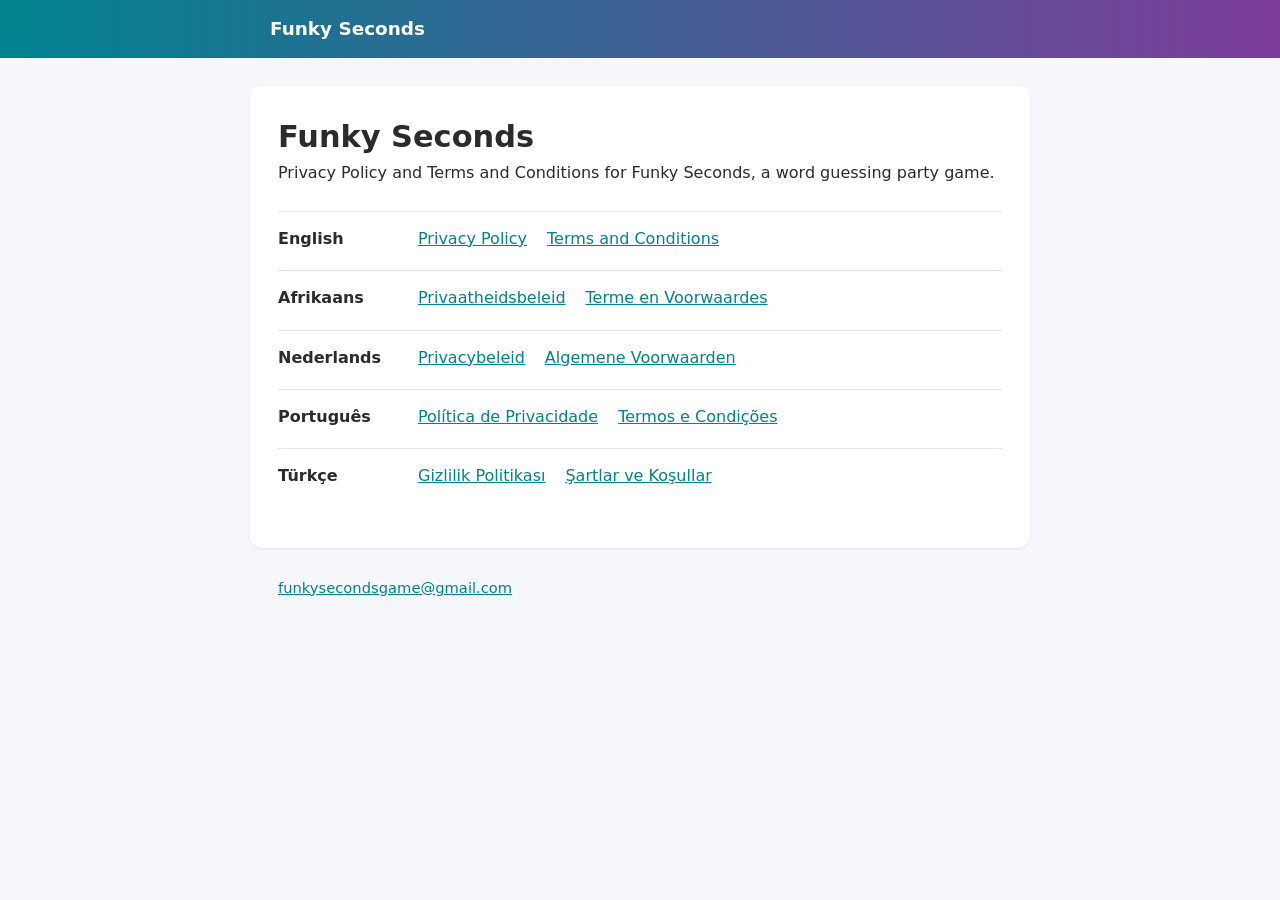
<file: index.html>
<!DOCTYPE html>
<html lang="en">
<head>
  <meta charset="utf-8">
  <meta name="viewport" content="width=device-width, initial-scale=1">
  <title>Funky Seconds – Privacy Policy and Terms and Conditions</title>
  <link rel="stylesheet" href="style.css">
</head>
<body>
  <header>
    <div class="bar">
      <a class="brand" href="./">Funky Seconds</a>
    </div>
  </header>
  <main>
    <h1>Funky Seconds</h1>
    <p>Privacy Policy and Terms and Conditions for Funky Seconds, a word guessing party game.</p>
    <ul class="language-list">
      <li lang="en">
        <span class="lang-name">English</span>
        <span class="doc-links">
          <a href="privacy/">Privacy Policy</a>
          <a href="terms/">Terms and Conditions</a>
        </span>
      </li>
      <li lang="af">
        <span class="lang-name">Afrikaans</span>
        <span class="doc-links">
          <a href="privacy/af/">Privaatheidsbeleid</a>
          <a href="terms/af/">Terme en Voorwaardes</a>
        </span>
      </li>
      <li lang="nl">
        <span class="lang-name">Nederlands</span>
        <span class="doc-links">
          <a href="privacy/nl/">Privacybeleid</a>
          <a href="terms/nl/">Algemene Voorwaarden</a>
        </span>
      </li>
      <li lang="pt">
        <span class="lang-name">Português</span>
        <span class="doc-links">
          <a href="privacy/pt/">Política de Privacidade</a>
          <a href="terms/pt/">Termos e Condições</a>
        </span>
      </li>
      <li lang="tr">
        <span class="lang-name">Türkçe</span>
        <span class="doc-links">
          <a href="privacy/tr/">Gizlilik Politikası</a>
          <a href="terms/tr/">Şartlar ve Koşullar</a>
        </span>
      </li>
    </ul>
  </main>
  <footer>
    <a href="mailto:funkysecondsgame@gmail.com">funkysecondsgame@gmail.com</a>
  </footer>
</body>
</html>
</file>
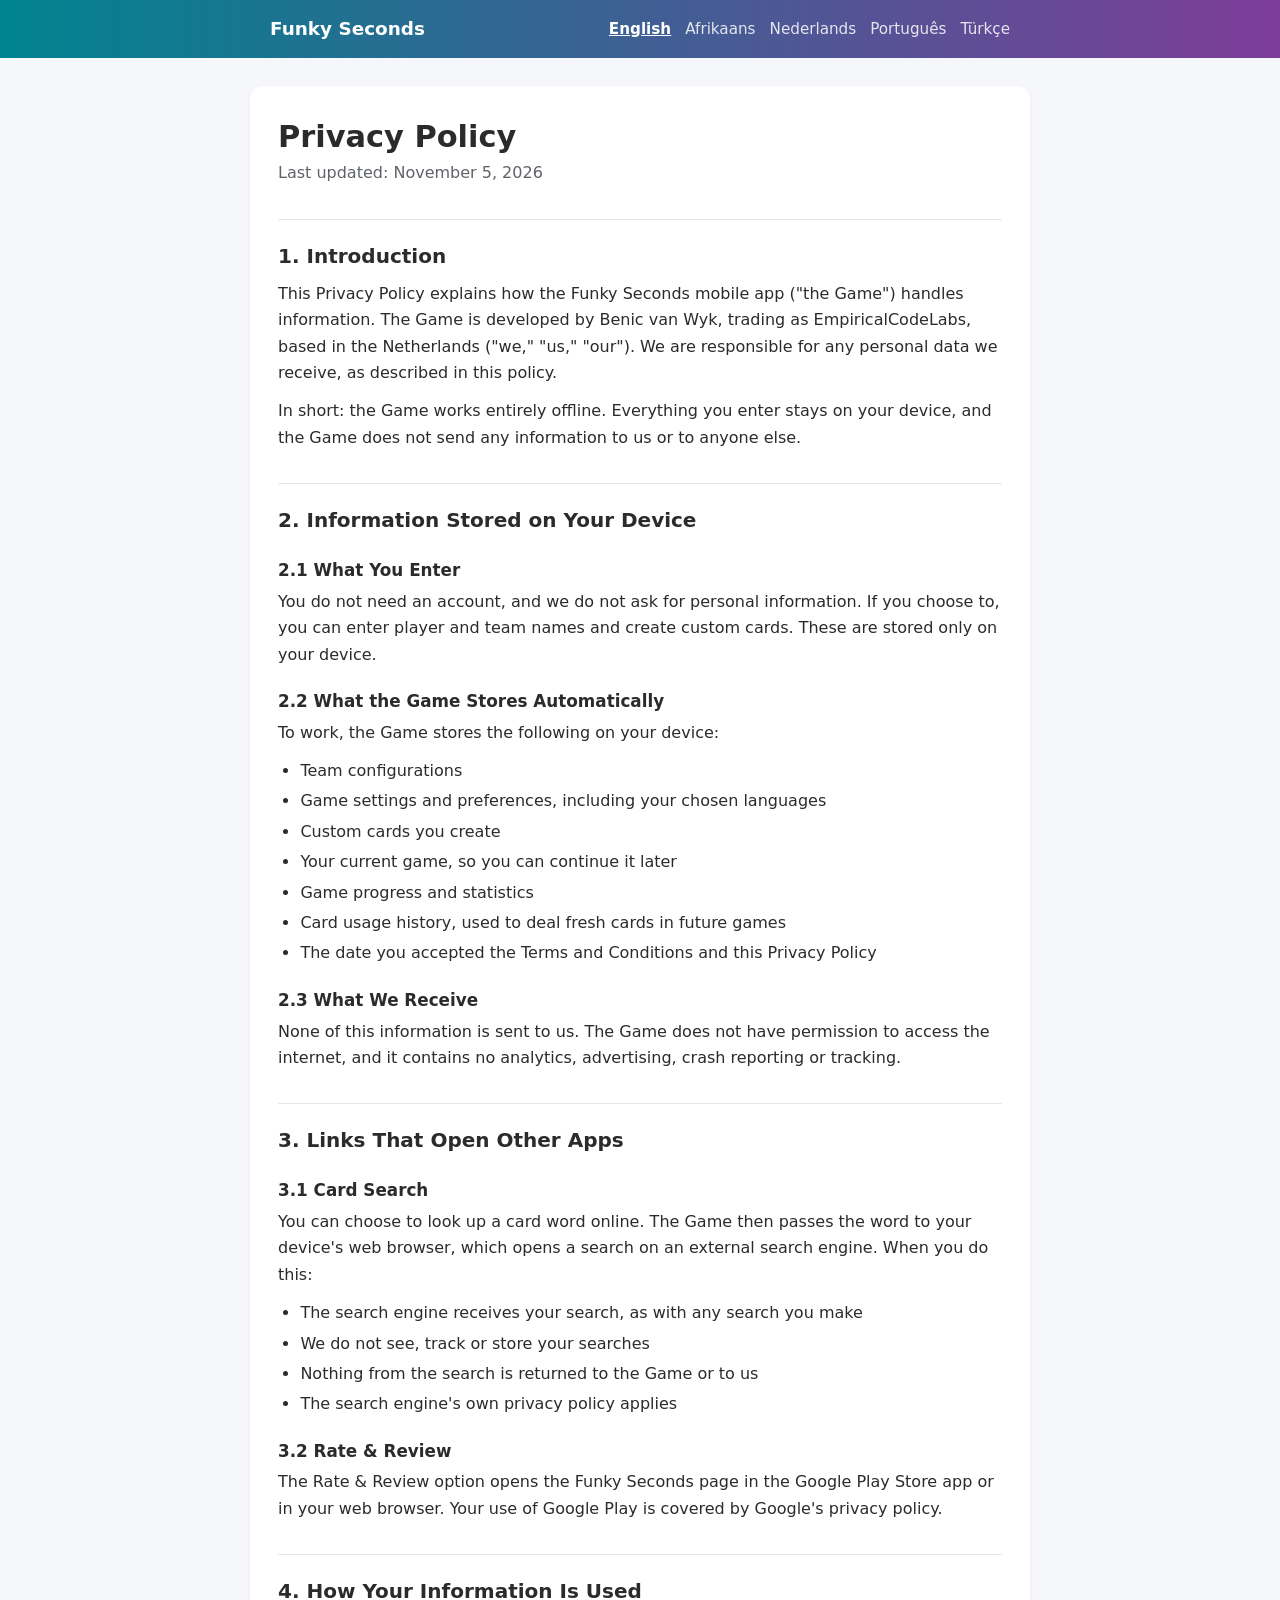
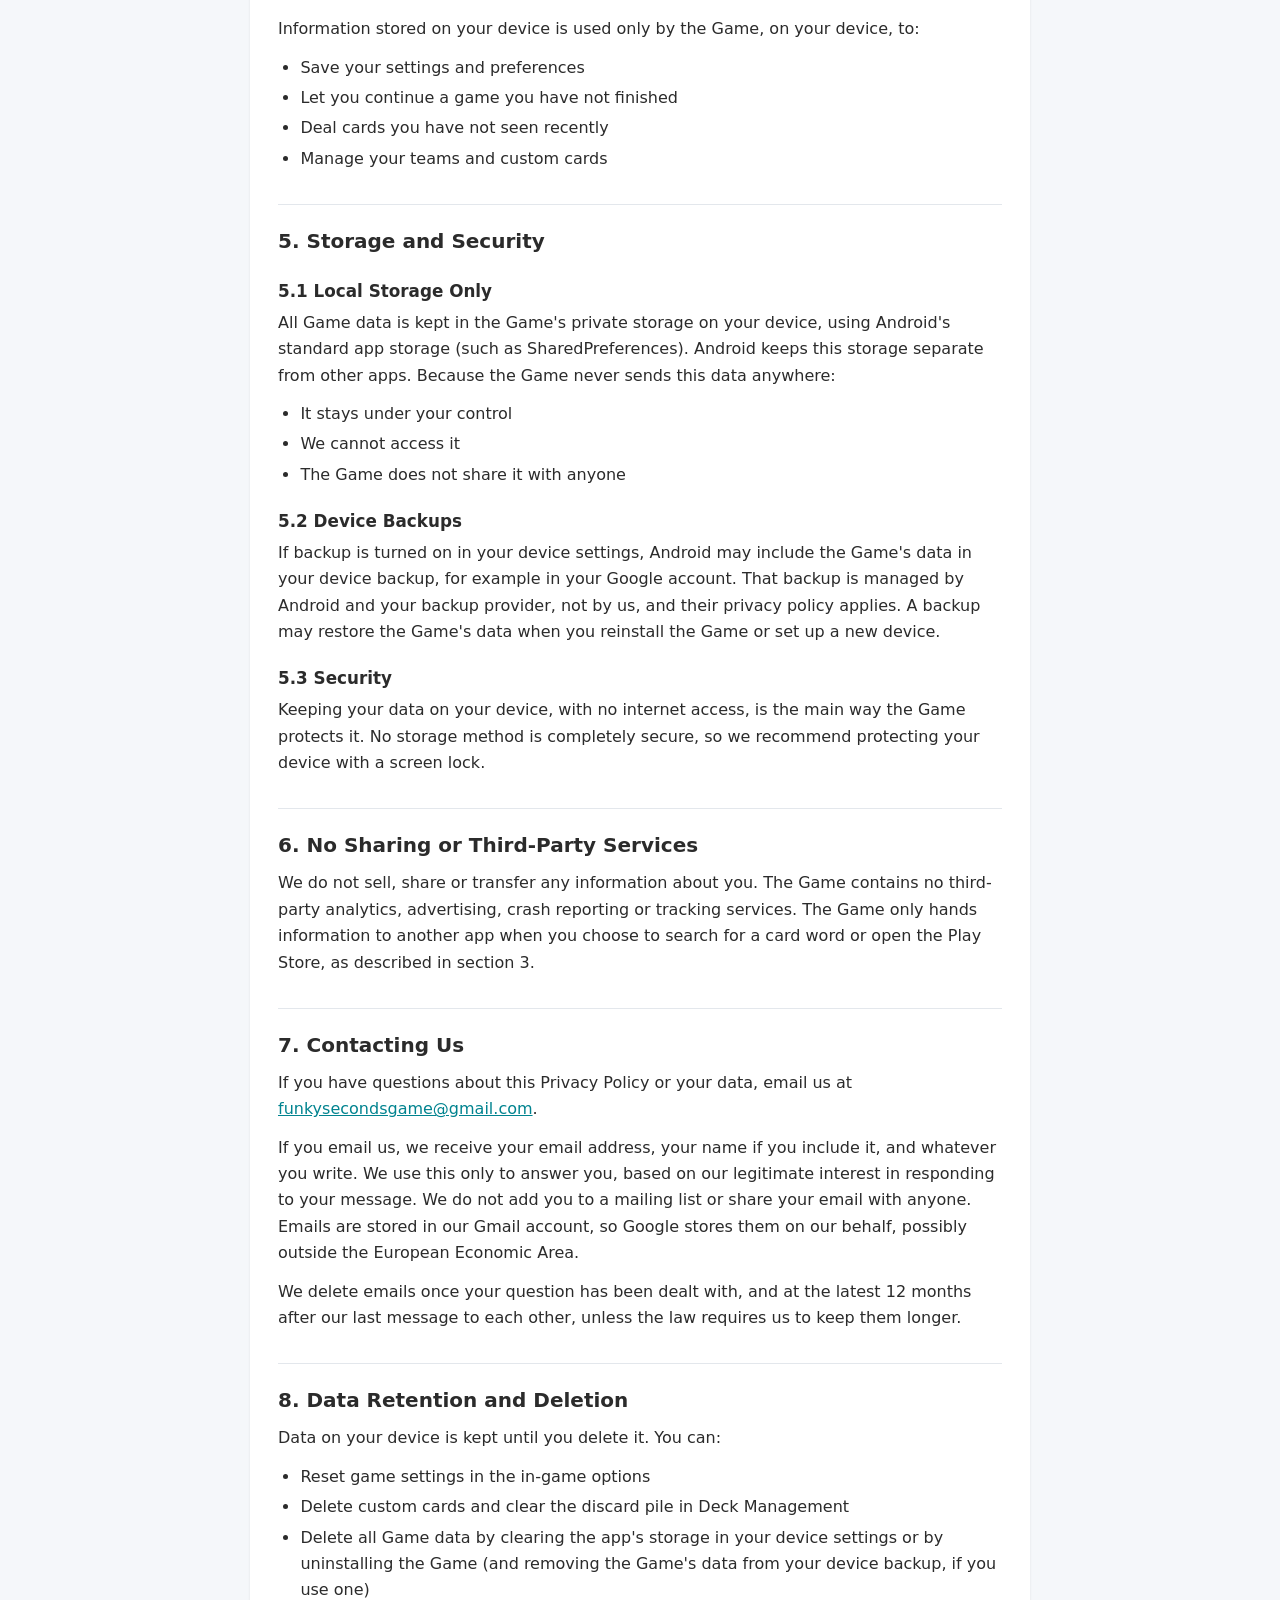
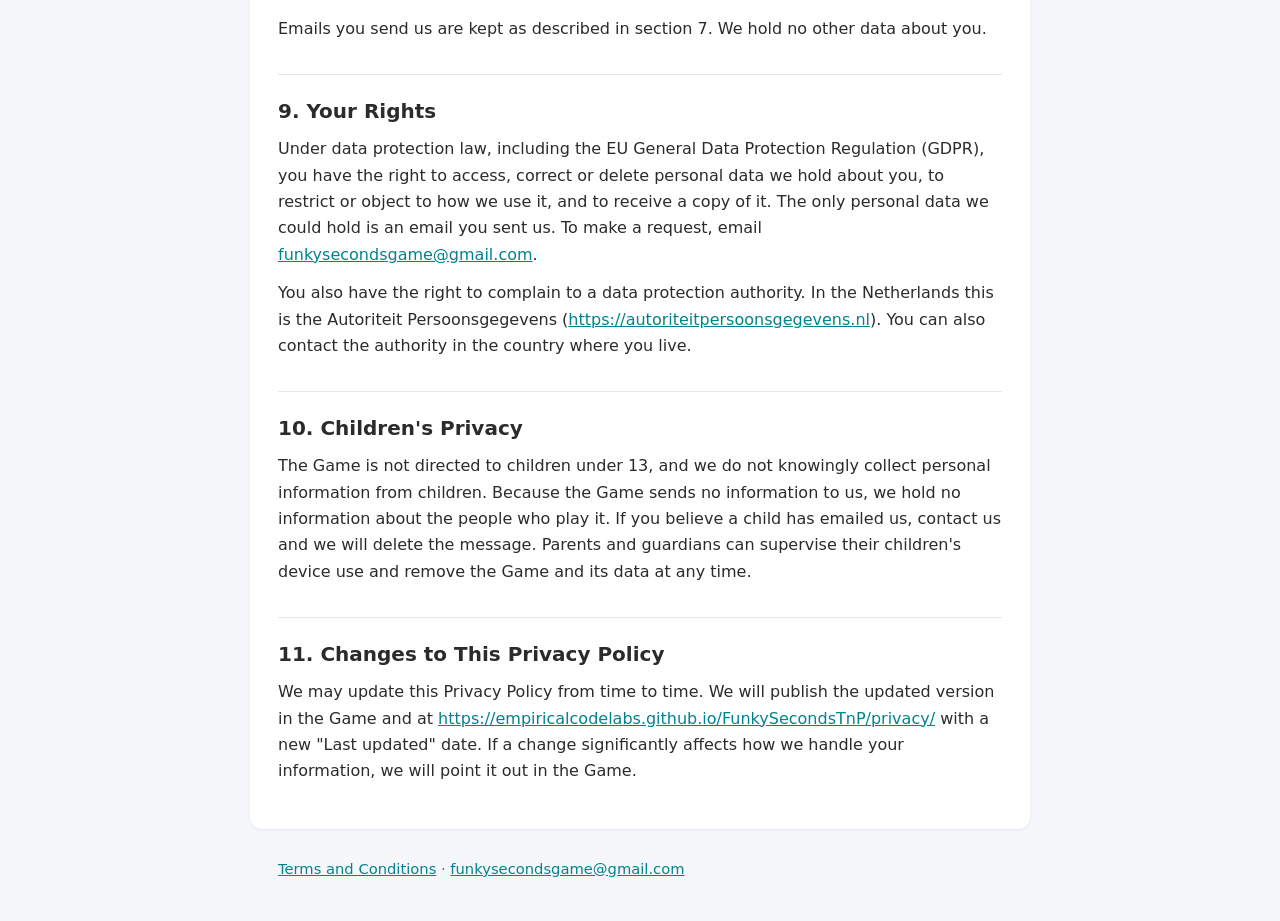
<file: privacy/index.html>
<!DOCTYPE html>
<html lang="en">
<head>
  <meta charset="utf-8">
  <meta name="viewport" content="width=device-width, initial-scale=1">
  <title>Privacy Policy – Funky Seconds</title>
  <link rel="stylesheet" href="../style.css">
</head>
<body>
  <header>
    <div class="bar">
      <a class="brand" href="../">Funky Seconds</a>
      <nav class="langs" aria-label="Language">
        <a href="../privacy/" lang="en" hreflang="en" aria-current="page">English</a>
        <a href="../privacy/af/" lang="af" hreflang="af">Afrikaans</a>
        <a href="../privacy/nl/" lang="nl" hreflang="nl">Nederlands</a>
        <a href="../privacy/pt/" lang="pt" hreflang="pt">Português</a>
        <a href="../privacy/tr/" lang="tr" hreflang="tr">Türkçe</a>
      </nav>
    </div>
  </header>
  <main>
    <h1>Privacy Policy</h1>
    <p class="updated">Last updated: November 5, 2026</p>
    <h2>1. Introduction</h2>
    <p>This Privacy Policy explains how the Funky Seconds mobile app ("the Game") handles information. The Game is developed by Benic van Wyk, trading as EmpiricalCodeLabs, based in the Netherlands ("we," "us," "our"). We are responsible for any personal data we receive, as described in this policy.</p>
    <p>In short: the Game works entirely offline. Everything you enter stays on your device, and the Game does not send any information to us or to anyone else.</p>
    <h2>2. Information Stored on Your Device</h2>
    <h3>2.1 What You Enter</h3>
    <p>You do not need an account, and we do not ask for personal information. If you choose to, you can enter player and team names and create custom cards. These are stored only on your device.</p>
    <h3>2.2 What the Game Stores Automatically</h3>
    <p>To work, the Game stores the following on your device:</p>
    <ul>
      <li>Team configurations</li>
      <li>Game settings and preferences, including your chosen languages</li>
      <li>Custom cards you create</li>
      <li>Your current game, so you can continue it later</li>
      <li>Game progress and statistics</li>
      <li>Card usage history, used to deal fresh cards in future games</li>
      <li>The date you accepted the Terms and Conditions and this Privacy Policy</li>
    </ul>
    <h3>2.3 What We Receive</h3>
    <p>None of this information is sent to us. The Game does not have permission to access the internet, and it contains no analytics, advertising, crash reporting or tracking.</p>
    <h2>3. Links That Open Other Apps</h2>
    <h3>3.1 Card Search</h3>
    <p>You can choose to look up a card word online. The Game then passes the word to your device's web browser, which opens a search on an external search engine. When you do this:</p>
    <ul>
      <li>The search engine receives your search, as with any search you make</li>
      <li>We do not see, track or store your searches</li>
      <li>Nothing from the search is returned to the Game or to us</li>
      <li>The search engine's own privacy policy applies</li>
    </ul>
    <h3>3.2 Rate &amp; Review</h3>
    <p>The Rate &amp; Review option opens the Funky Seconds page in the Google Play Store app or in your web browser. Your use of Google Play is covered by Google's privacy policy.</p>
    <h2>4. How Your Information Is Used</h2>
    <p>Information stored on your device is used only by the Game, on your device, to:</p>
    <ul>
      <li>Save your settings and preferences</li>
      <li>Let you continue a game you have not finished</li>
      <li>Deal cards you have not seen recently</li>
      <li>Manage your teams and custom cards</li>
    </ul>
    <h2>5. Storage and Security</h2>
    <h3>5.1 Local Storage Only</h3>
    <p>All Game data is kept in the Game's private storage on your device, using Android's standard app storage (such as SharedPreferences). Android keeps this storage separate from other apps. Because the Game never sends this data anywhere:</p>
    <ul>
      <li>It stays under your control</li>
      <li>We cannot access it</li>
      <li>The Game does not share it with anyone</li>
    </ul>
    <h3>5.2 Device Backups</h3>
    <p>If backup is turned on in your device settings, Android may include the Game's data in your device backup, for example in your Google account. That backup is managed by Android and your backup provider, not by us, and their privacy policy applies. A backup may restore the Game's data when you reinstall the Game or set up a new device.</p>
    <h3>5.3 Security</h3>
    <p>Keeping your data on your device, with no internet access, is the main way the Game protects it. No storage method is completely secure, so we recommend protecting your device with a screen lock.</p>
    <h2>6. No Sharing or Third-Party Services</h2>
    <p>We do not sell, share or transfer any information about you. The Game contains no third-party analytics, advertising, crash reporting or tracking services. The Game only hands information to another app when you choose to search for a card word or open the Play Store, as described in section 3.</p>
    <h2>7. Contacting Us</h2>
    <p>If you have questions about this Privacy Policy or your data, email us at <a href="mailto:funkysecondsgame@gmail.com">funkysecondsgame@gmail.com</a>.</p>
    <p>If you email us, we receive your email address, your name if you include it, and whatever you write. We use this only to answer you, based on our legitimate interest in responding to your message. We do not add you to a mailing list or share your email with anyone. Emails are stored in our Gmail account, so Google stores them on our behalf, possibly outside the European Economic Area.</p>
    <p>We delete emails once your question has been dealt with, and at the latest 12 months after our last message to each other, unless the law requires us to keep them longer.</p>
    <h2>8. Data Retention and Deletion</h2>
    <p>Data on your device is kept until you delete it. You can:</p>
    <ul>
      <li>Reset game settings in the in-game options</li>
      <li>Delete custom cards and clear the discard pile in Deck Management</li>
      <li>Delete all Game data by clearing the app's storage in your device settings or by uninstalling the Game (and removing the Game's data from your device backup, if you use one)</li>
    </ul>
    <p>Emails you send us are kept as described in section 7. We hold no other data about you.</p>
    <h2>9. Your Rights</h2>
    <p>Under data protection law, including the EU General Data Protection Regulation (GDPR), you have the right to access, correct or delete personal data we hold about you, to restrict or object to how we use it, and to receive a copy of it. The only personal data we could hold is an email you sent us. To make a request, email <a href="mailto:funkysecondsgame@gmail.com">funkysecondsgame@gmail.com</a>.</p>
    <p>You also have the right to complain to a data protection authority. In the Netherlands this is the Autoriteit Persoonsgegevens (<a href="https://autoriteitpersoonsgegevens.nl">https://autoriteitpersoonsgegevens.nl</a>). You can also contact the authority in the country where you live.</p>
    <h2>10. Children's Privacy</h2>
    <p>The Game is not directed to children under 13, and we do not knowingly collect personal information from children. Because the Game sends no information to us, we hold no information about the people who play it. If you believe a child has emailed us, contact us and we will delete the message. Parents and guardians can supervise their children's device use and remove the Game and its data at any time.</p>
    <h2>11. Changes to This Privacy Policy</h2>
    <p>We may update this Privacy Policy from time to time. We will publish the updated version in the Game and at <a href="https://empiricalcodelabs.github.io/FunkySecondsTnP/privacy/">https://empiricalcodelabs.github.io/FunkySecondsTnP/privacy/</a> with a new "Last updated" date. If a change significantly affects how we handle your information, we will point it out in the Game.</p>
  </main>
  <footer>
    <a href="../terms/">Terms and Conditions</a> · <a href="mailto:funkysecondsgame@gmail.com">funkysecondsgame@gmail.com</a>
  </footer>
</body>
</html>
</file>
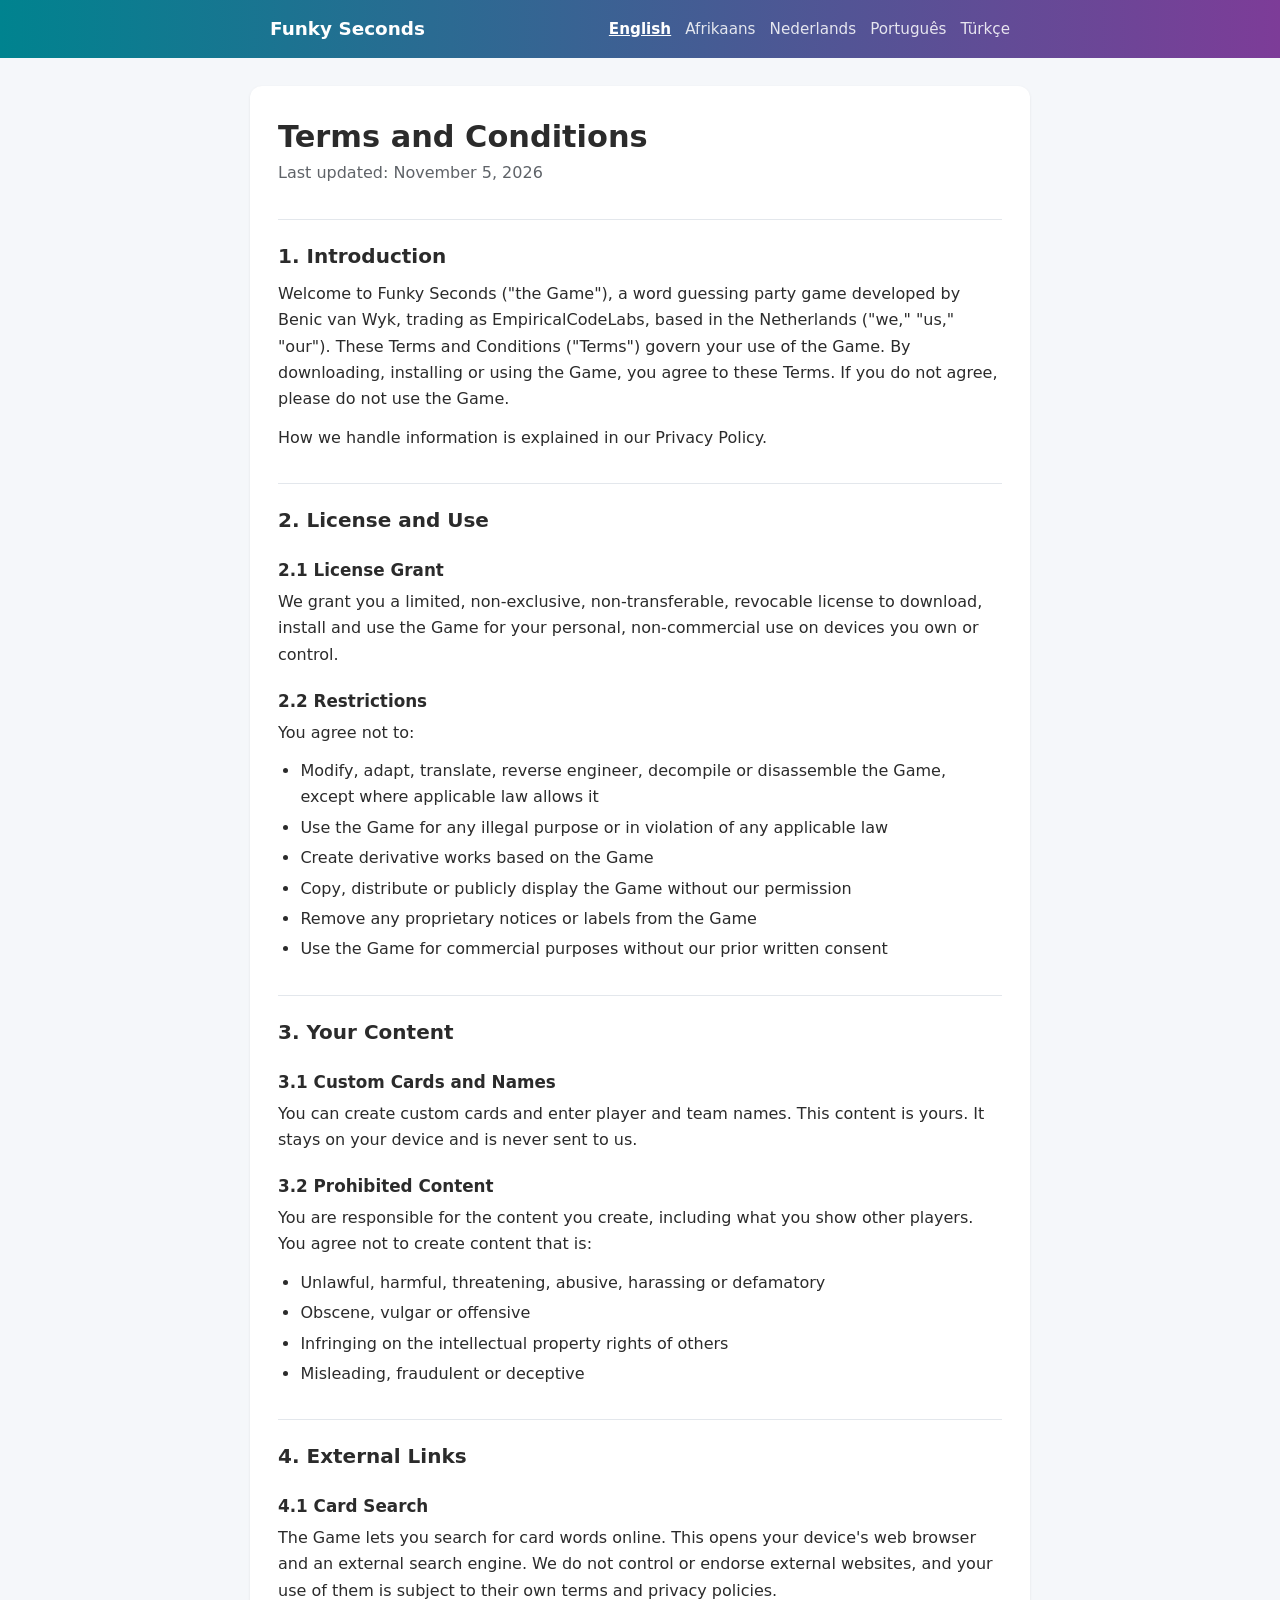
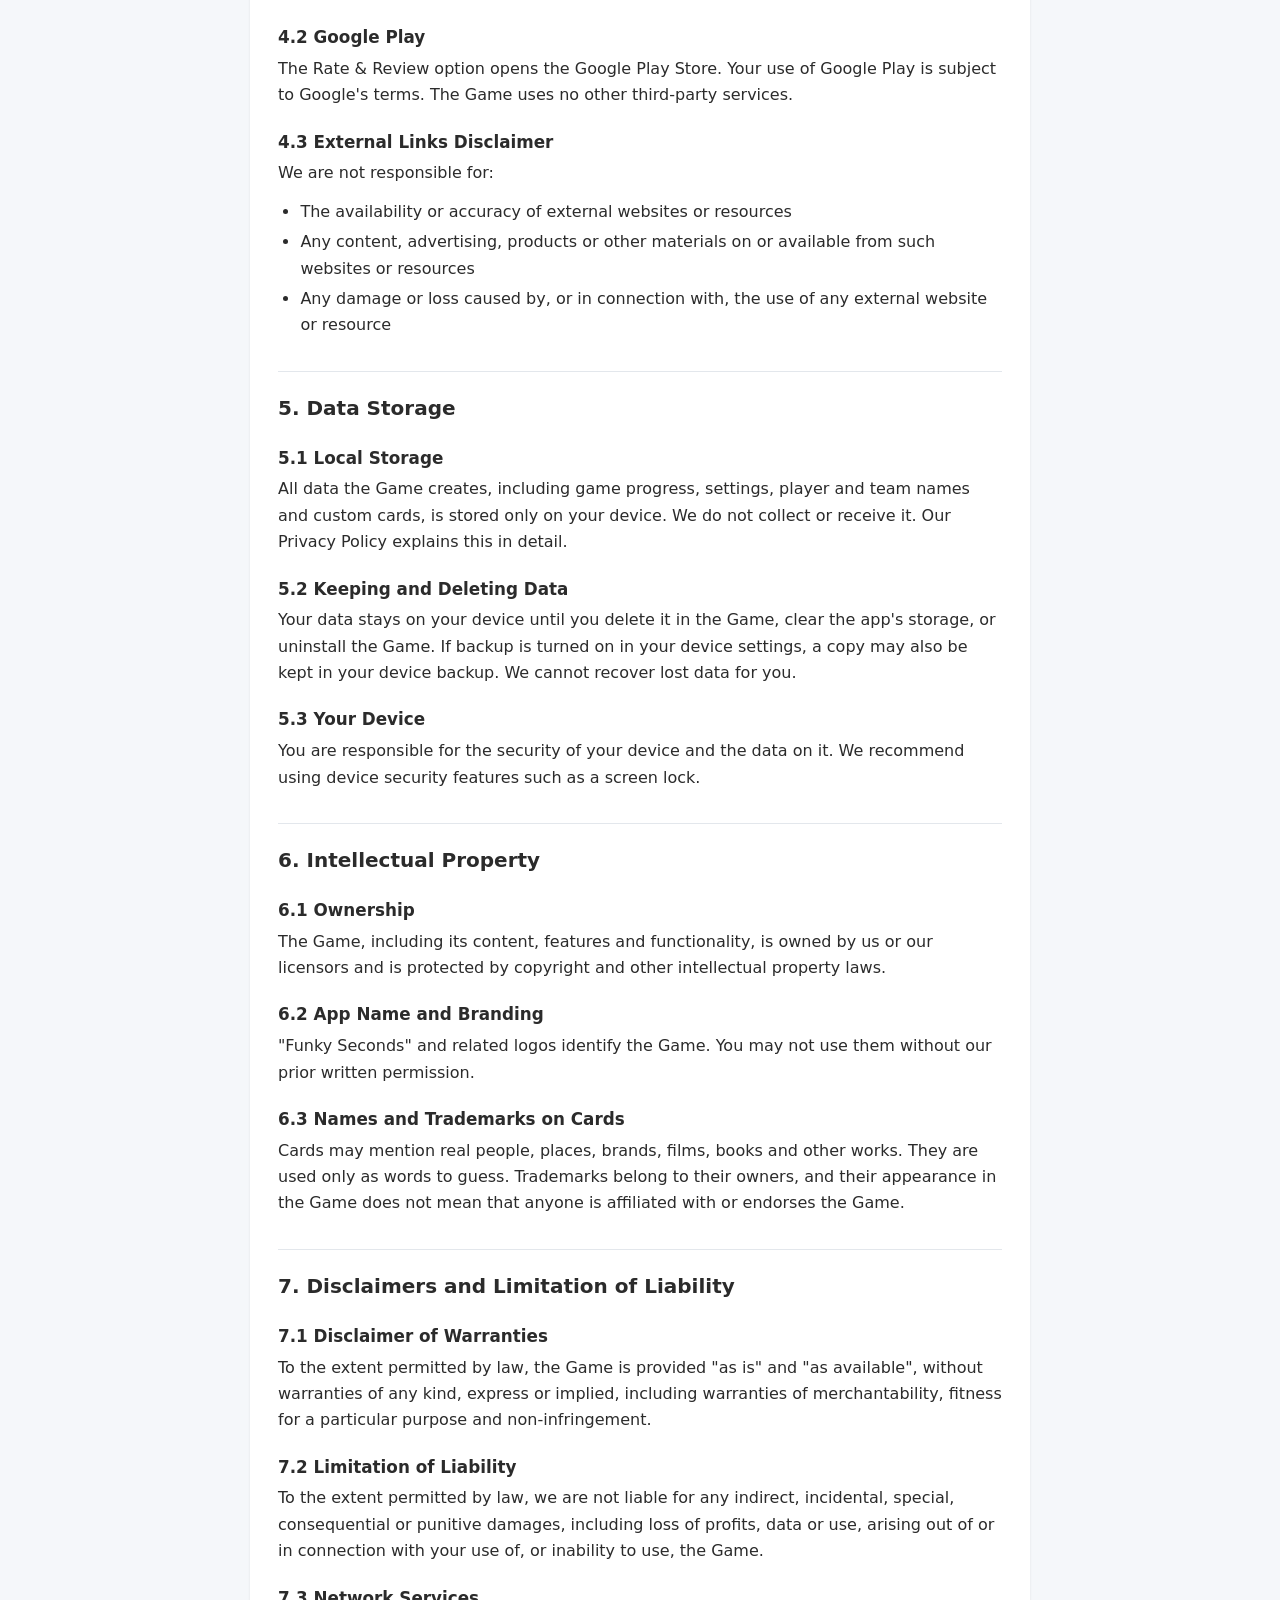
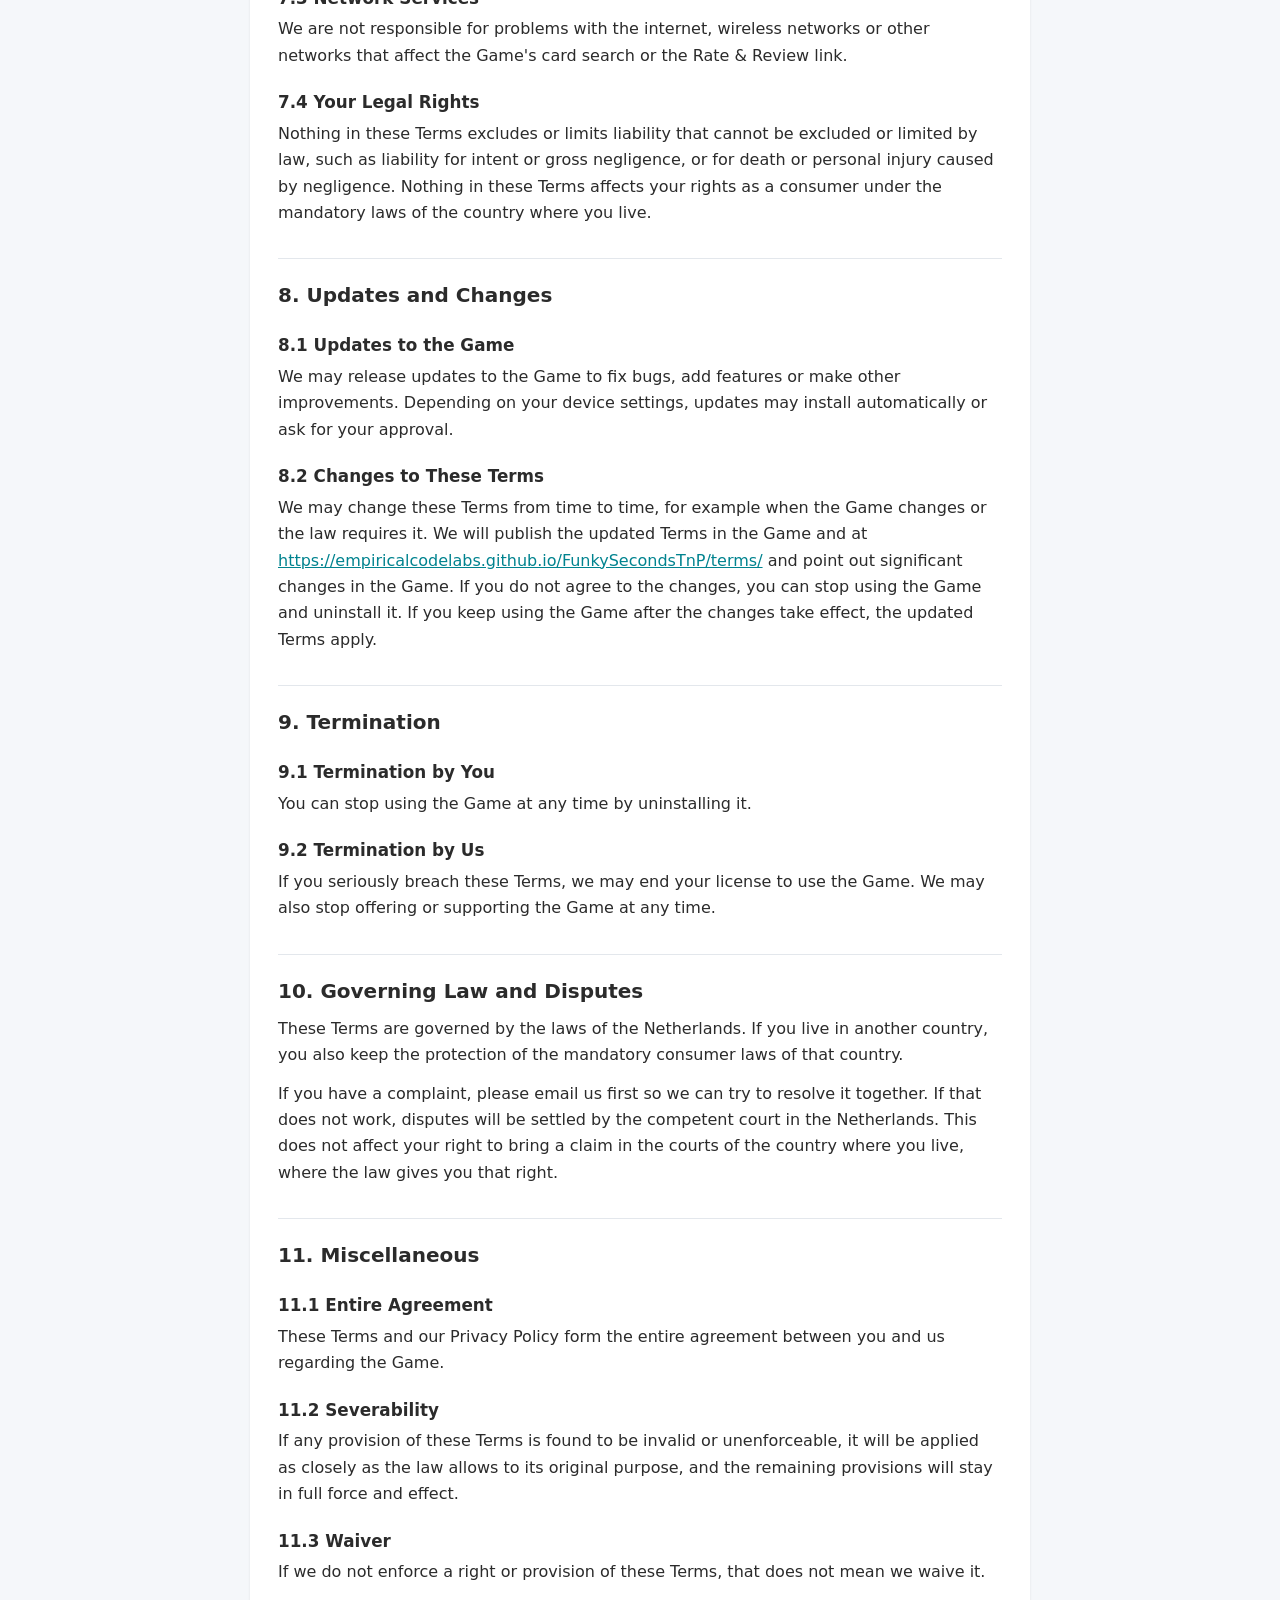
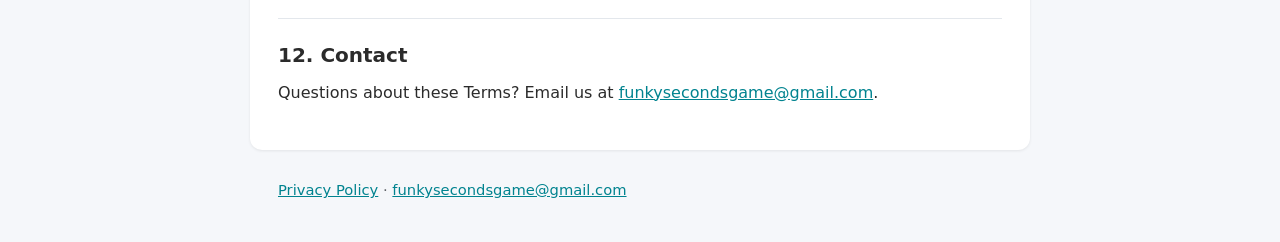
<file: terms/index.html>
<!DOCTYPE html>
<html lang="en">
<head>
  <meta charset="utf-8">
  <meta name="viewport" content="width=device-width, initial-scale=1">
  <title>Terms and Conditions – Funky Seconds</title>
  <link rel="stylesheet" href="../style.css">
</head>
<body>
  <header>
    <div class="bar">
      <a class="brand" href="../">Funky Seconds</a>
      <nav class="langs" aria-label="Language">
        <a href="../terms/" lang="en" hreflang="en" aria-current="page">English</a>
        <a href="../terms/af/" lang="af" hreflang="af">Afrikaans</a>
        <a href="../terms/nl/" lang="nl" hreflang="nl">Nederlands</a>
        <a href="../terms/pt/" lang="pt" hreflang="pt">Português</a>
        <a href="../terms/tr/" lang="tr" hreflang="tr">Türkçe</a>
      </nav>
    </div>
  </header>
  <main>
    <h1>Terms and Conditions</h1>
    <p class="updated">Last updated: November 5, 2026</p>
    <h2>1. Introduction</h2>
    <p>Welcome to Funky Seconds ("the Game"), a word guessing party game developed by Benic van Wyk, trading as EmpiricalCodeLabs, based in the Netherlands ("we," "us," "our"). These Terms and Conditions ("Terms") govern your use of the Game. By downloading, installing or using the Game, you agree to these Terms. If you do not agree, please do not use the Game.</p>
    <p>How we handle information is explained in our Privacy Policy.</p>
    <h2>2. License and Use</h2>
    <h3>2.1 License Grant</h3>
    <p>We grant you a limited, non-exclusive, non-transferable, revocable license to download, install and use the Game for your personal, non-commercial use on devices you own or control.</p>
    <h3>2.2 Restrictions</h3>
    <p>You agree not to:</p>
    <ul>
      <li>Modify, adapt, translate, reverse engineer, decompile or disassemble the Game, except where applicable law allows it</li>
      <li>Use the Game for any illegal purpose or in violation of any applicable law</li>
      <li>Create derivative works based on the Game</li>
      <li>Copy, distribute or publicly display the Game without our permission</li>
      <li>Remove any proprietary notices or labels from the Game</li>
      <li>Use the Game for commercial purposes without our prior written consent</li>
    </ul>
    <h2>3. Your Content</h2>
    <h3>3.1 Custom Cards and Names</h3>
    <p>You can create custom cards and enter player and team names. This content is yours. It stays on your device and is never sent to us.</p>
    <h3>3.2 Prohibited Content</h3>
    <p>You are responsible for the content you create, including what you show other players. You agree not to create content that is:</p>
    <ul>
      <li>Unlawful, harmful, threatening, abusive, harassing or defamatory</li>
      <li>Obscene, vulgar or offensive</li>
      <li>Infringing on the intellectual property rights of others</li>
      <li>Misleading, fraudulent or deceptive</li>
    </ul>
    <h2>4. External Links</h2>
    <h3>4.1 Card Search</h3>
    <p>The Game lets you search for card words online. This opens your device's web browser and an external search engine. We do not control or endorse external websites, and your use of them is subject to their own terms and privacy policies.</p>
    <h3>4.2 Google Play</h3>
    <p>The Rate &amp; Review option opens the Google Play Store. Your use of Google Play is subject to Google's terms. The Game uses no other third-party services.</p>
    <h3>4.3 External Links Disclaimer</h3>
    <p>We are not responsible for:</p>
    <ul>
      <li>The availability or accuracy of external websites or resources</li>
      <li>Any content, advertising, products or other materials on or available from such websites or resources</li>
      <li>Any damage or loss caused by, or in connection with, the use of any external website or resource</li>
    </ul>
    <h2>5. Data Storage</h2>
    <h3>5.1 Local Storage</h3>
    <p>All data the Game creates, including game progress, settings, player and team names and custom cards, is stored only on your device. We do not collect or receive it. Our Privacy Policy explains this in detail.</p>
    <h3>5.2 Keeping and Deleting Data</h3>
    <p>Your data stays on your device until you delete it in the Game, clear the app's storage, or uninstall the Game. If backup is turned on in your device settings, a copy may also be kept in your device backup. We cannot recover lost data for you.</p>
    <h3>5.3 Your Device</h3>
    <p>You are responsible for the security of your device and the data on it. We recommend using device security features such as a screen lock.</p>
    <h2>6. Intellectual Property</h2>
    <h3>6.1 Ownership</h3>
    <p>The Game, including its content, features and functionality, is owned by us or our licensors and is protected by copyright and other intellectual property laws.</p>
    <h3>6.2 App Name and Branding</h3>
    <p>"Funky Seconds" and related logos identify the Game. You may not use them without our prior written permission.</p>
    <h3>6.3 Names and Trademarks on Cards</h3>
    <p>Cards may mention real people, places, brands, films, books and other works. They are used only as words to guess. Trademarks belong to their owners, and their appearance in the Game does not mean that anyone is affiliated with or endorses the Game.</p>
    <h2>7. Disclaimers and Limitation of Liability</h2>
    <h3>7.1 Disclaimer of Warranties</h3>
    <p>To the extent permitted by law, the Game is provided "as is" and "as available", without warranties of any kind, express or implied, including warranties of merchantability, fitness for a particular purpose and non-infringement.</p>
    <h3>7.2 Limitation of Liability</h3>
    <p>To the extent permitted by law, we are not liable for any indirect, incidental, special, consequential or punitive damages, including loss of profits, data or use, arising out of or in connection with your use of, or inability to use, the Game.</p>
    <h3>7.3 Network Services</h3>
    <p>We are not responsible for problems with the internet, wireless networks or other networks that affect the Game's card search or the Rate &amp; Review link.</p>
    <h3>7.4 Your Legal Rights</h3>
    <p>Nothing in these Terms excludes or limits liability that cannot be excluded or limited by law, such as liability for intent or gross negligence, or for death or personal injury caused by negligence. Nothing in these Terms affects your rights as a consumer under the mandatory laws of the country where you live.</p>
    <h2>8. Updates and Changes</h2>
    <h3>8.1 Updates to the Game</h3>
    <p>We may release updates to the Game to fix bugs, add features or make other improvements. Depending on your device settings, updates may install automatically or ask for your approval.</p>
    <h3>8.2 Changes to These Terms</h3>
    <p>We may change these Terms from time to time, for example when the Game changes or the law requires it. We will publish the updated Terms in the Game and at <a href="https://empiricalcodelabs.github.io/FunkySecondsTnP/terms/">https://empiricalcodelabs.github.io/FunkySecondsTnP/terms/</a> and point out significant changes in the Game. If you do not agree to the changes, you can stop using the Game and uninstall it. If you keep using the Game after the changes take effect, the updated Terms apply.</p>
    <h2>9. Termination</h2>
    <h3>9.1 Termination by You</h3>
    <p>You can stop using the Game at any time by uninstalling it.</p>
    <h3>9.2 Termination by Us</h3>
    <p>If you seriously breach these Terms, we may end your license to use the Game. We may also stop offering or supporting the Game at any time.</p>
    <h2>10. Governing Law and Disputes</h2>
    <p>These Terms are governed by the laws of the Netherlands. If you live in another country, you also keep the protection of the mandatory consumer laws of that country.</p>
    <p>If you have a complaint, please email us first so we can try to resolve it together. If that does not work, disputes will be settled by the competent court in the Netherlands. This does not affect your right to bring a claim in the courts of the country where you live, where the law gives you that right.</p>
    <h2>11. Miscellaneous</h2>
    <h3>11.1 Entire Agreement</h3>
    <p>These Terms and our Privacy Policy form the entire agreement between you and us regarding the Game.</p>
    <h3>11.2 Severability</h3>
    <p>If any provision of these Terms is found to be invalid or unenforceable, it will be applied as closely as the law allows to its original purpose, and the remaining provisions will stay in full force and effect.</p>
    <h3>11.3 Waiver</h3>
    <p>If we do not enforce a right or provision of these Terms, that does not mean we waive it.</p>
    <h2>12. Contact</h2>
    <p>Questions about these Terms? Email us at <a href="mailto:funkysecondsgame@gmail.com">funkysecondsgame@gmail.com</a>.</p>
  </main>
  <footer>
    <a href="../privacy/">Privacy Policy</a> · <a href="mailto:funkysecondsgame@gmail.com">funkysecondsgame@gmail.com</a>
  </footer>
</body>
</html>
</file>
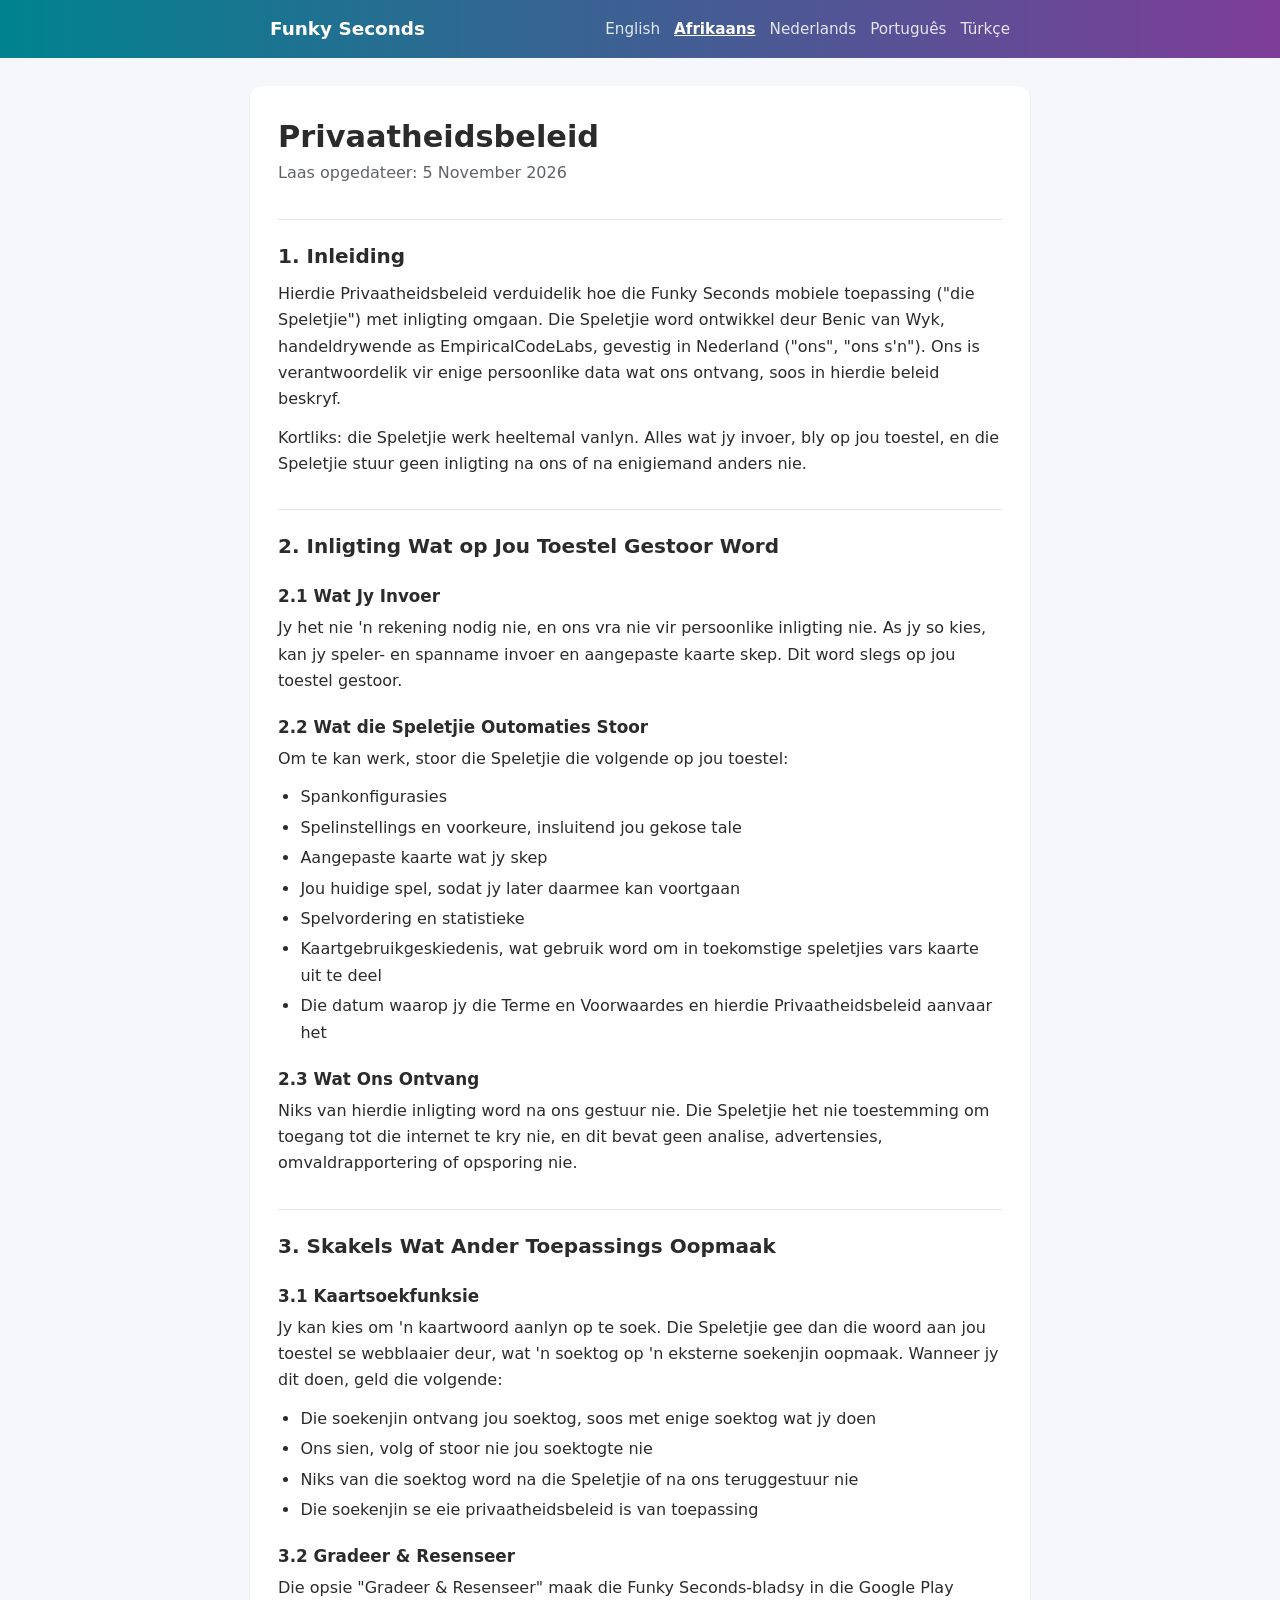
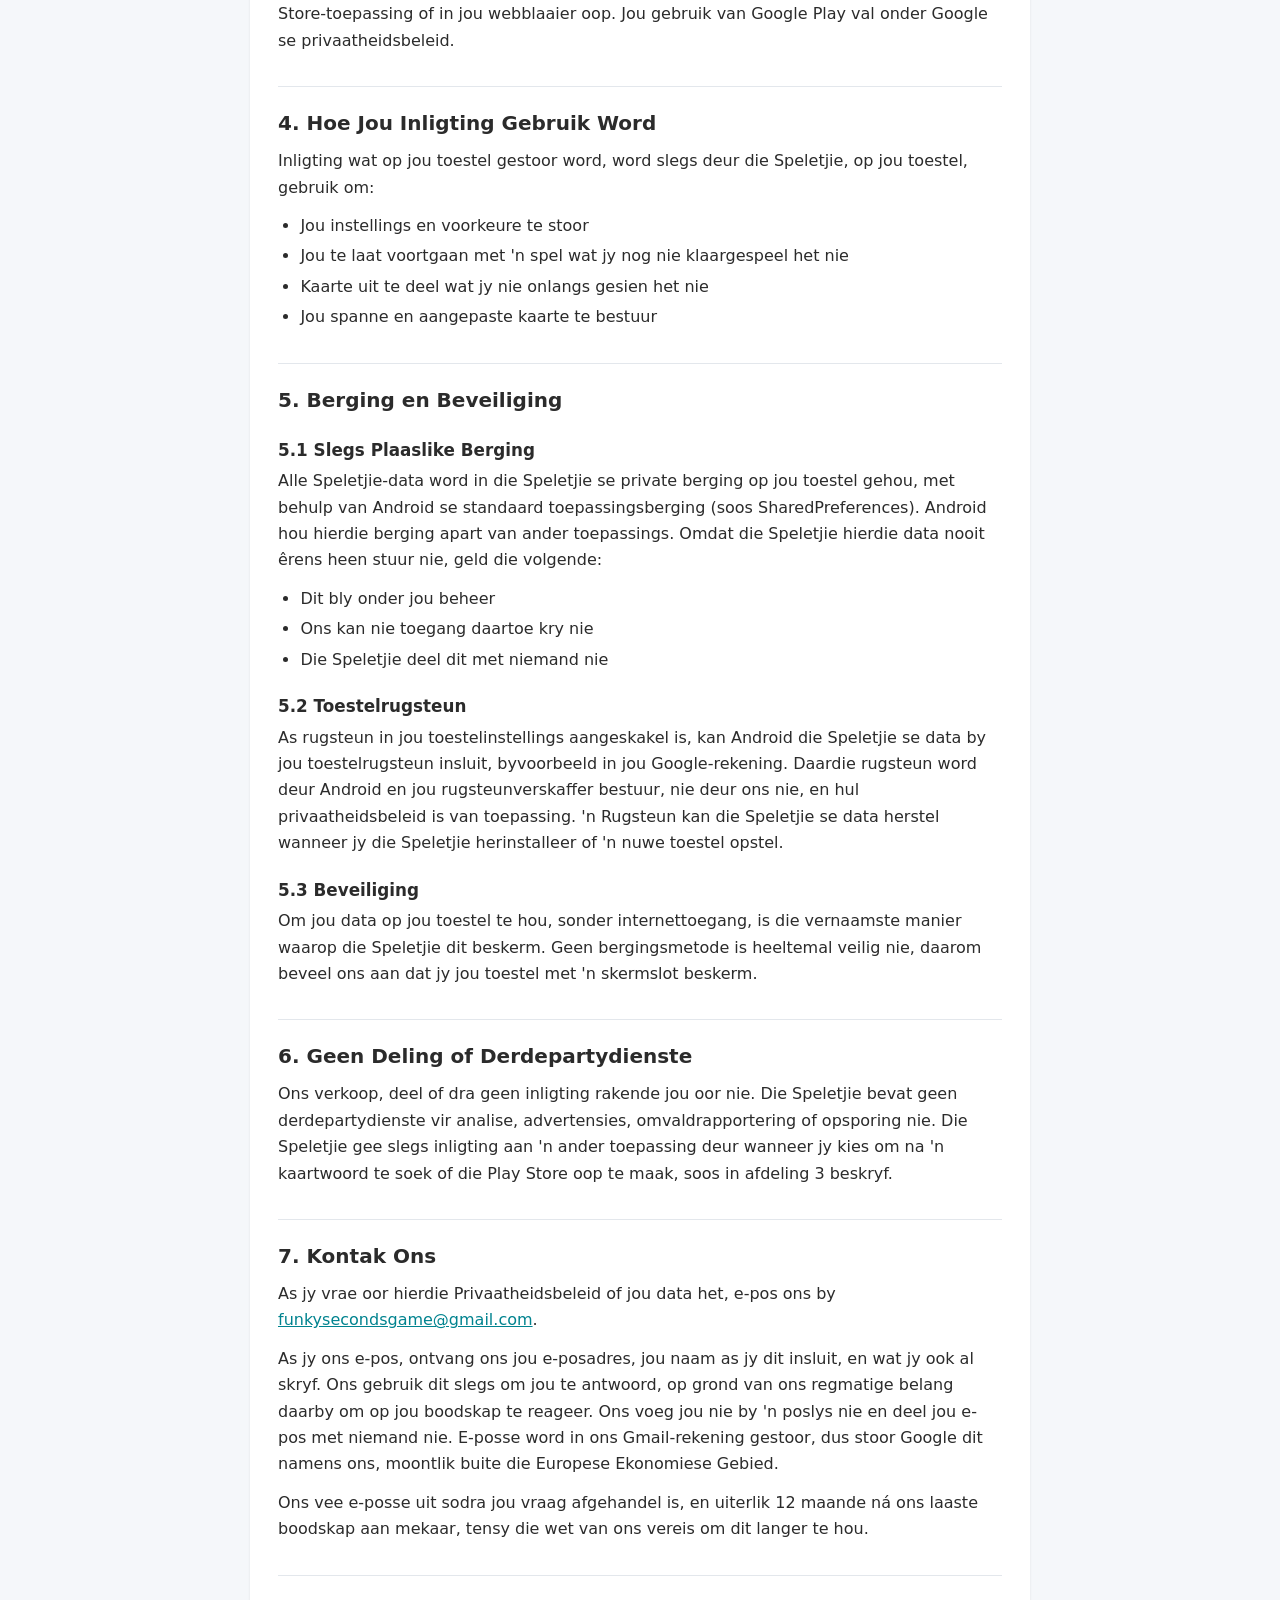
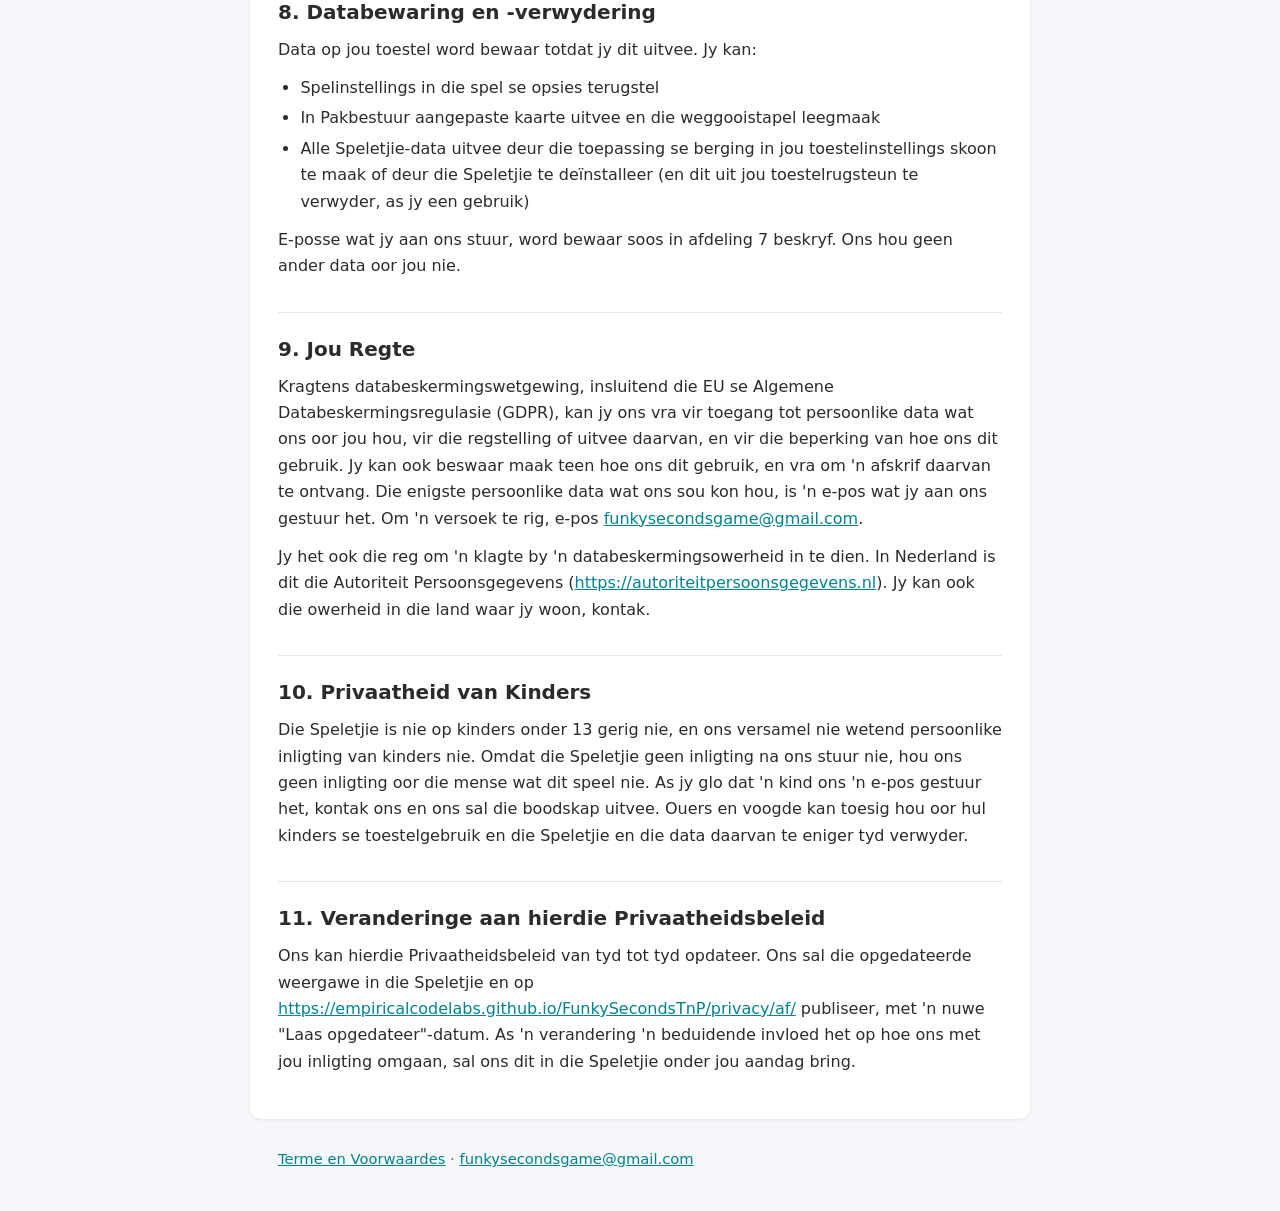
<file: privacy/af/index.html>
<!DOCTYPE html>
<html lang="af">
<head>
  <meta charset="utf-8">
  <meta name="viewport" content="width=device-width, initial-scale=1">
  <title>Privaatheidsbeleid – Funky Seconds</title>
  <link rel="stylesheet" href="../../style.css">
</head>
<body>
  <header>
    <div class="bar">
      <a class="brand" href="../../">Funky Seconds</a>
      <nav class="langs" aria-label="Language">
        <a href="../../privacy/" lang="en" hreflang="en">English</a>
        <a href="../../privacy/af/" lang="af" hreflang="af" aria-current="page">Afrikaans</a>
        <a href="../../privacy/nl/" lang="nl" hreflang="nl">Nederlands</a>
        <a href="../../privacy/pt/" lang="pt" hreflang="pt">Português</a>
        <a href="../../privacy/tr/" lang="tr" hreflang="tr">Türkçe</a>
      </nav>
    </div>
  </header>
  <main>
    <h1>Privaatheidsbeleid</h1>
    <p class="updated">Laas opgedateer: 5 November 2026</p>
    <h2>1. Inleiding</h2>
    <p>Hierdie Privaatheidsbeleid verduidelik hoe die Funky Seconds mobiele toepassing ("die Speletjie") met inligting omgaan. Die Speletjie word ontwikkel deur Benic van Wyk, handeldrywende as EmpiricalCodeLabs, gevestig in Nederland ("ons", "ons s'n"). Ons is verantwoordelik vir enige persoonlike data wat ons ontvang, soos in hierdie beleid beskryf.</p>
    <p>Kortliks: die Speletjie werk heeltemal vanlyn. Alles wat jy invoer, bly op jou toestel, en die Speletjie stuur geen inligting na ons of na enigiemand anders nie.</p>
    <h2>2. Inligting Wat op Jou Toestel Gestoor Word</h2>
    <h3>2.1 Wat Jy Invoer</h3>
    <p>Jy het nie 'n rekening nodig nie, en ons vra nie vir persoonlike inligting nie. As jy so kies, kan jy speler- en spanname invoer en aangepaste kaarte skep. Dit word slegs op jou toestel gestoor.</p>
    <h3>2.2 Wat die Speletjie Outomaties Stoor</h3>
    <p>Om te kan werk, stoor die Speletjie die volgende op jou toestel:</p>
    <ul>
      <li>Spankonfigurasies</li>
      <li>Spelinstellings en voorkeure, insluitend jou gekose tale</li>
      <li>Aangepaste kaarte wat jy skep</li>
      <li>Jou huidige spel, sodat jy later daarmee kan voortgaan</li>
      <li>Spelvordering en statistieke</li>
      <li>Kaartgebruikgeskiedenis, wat gebruik word om in toekomstige speletjies vars kaarte uit te deel</li>
      <li>Die datum waarop jy die Terme en Voorwaardes en hierdie Privaatheidsbeleid aanvaar het</li>
    </ul>
    <h3>2.3 Wat Ons Ontvang</h3>
    <p>Niks van hierdie inligting word na ons gestuur nie. Die Speletjie het nie toestemming om toegang tot die internet te kry nie, en dit bevat geen analise, advertensies, omvaldrapportering of opsporing nie.</p>
    <h2>3. Skakels Wat Ander Toepassings Oopmaak</h2>
    <h3>3.1 Kaartsoekfunksie</h3>
    <p>Jy kan kies om 'n kaartwoord aanlyn op te soek. Die Speletjie gee dan die woord aan jou toestel se webblaaier deur, wat 'n soektog op 'n eksterne soekenjin oopmaak. Wanneer jy dit doen, geld die volgende:</p>
    <ul>
      <li>Die soekenjin ontvang jou soektog, soos met enige soektog wat jy doen</li>
      <li>Ons sien, volg of stoor nie jou soektogte nie</li>
      <li>Niks van die soektog word na die Speletjie of na ons teruggestuur nie</li>
      <li>Die soekenjin se eie privaatheidsbeleid is van toepassing</li>
    </ul>
    <h3>3.2 Gradeer &amp; Resenseer</h3>
    <p>Die opsie "Gradeer &amp; Resenseer" maak die Funky Seconds-bladsy in die Google Play Store-toepassing of in jou webblaaier oop. Jou gebruik van Google Play val onder Google se privaatheidsbeleid.</p>
    <h2>4. Hoe Jou Inligting Gebruik Word</h2>
    <p>Inligting wat op jou toestel gestoor word, word slegs deur die Speletjie, op jou toestel, gebruik om:</p>
    <ul>
      <li>Jou instellings en voorkeure te stoor</li>
      <li>Jou te laat voortgaan met 'n spel wat jy nog nie klaargespeel het nie</li>
      <li>Kaarte uit te deel wat jy nie onlangs gesien het nie</li>
      <li>Jou spanne en aangepaste kaarte te bestuur</li>
    </ul>
    <h2>5. Berging en Beveiliging</h2>
    <h3>5.1 Slegs Plaaslike Berging</h3>
    <p>Alle Speletjie-data word in die Speletjie se private berging op jou toestel gehou, met behulp van Android se standaard toepassingsberging (soos SharedPreferences). Android hou hierdie berging apart van ander toepassings. Omdat die Speletjie hierdie data nooit êrens heen stuur nie, geld die volgende:</p>
    <ul>
      <li>Dit bly onder jou beheer</li>
      <li>Ons kan nie toegang daartoe kry nie</li>
      <li>Die Speletjie deel dit met niemand nie</li>
    </ul>
    <h3>5.2 Toestelrugsteun</h3>
    <p>As rugsteun in jou toestelinstellings aangeskakel is, kan Android die Speletjie se data by jou toestelrugsteun insluit, byvoorbeeld in jou Google-rekening. Daardie rugsteun word deur Android en jou rugsteunverskaffer bestuur, nie deur ons nie, en hul privaatheidsbeleid is van toepassing. 'n Rugsteun kan die Speletjie se data herstel wanneer jy die Speletjie herinstalleer of 'n nuwe toestel opstel.</p>
    <h3>5.3 Beveiliging</h3>
    <p>Om jou data op jou toestel te hou, sonder internettoegang, is die vernaamste manier waarop die Speletjie dit beskerm. Geen bergingsmetode is heeltemal veilig nie, daarom beveel ons aan dat jy jou toestel met 'n skermslot beskerm.</p>
    <h2>6. Geen Deling of Derdepartydienste</h2>
    <p>Ons verkoop, deel of dra geen inligting rakende jou oor nie. Die Speletjie bevat geen derdepartydienste vir analise, advertensies, omvaldrapportering of opsporing nie. Die Speletjie gee slegs inligting aan 'n ander toepassing deur wanneer jy kies om na 'n kaartwoord te soek of die Play Store oop te maak, soos in afdeling 3 beskryf.</p>
    <h2>7. Kontak Ons</h2>
    <p>As jy vrae oor hierdie Privaatheidsbeleid of jou data het, e-pos ons by <a href="mailto:funkysecondsgame@gmail.com">funkysecondsgame@gmail.com</a>.</p>
    <p>As jy ons e-pos, ontvang ons jou e-posadres, jou naam as jy dit insluit, en wat jy ook al skryf. Ons gebruik dit slegs om jou te antwoord, op grond van ons regmatige belang daarby om op jou boodskap te reageer. Ons voeg jou nie by 'n poslys nie en deel jou e-pos met niemand nie. E-posse word in ons Gmail-rekening gestoor, dus stoor Google dit namens ons, moontlik buite die Europese Ekonomiese Gebied.</p>
    <p>Ons vee e-posse uit sodra jou vraag afgehandel is, en uiterlik 12 maande ná ons laaste boodskap aan mekaar, tensy die wet van ons vereis om dit langer te hou.</p>
    <h2>8. Databewaring en -verwydering</h2>
    <p>Data op jou toestel word bewaar totdat jy dit uitvee. Jy kan:</p>
    <ul>
      <li>Spelinstellings in die spel se opsies terugstel</li>
      <li>In Pakbestuur aangepaste kaarte uitvee en die weggooistapel leegmaak</li>
      <li>Alle Speletjie-data uitvee deur die toepassing se berging in jou toestelinstellings skoon te maak of deur die Speletjie te deïnstalleer (en dit uit jou toestelrugsteun te verwyder, as jy een gebruik)</li>
    </ul>
    <p>E-posse wat jy aan ons stuur, word bewaar soos in afdeling 7 beskryf. Ons hou geen ander data oor jou nie.</p>
    <h2>9. Jou Regte</h2>
    <p>Kragtens databeskermingswetgewing, insluitend die EU se Algemene Databeskermingsregulasie (GDPR), kan jy ons vra vir toegang tot persoonlike data wat ons oor jou hou, vir die regstelling of uitvee daarvan, en vir die beperking van hoe ons dit gebruik. Jy kan ook beswaar maak teen hoe ons dit gebruik, en vra om 'n afskrif daarvan te ontvang. Die enigste persoonlike data wat ons sou kon hou, is 'n e-pos wat jy aan ons gestuur het. Om 'n versoek te rig, e-pos <a href="mailto:funkysecondsgame@gmail.com">funkysecondsgame@gmail.com</a>.</p>
    <p>Jy het ook die reg om 'n klagte by 'n databeskermingsowerheid in te dien. In Nederland is dit die Autoriteit Persoonsgegevens (<a href="https://autoriteitpersoonsgegevens.nl">https://autoriteitpersoonsgegevens.nl</a>). Jy kan ook die owerheid in die land waar jy woon, kontak.</p>
    <h2>10. Privaatheid van Kinders</h2>
    <p>Die Speletjie is nie op kinders onder 13 gerig nie, en ons versamel nie wetend persoonlike inligting van kinders nie. Omdat die Speletjie geen inligting na ons stuur nie, hou ons geen inligting oor die mense wat dit speel nie. As jy glo dat 'n kind ons 'n e-pos gestuur het, kontak ons en ons sal die boodskap uitvee. Ouers en voogde kan toesig hou oor hul kinders se toestelgebruik en die Speletjie en die data daarvan te eniger tyd verwyder.</p>
    <h2>11. Veranderinge aan hierdie Privaatheidsbeleid</h2>
    <p>Ons kan hierdie Privaatheidsbeleid van tyd tot tyd opdateer. Ons sal die opgedateerde weergawe in die Speletjie en op <a href="https://empiricalcodelabs.github.io/FunkySecondsTnP/privacy/af/">https://empiricalcodelabs.github.io/FunkySecondsTnP/privacy/af/</a> publiseer, met 'n nuwe "Laas opgedateer"-datum. As 'n verandering 'n beduidende invloed het op hoe ons met jou inligting omgaan, sal ons dit in die Speletjie onder jou aandag bring.</p>
  </main>
  <footer>
    <a href="../../terms/af/">Terme en Voorwaardes</a> · <a href="mailto:funkysecondsgame@gmail.com">funkysecondsgame@gmail.com</a>
  </footer>
</body>
</html>
</file>
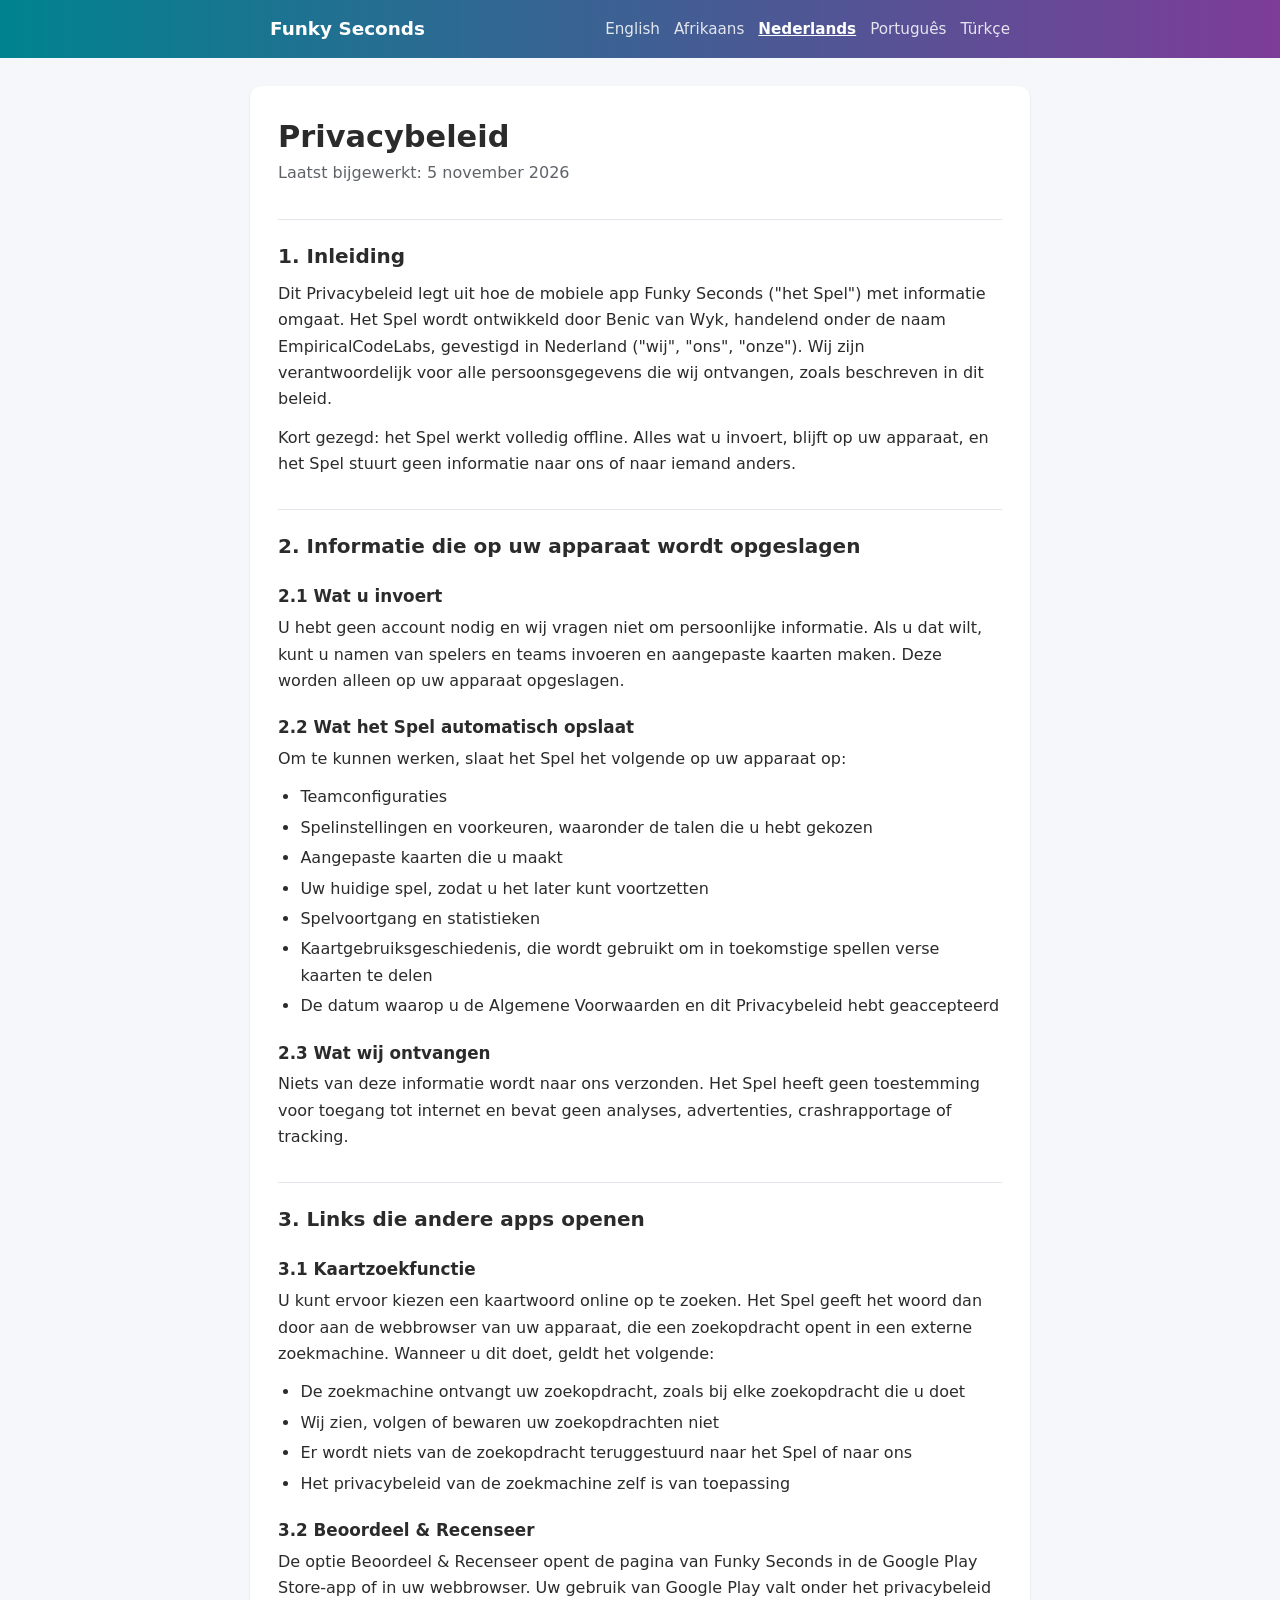
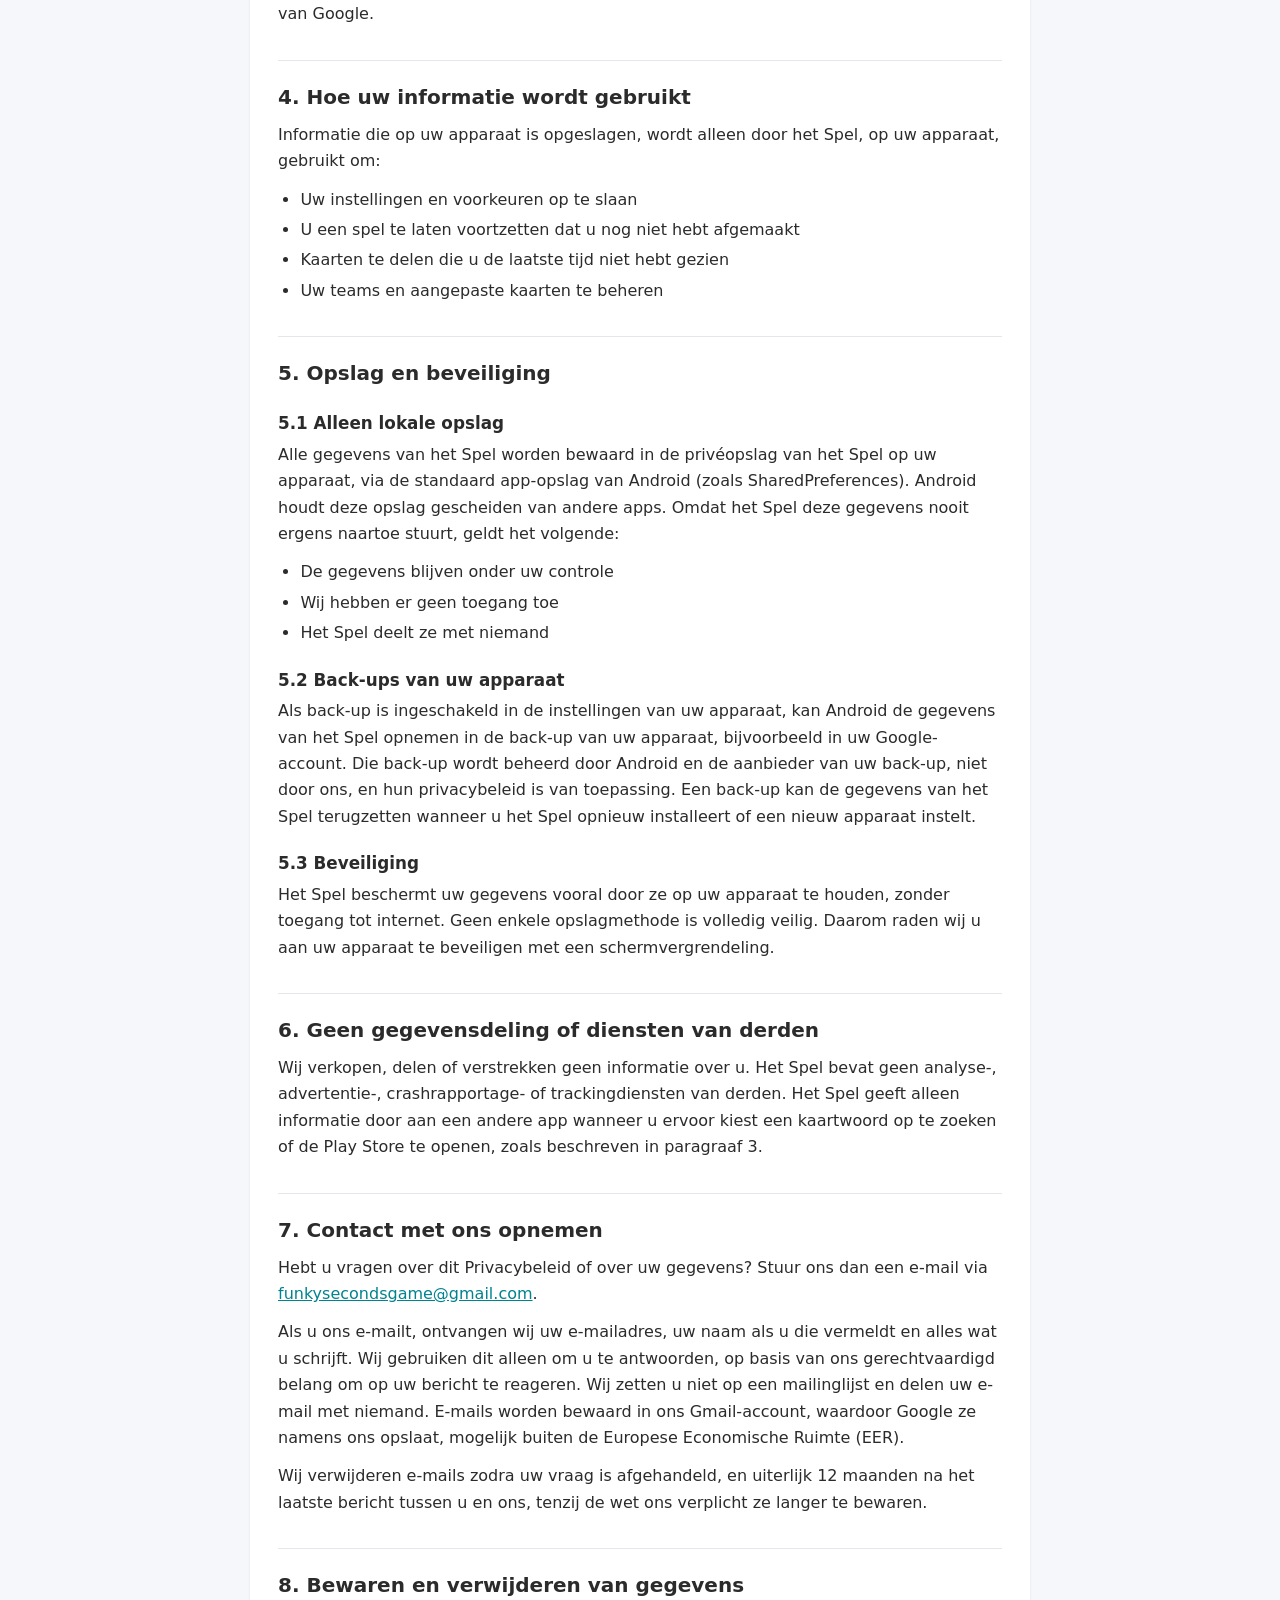
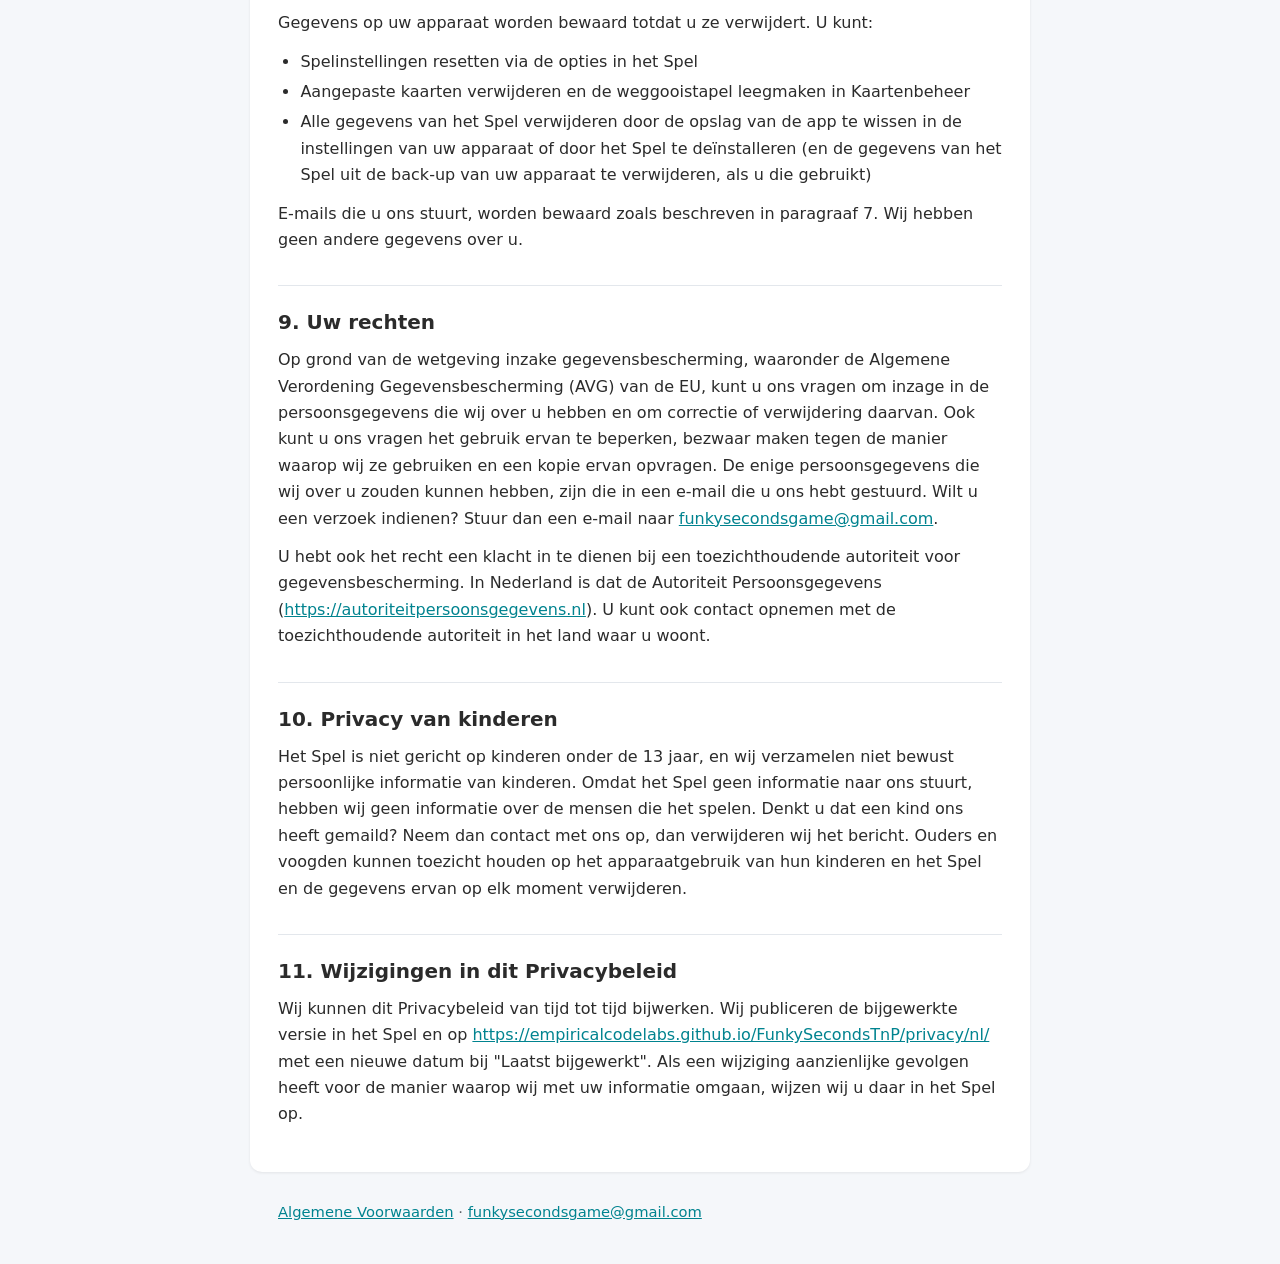
<file: privacy/nl/index.html>
<!DOCTYPE html>
<html lang="nl">
<head>
  <meta charset="utf-8">
  <meta name="viewport" content="width=device-width, initial-scale=1">
  <title>Privacybeleid – Funky Seconds</title>
  <link rel="stylesheet" href="../../style.css">
</head>
<body>
  <header>
    <div class="bar">
      <a class="brand" href="../../">Funky Seconds</a>
      <nav class="langs" aria-label="Language">
        <a href="../../privacy/" lang="en" hreflang="en">English</a>
        <a href="../../privacy/af/" lang="af" hreflang="af">Afrikaans</a>
        <a href="../../privacy/nl/" lang="nl" hreflang="nl" aria-current="page">Nederlands</a>
        <a href="../../privacy/pt/" lang="pt" hreflang="pt">Português</a>
        <a href="../../privacy/tr/" lang="tr" hreflang="tr">Türkçe</a>
      </nav>
    </div>
  </header>
  <main>
    <h1>Privacybeleid</h1>
    <p class="updated">Laatst bijgewerkt: 5 november 2026</p>
    <h2>1. Inleiding</h2>
    <p>Dit Privacybeleid legt uit hoe de mobiele app Funky Seconds ("het Spel") met informatie omgaat. Het Spel wordt ontwikkeld door Benic van Wyk, handelend onder de naam EmpiricalCodeLabs, gevestigd in Nederland ("wij", "ons", "onze"). Wij zijn verantwoordelijk voor alle persoonsgegevens die wij ontvangen, zoals beschreven in dit beleid.</p>
    <p>Kort gezegd: het Spel werkt volledig offline. Alles wat u invoert, blijft op uw apparaat, en het Spel stuurt geen informatie naar ons of naar iemand anders.</p>
    <h2>2. Informatie die op uw apparaat wordt opgeslagen</h2>
    <h3>2.1 Wat u invoert</h3>
    <p>U hebt geen account nodig en wij vragen niet om persoonlijke informatie. Als u dat wilt, kunt u namen van spelers en teams invoeren en aangepaste kaarten maken. Deze worden alleen op uw apparaat opgeslagen.</p>
    <h3>2.2 Wat het Spel automatisch opslaat</h3>
    <p>Om te kunnen werken, slaat het Spel het volgende op uw apparaat op:</p>
    <ul>
      <li>Teamconfiguraties</li>
      <li>Spelinstellingen en voorkeuren, waaronder de talen die u hebt gekozen</li>
      <li>Aangepaste kaarten die u maakt</li>
      <li>Uw huidige spel, zodat u het later kunt voortzetten</li>
      <li>Spelvoortgang en statistieken</li>
      <li>Kaartgebruiksgeschiedenis, die wordt gebruikt om in toekomstige spellen verse kaarten te delen</li>
      <li>De datum waarop u de Algemene Voorwaarden en dit Privacybeleid hebt geaccepteerd</li>
    </ul>
    <h3>2.3 Wat wij ontvangen</h3>
    <p>Niets van deze informatie wordt naar ons verzonden. Het Spel heeft geen toestemming voor toegang tot internet en bevat geen analyses, advertenties, crashrapportage of tracking.</p>
    <h2>3. Links die andere apps openen</h2>
    <h3>3.1 Kaartzoekfunctie</h3>
    <p>U kunt ervoor kiezen een kaartwoord online op te zoeken. Het Spel geeft het woord dan door aan de webbrowser van uw apparaat, die een zoekopdracht opent in een externe zoekmachine. Wanneer u dit doet, geldt het volgende:</p>
    <ul>
      <li>De zoekmachine ontvangt uw zoekopdracht, zoals bij elke zoekopdracht die u doet</li>
      <li>Wij zien, volgen of bewaren uw zoekopdrachten niet</li>
      <li>Er wordt niets van de zoekopdracht teruggestuurd naar het Spel of naar ons</li>
      <li>Het privacybeleid van de zoekmachine zelf is van toepassing</li>
    </ul>
    <h3>3.2 Beoordeel &amp; Recenseer</h3>
    <p>De optie Beoordeel &amp; Recenseer opent de pagina van Funky Seconds in de Google Play Store-app of in uw webbrowser. Uw gebruik van Google Play valt onder het privacybeleid van Google.</p>
    <h2>4. Hoe uw informatie wordt gebruikt</h2>
    <p>Informatie die op uw apparaat is opgeslagen, wordt alleen door het Spel, op uw apparaat, gebruikt om:</p>
    <ul>
      <li>Uw instellingen en voorkeuren op te slaan</li>
      <li>U een spel te laten voortzetten dat u nog niet hebt afgemaakt</li>
      <li>Kaarten te delen die u de laatste tijd niet hebt gezien</li>
      <li>Uw teams en aangepaste kaarten te beheren</li>
    </ul>
    <h2>5. Opslag en beveiliging</h2>
    <h3>5.1 Alleen lokale opslag</h3>
    <p>Alle gegevens van het Spel worden bewaard in de privéopslag van het Spel op uw apparaat, via de standaard app-opslag van Android (zoals SharedPreferences). Android houdt deze opslag gescheiden van andere apps. Omdat het Spel deze gegevens nooit ergens naartoe stuurt, geldt het volgende:</p>
    <ul>
      <li>De gegevens blijven onder uw controle</li>
      <li>Wij hebben er geen toegang toe</li>
      <li>Het Spel deelt ze met niemand</li>
    </ul>
    <h3>5.2 Back-ups van uw apparaat</h3>
    <p>Als back-up is ingeschakeld in de instellingen van uw apparaat, kan Android de gegevens van het Spel opnemen in de back-up van uw apparaat, bijvoorbeeld in uw Google-account. Die back-up wordt beheerd door Android en de aanbieder van uw back-up, niet door ons, en hun privacybeleid is van toepassing. Een back-up kan de gegevens van het Spel terugzetten wanneer u het Spel opnieuw installeert of een nieuw apparaat instelt.</p>
    <h3>5.3 Beveiliging</h3>
    <p>Het Spel beschermt uw gegevens vooral door ze op uw apparaat te houden, zonder toegang tot internet. Geen enkele opslagmethode is volledig veilig. Daarom raden wij u aan uw apparaat te beveiligen met een schermvergrendeling.</p>
    <h2>6. Geen gegevensdeling of diensten van derden</h2>
    <p>Wij verkopen, delen of verstrekken geen informatie over u. Het Spel bevat geen analyse-, advertentie-, crashrapportage- of trackingdiensten van derden. Het Spel geeft alleen informatie door aan een andere app wanneer u ervoor kiest een kaartwoord op te zoeken of de Play Store te openen, zoals beschreven in paragraaf 3.</p>
    <h2>7. Contact met ons opnemen</h2>
    <p>Hebt u vragen over dit Privacybeleid of over uw gegevens? Stuur ons dan een e-mail via <a href="mailto:funkysecondsgame@gmail.com">funkysecondsgame@gmail.com</a>.</p>
    <p>Als u ons e-mailt, ontvangen wij uw e-mailadres, uw naam als u die vermeldt en alles wat u schrijft. Wij gebruiken dit alleen om u te antwoorden, op basis van ons gerechtvaardigd belang om op uw bericht te reageren. Wij zetten u niet op een mailinglijst en delen uw e-mail met niemand. E-mails worden bewaard in ons Gmail-account, waardoor Google ze namens ons opslaat, mogelijk buiten de Europese Economische Ruimte (EER).</p>
    <p>Wij verwijderen e-mails zodra uw vraag is afgehandeld, en uiterlijk 12 maanden na het laatste bericht tussen u en ons, tenzij de wet ons verplicht ze langer te bewaren.</p>
    <h2>8. Bewaren en verwijderen van gegevens</h2>
    <p>Gegevens op uw apparaat worden bewaard totdat u ze verwijdert. U kunt:</p>
    <ul>
      <li>Spelinstellingen resetten via de opties in het Spel</li>
      <li>Aangepaste kaarten verwijderen en de weggooistapel leegmaken in Kaartenbeheer</li>
      <li>Alle gegevens van het Spel verwijderen door de opslag van de app te wissen in de instellingen van uw apparaat of door het Spel te deïnstalleren (en de gegevens van het Spel uit de back-up van uw apparaat te verwijderen, als u die gebruikt)</li>
    </ul>
    <p>E-mails die u ons stuurt, worden bewaard zoals beschreven in paragraaf 7. Wij hebben geen andere gegevens over u.</p>
    <h2>9. Uw rechten</h2>
    <p>Op grond van de wetgeving inzake gegevensbescherming, waaronder de Algemene Verordening Gegevensbescherming (AVG) van de EU, kunt u ons vragen om inzage in de persoonsgegevens die wij over u hebben en om correctie of verwijdering daarvan. Ook kunt u ons vragen het gebruik ervan te beperken, bezwaar maken tegen de manier waarop wij ze gebruiken en een kopie ervan opvragen. De enige persoonsgegevens die wij over u zouden kunnen hebben, zijn die in een e-mail die u ons hebt gestuurd. Wilt u een verzoek indienen? Stuur dan een e-mail naar <a href="mailto:funkysecondsgame@gmail.com">funkysecondsgame@gmail.com</a>.</p>
    <p>U hebt ook het recht een klacht in te dienen bij een toezichthoudende autoriteit voor gegevensbescherming. In Nederland is dat de Autoriteit Persoonsgegevens (<a href="https://autoriteitpersoonsgegevens.nl">https://autoriteitpersoonsgegevens.nl</a>). U kunt ook contact opnemen met de toezichthoudende autoriteit in het land waar u woont.</p>
    <h2>10. Privacy van kinderen</h2>
    <p>Het Spel is niet gericht op kinderen onder de 13 jaar, en wij verzamelen niet bewust persoonlijke informatie van kinderen. Omdat het Spel geen informatie naar ons stuurt, hebben wij geen informatie over de mensen die het spelen. Denkt u dat een kind ons heeft gemaild? Neem dan contact met ons op, dan verwijderen wij het bericht. Ouders en voogden kunnen toezicht houden op het apparaatgebruik van hun kinderen en het Spel en de gegevens ervan op elk moment verwijderen.</p>
    <h2>11. Wijzigingen in dit Privacybeleid</h2>
    <p>Wij kunnen dit Privacybeleid van tijd tot tijd bijwerken. Wij publiceren de bijgewerkte versie in het Spel en op <a href="https://empiricalcodelabs.github.io/FunkySecondsTnP/privacy/nl/">https://empiricalcodelabs.github.io/FunkySecondsTnP/privacy/nl/</a> met een nieuwe datum bij "Laatst bijgewerkt". Als een wijziging aanzienlijke gevolgen heeft voor de manier waarop wij met uw informatie omgaan, wijzen wij u daar in het Spel op.</p>
  </main>
  <footer>
    <a href="../../terms/nl/">Algemene Voorwaarden</a> · <a href="mailto:funkysecondsgame@gmail.com">funkysecondsgame@gmail.com</a>
  </footer>
</body>
</html>
</file>
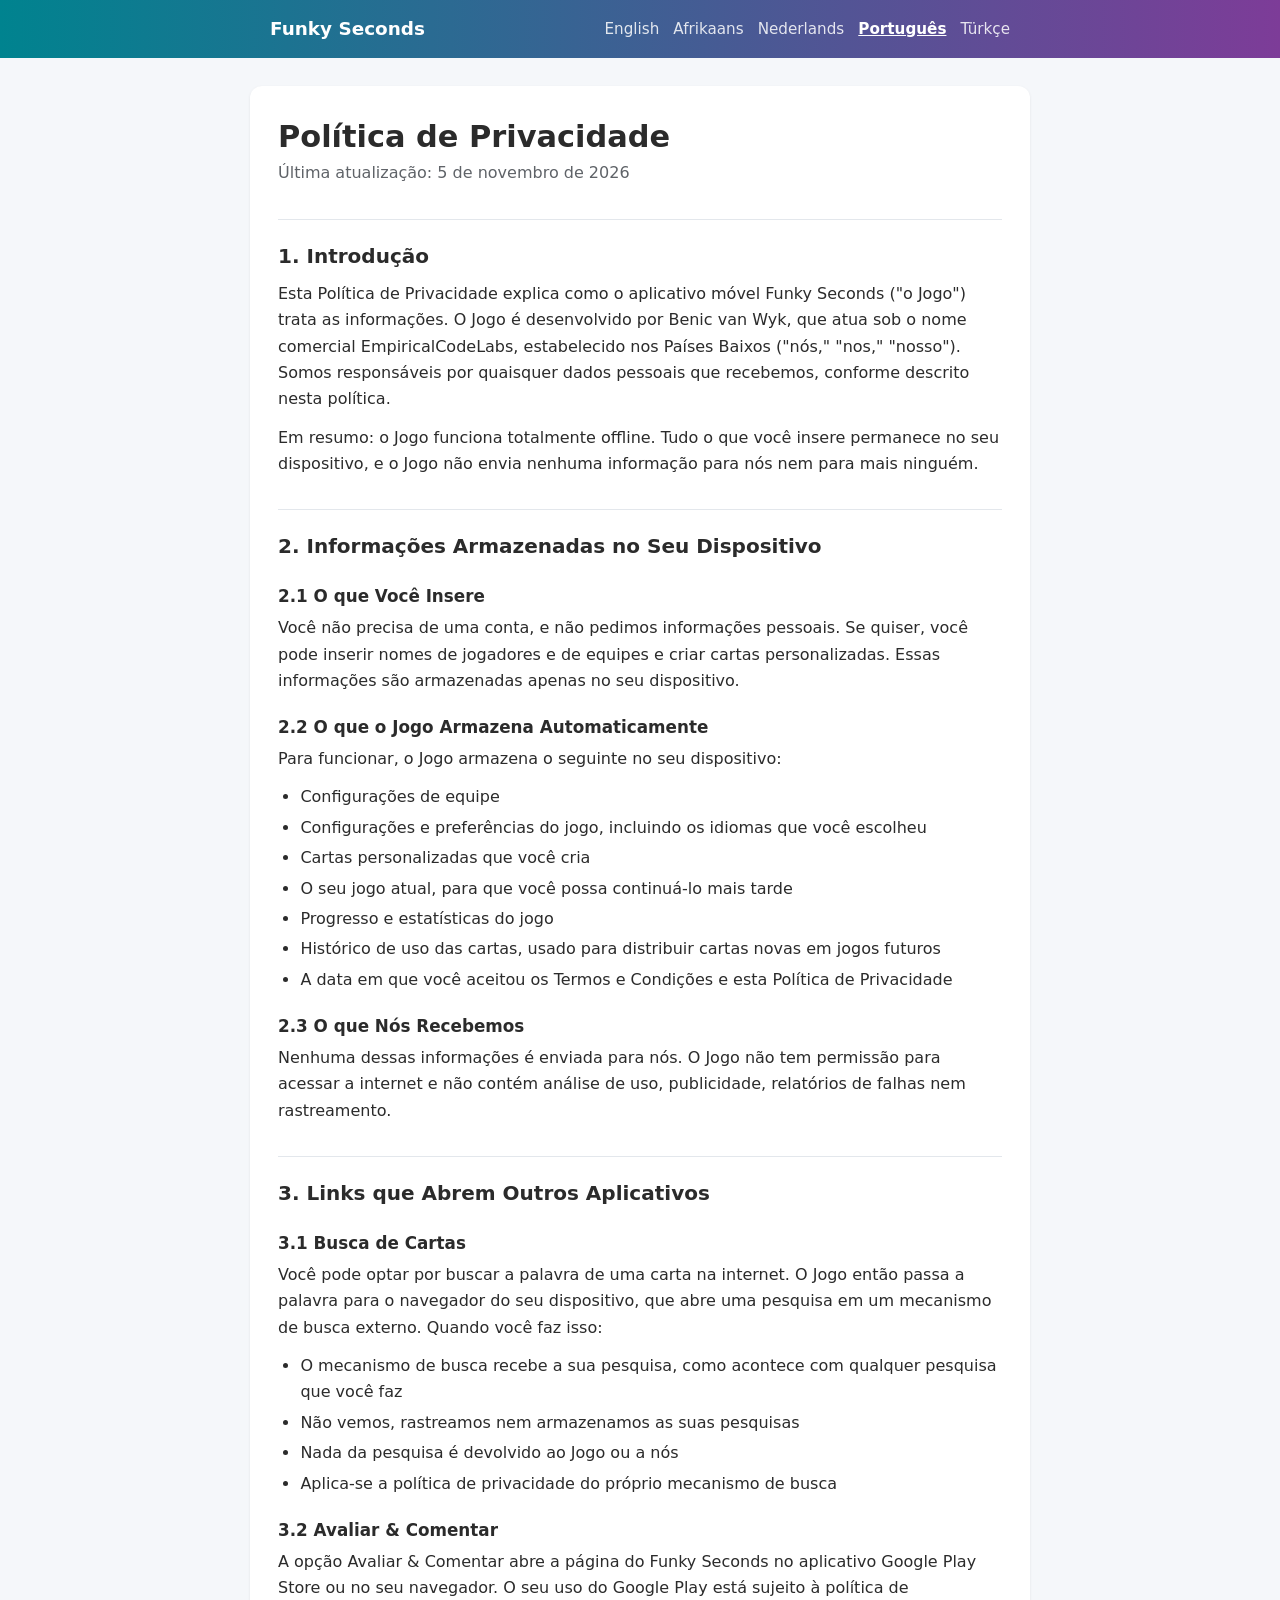
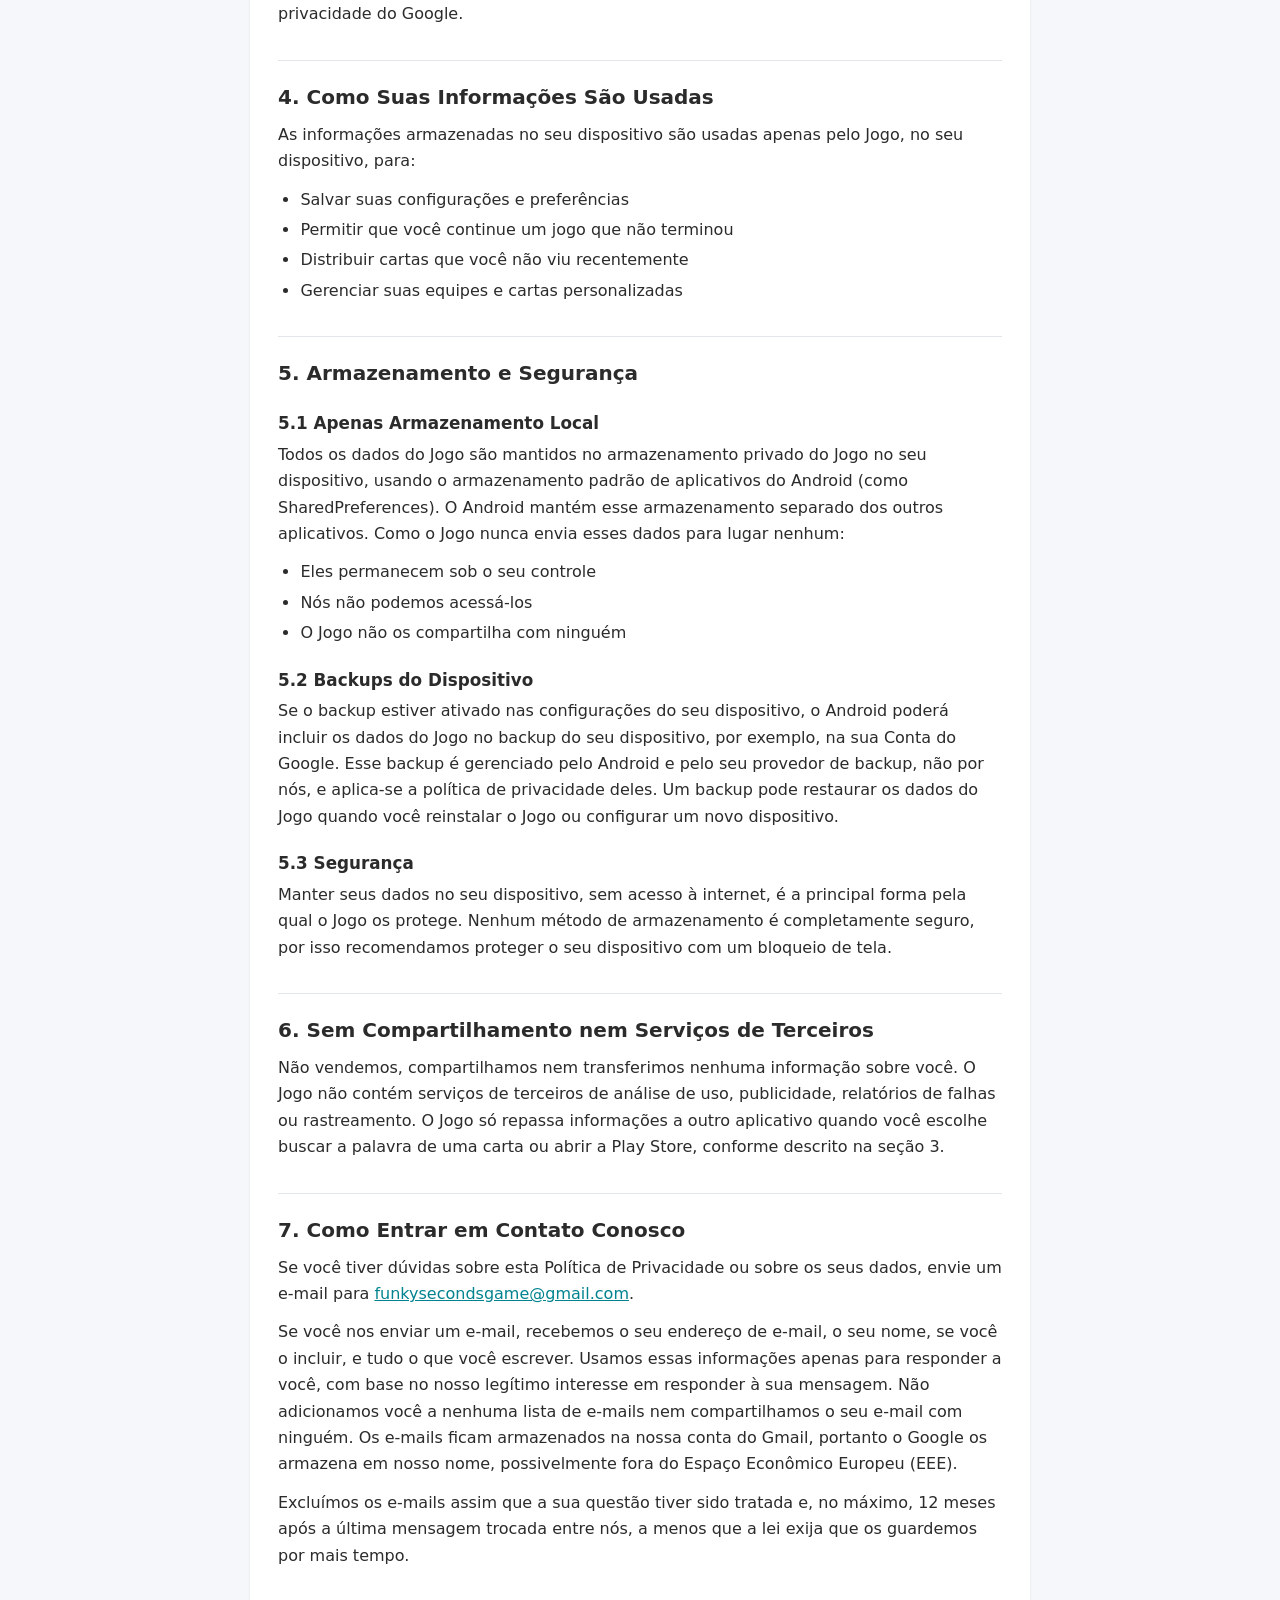
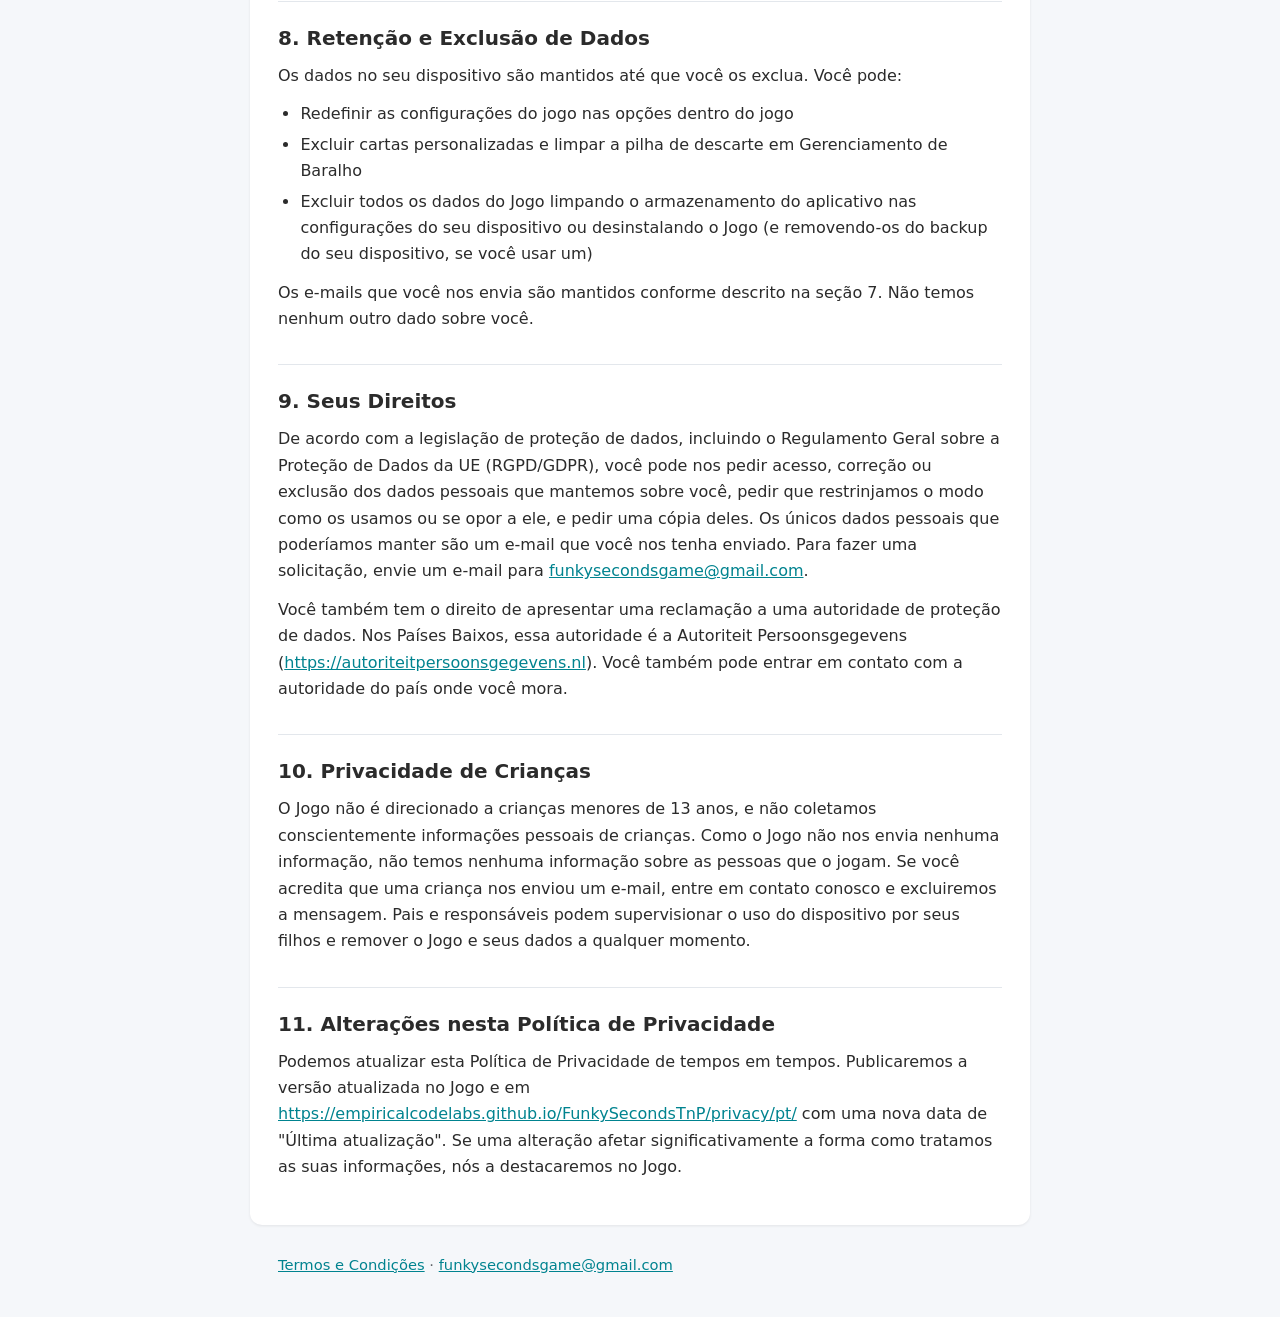
<file: privacy/pt/index.html>
<!DOCTYPE html>
<html lang="pt">
<head>
  <meta charset="utf-8">
  <meta name="viewport" content="width=device-width, initial-scale=1">
  <title>Política de Privacidade – Funky Seconds</title>
  <link rel="stylesheet" href="../../style.css">
</head>
<body>
  <header>
    <div class="bar">
      <a class="brand" href="../../">Funky Seconds</a>
      <nav class="langs" aria-label="Language">
        <a href="../../privacy/" lang="en" hreflang="en">English</a>
        <a href="../../privacy/af/" lang="af" hreflang="af">Afrikaans</a>
        <a href="../../privacy/nl/" lang="nl" hreflang="nl">Nederlands</a>
        <a href="../../privacy/pt/" lang="pt" hreflang="pt" aria-current="page">Português</a>
        <a href="../../privacy/tr/" lang="tr" hreflang="tr">Türkçe</a>
      </nav>
    </div>
  </header>
  <main>
    <h1>Política de Privacidade</h1>
    <p class="updated">Última atualização: 5 de novembro de 2026</p>
    <h2>1. Introdução</h2>
    <p>Esta Política de Privacidade explica como o aplicativo móvel Funky Seconds ("o Jogo") trata as informações. O Jogo é desenvolvido por Benic van Wyk, que atua sob o nome comercial EmpiricalCodeLabs, estabelecido nos Países Baixos ("nós," "nos," "nosso"). Somos responsáveis por quaisquer dados pessoais que recebemos, conforme descrito nesta política.</p>
    <p>Em resumo: o Jogo funciona totalmente offline. Tudo o que você insere permanece no seu dispositivo, e o Jogo não envia nenhuma informação para nós nem para mais ninguém.</p>
    <h2>2. Informações Armazenadas no Seu Dispositivo</h2>
    <h3>2.1 O que Você Insere</h3>
    <p>Você não precisa de uma conta, e não pedimos informações pessoais. Se quiser, você pode inserir nomes de jogadores e de equipes e criar cartas personalizadas. Essas informações são armazenadas apenas no seu dispositivo.</p>
    <h3>2.2 O que o Jogo Armazena Automaticamente</h3>
    <p>Para funcionar, o Jogo armazena o seguinte no seu dispositivo:</p>
    <ul>
      <li>Configurações de equipe</li>
      <li>Configurações e preferências do jogo, incluindo os idiomas que você escolheu</li>
      <li>Cartas personalizadas que você cria</li>
      <li>O seu jogo atual, para que você possa continuá-lo mais tarde</li>
      <li>Progresso e estatísticas do jogo</li>
      <li>Histórico de uso das cartas, usado para distribuir cartas novas em jogos futuros</li>
      <li>A data em que você aceitou os Termos e Condições e esta Política de Privacidade</li>
    </ul>
    <h3>2.3 O que Nós Recebemos</h3>
    <p>Nenhuma dessas informações é enviada para nós. O Jogo não tem permissão para acessar a internet e não contém análise de uso, publicidade, relatórios de falhas nem rastreamento.</p>
    <h2>3. Links que Abrem Outros Aplicativos</h2>
    <h3>3.1 Busca de Cartas</h3>
    <p>Você pode optar por buscar a palavra de uma carta na internet. O Jogo então passa a palavra para o navegador do seu dispositivo, que abre uma pesquisa em um mecanismo de busca externo. Quando você faz isso:</p>
    <ul>
      <li>O mecanismo de busca recebe a sua pesquisa, como acontece com qualquer pesquisa que você faz</li>
      <li>Não vemos, rastreamos nem armazenamos as suas pesquisas</li>
      <li>Nada da pesquisa é devolvido ao Jogo ou a nós</li>
      <li>Aplica-se a política de privacidade do próprio mecanismo de busca</li>
    </ul>
    <h3>3.2 Avaliar &amp; Comentar</h3>
    <p>A opção Avaliar &amp; Comentar abre a página do Funky Seconds no aplicativo Google Play Store ou no seu navegador. O seu uso do Google Play está sujeito à política de privacidade do Google.</p>
    <h2>4. Como Suas Informações São Usadas</h2>
    <p>As informações armazenadas no seu dispositivo são usadas apenas pelo Jogo, no seu dispositivo, para:</p>
    <ul>
      <li>Salvar suas configurações e preferências</li>
      <li>Permitir que você continue um jogo que não terminou</li>
      <li>Distribuir cartas que você não viu recentemente</li>
      <li>Gerenciar suas equipes e cartas personalizadas</li>
    </ul>
    <h2>5. Armazenamento e Segurança</h2>
    <h3>5.1 Apenas Armazenamento Local</h3>
    <p>Todos os dados do Jogo são mantidos no armazenamento privado do Jogo no seu dispositivo, usando o armazenamento padrão de aplicativos do Android (como SharedPreferences). O Android mantém esse armazenamento separado dos outros aplicativos. Como o Jogo nunca envia esses dados para lugar nenhum:</p>
    <ul>
      <li>Eles permanecem sob o seu controle</li>
      <li>Nós não podemos acessá-los</li>
      <li>O Jogo não os compartilha com ninguém</li>
    </ul>
    <h3>5.2 Backups do Dispositivo</h3>
    <p>Se o backup estiver ativado nas configurações do seu dispositivo, o Android poderá incluir os dados do Jogo no backup do seu dispositivo, por exemplo, na sua Conta do Google. Esse backup é gerenciado pelo Android e pelo seu provedor de backup, não por nós, e aplica-se a política de privacidade deles. Um backup pode restaurar os dados do Jogo quando você reinstalar o Jogo ou configurar um novo dispositivo.</p>
    <h3>5.3 Segurança</h3>
    <p>Manter seus dados no seu dispositivo, sem acesso à internet, é a principal forma pela qual o Jogo os protege. Nenhum método de armazenamento é completamente seguro, por isso recomendamos proteger o seu dispositivo com um bloqueio de tela.</p>
    <h2>6. Sem Compartilhamento nem Serviços de Terceiros</h2>
    <p>Não vendemos, compartilhamos nem transferimos nenhuma informação sobre você. O Jogo não contém serviços de terceiros de análise de uso, publicidade, relatórios de falhas ou rastreamento. O Jogo só repassa informações a outro aplicativo quando você escolhe buscar a palavra de uma carta ou abrir a Play Store, conforme descrito na seção 3.</p>
    <h2>7. Como Entrar em Contato Conosco</h2>
    <p>Se você tiver dúvidas sobre esta Política de Privacidade ou sobre os seus dados, envie um e-mail para <a href="mailto:funkysecondsgame@gmail.com">funkysecondsgame@gmail.com</a>.</p>
    <p>Se você nos enviar um e-mail, recebemos o seu endereço de e-mail, o seu nome, se você o incluir, e tudo o que você escrever. Usamos essas informações apenas para responder a você, com base no nosso legítimo interesse em responder à sua mensagem. Não adicionamos você a nenhuma lista de e-mails nem compartilhamos o seu e-mail com ninguém. Os e-mails ficam armazenados na nossa conta do Gmail, portanto o Google os armazena em nosso nome, possivelmente fora do Espaço Econômico Europeu (EEE).</p>
    <p>Excluímos os e-mails assim que a sua questão tiver sido tratada e, no máximo, 12 meses após a última mensagem trocada entre nós, a menos que a lei exija que os guardemos por mais tempo.</p>
    <h2>8. Retenção e Exclusão de Dados</h2>
    <p>Os dados no seu dispositivo são mantidos até que você os exclua. Você pode:</p>
    <ul>
      <li>Redefinir as configurações do jogo nas opções dentro do jogo</li>
      <li>Excluir cartas personalizadas e limpar a pilha de descarte em Gerenciamento de Baralho</li>
      <li>Excluir todos os dados do Jogo limpando o armazenamento do aplicativo nas configurações do seu dispositivo ou desinstalando o Jogo (e removendo-os do backup do seu dispositivo, se você usar um)</li>
    </ul>
    <p>Os e-mails que você nos envia são mantidos conforme descrito na seção 7. Não temos nenhum outro dado sobre você.</p>
    <h2>9. Seus Direitos</h2>
    <p>De acordo com a legislação de proteção de dados, incluindo o Regulamento Geral sobre a Proteção de Dados da UE (RGPD/GDPR), você pode nos pedir acesso, correção ou exclusão dos dados pessoais que mantemos sobre você, pedir que restrinjamos o modo como os usamos ou se opor a ele, e pedir uma cópia deles. Os únicos dados pessoais que poderíamos manter são um e-mail que você nos tenha enviado. Para fazer uma solicitação, envie um e-mail para <a href="mailto:funkysecondsgame@gmail.com">funkysecondsgame@gmail.com</a>.</p>
    <p>Você também tem o direito de apresentar uma reclamação a uma autoridade de proteção de dados. Nos Países Baixos, essa autoridade é a Autoriteit Persoonsgegevens (<a href="https://autoriteitpersoonsgegevens.nl">https://autoriteitpersoonsgegevens.nl</a>). Você também pode entrar em contato com a autoridade do país onde você mora.</p>
    <h2>10. Privacidade de Crianças</h2>
    <p>O Jogo não é direcionado a crianças menores de 13 anos, e não coletamos conscientemente informações pessoais de crianças. Como o Jogo não nos envia nenhuma informação, não temos nenhuma informação sobre as pessoas que o jogam. Se você acredita que uma criança nos enviou um e-mail, entre em contato conosco e excluiremos a mensagem. Pais e responsáveis podem supervisionar o uso do dispositivo por seus filhos e remover o Jogo e seus dados a qualquer momento.</p>
    <h2>11. Alterações nesta Política de Privacidade</h2>
    <p>Podemos atualizar esta Política de Privacidade de tempos em tempos. Publicaremos a versão atualizada no Jogo e em <a href="https://empiricalcodelabs.github.io/FunkySecondsTnP/privacy/pt/">https://empiricalcodelabs.github.io/FunkySecondsTnP/privacy/pt/</a> com uma nova data de "Última atualização". Se uma alteração afetar significativamente a forma como tratamos as suas informações, nós a destacaremos no Jogo.</p>
  </main>
  <footer>
    <a href="../../terms/pt/">Termos e Condições</a> · <a href="mailto:funkysecondsgame@gmail.com">funkysecondsgame@gmail.com</a>
  </footer>
</body>
</html>
</file>
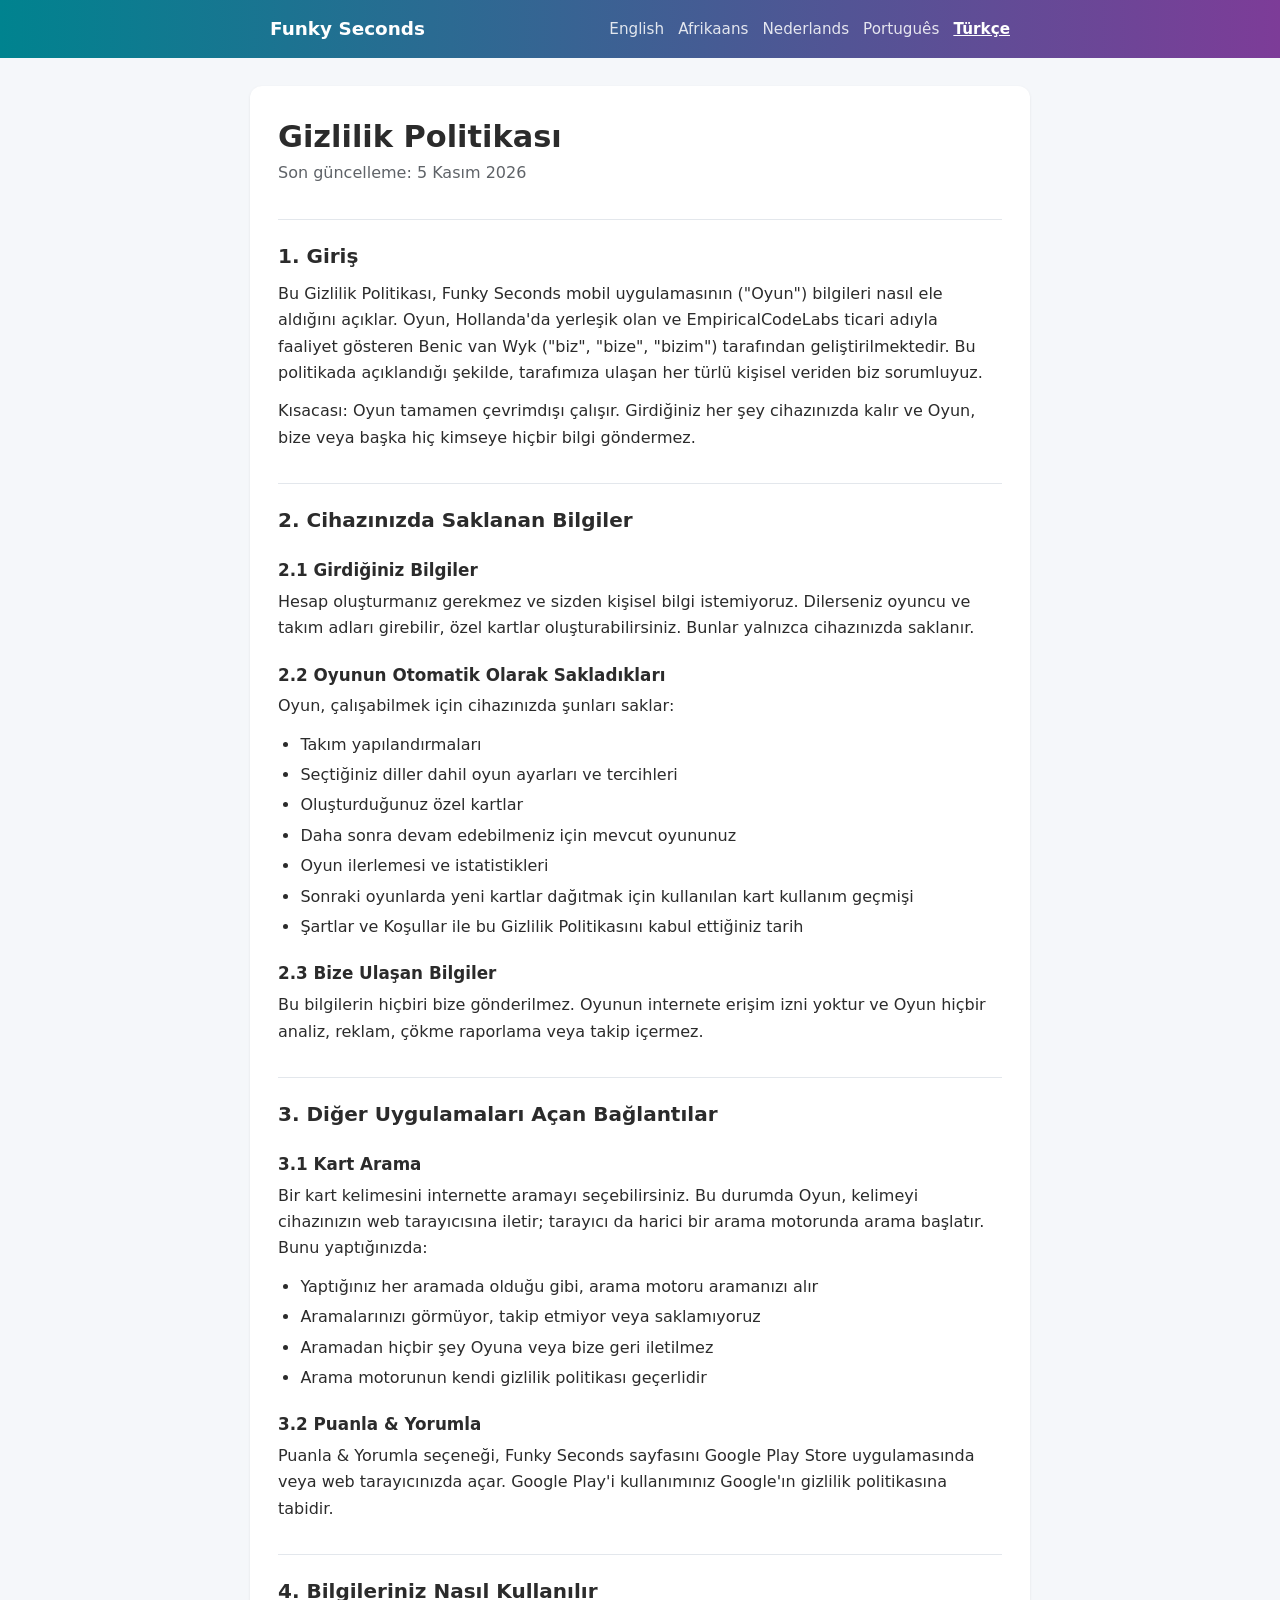
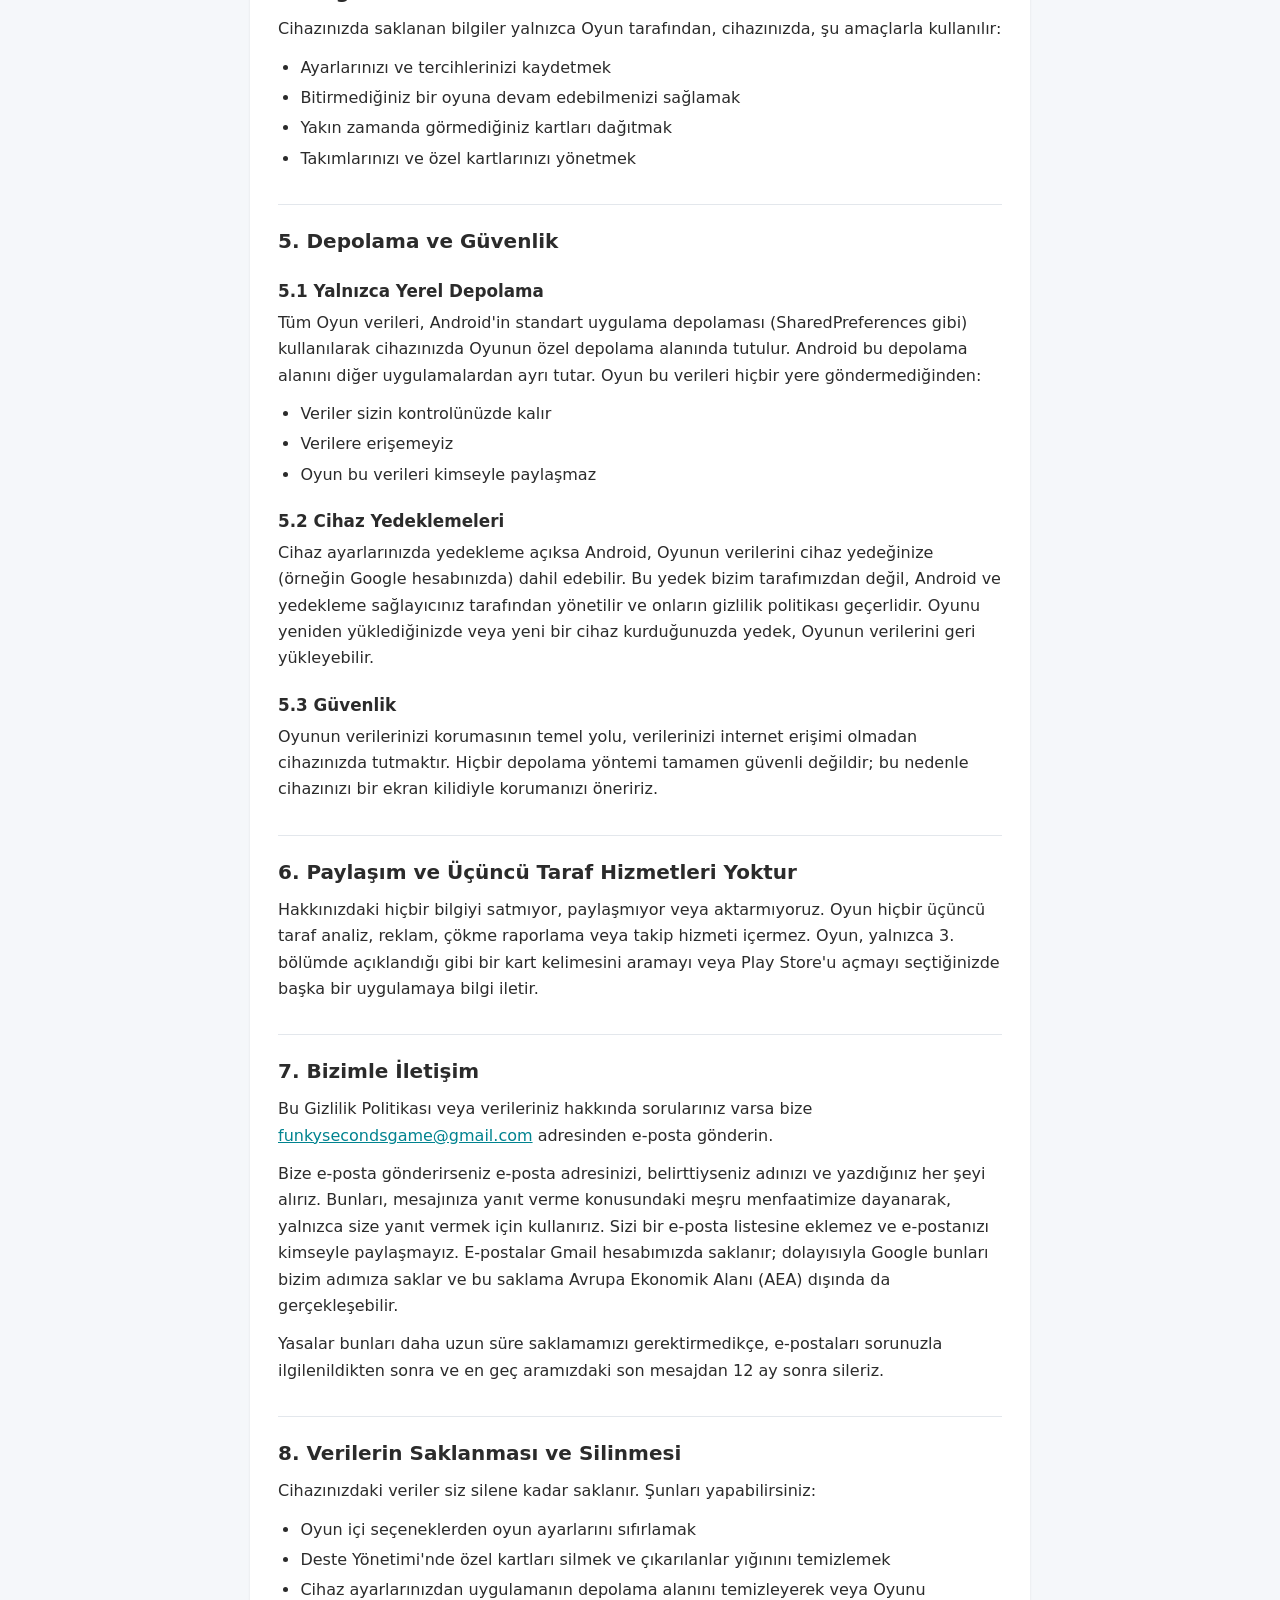
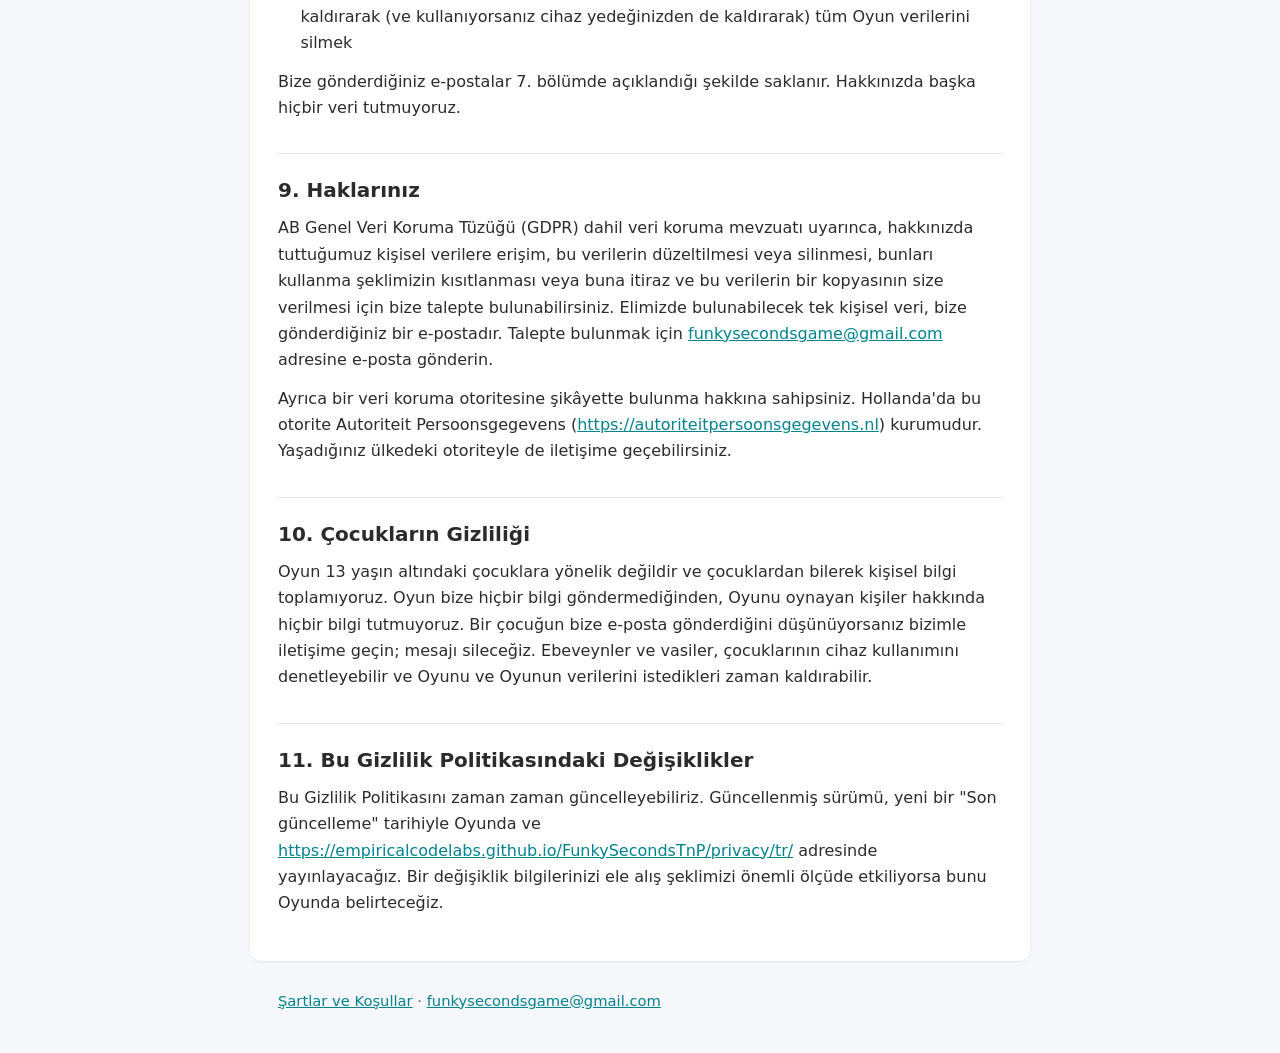
<file: privacy/tr/index.html>
<!DOCTYPE html>
<html lang="tr">
<head>
  <meta charset="utf-8">
  <meta name="viewport" content="width=device-width, initial-scale=1">
  <title>Gizlilik Politikası – Funky Seconds</title>
  <link rel="stylesheet" href="../../style.css">
</head>
<body>
  <header>
    <div class="bar">
      <a class="brand" href="../../">Funky Seconds</a>
      <nav class="langs" aria-label="Language">
        <a href="../../privacy/" lang="en" hreflang="en">English</a>
        <a href="../../privacy/af/" lang="af" hreflang="af">Afrikaans</a>
        <a href="../../privacy/nl/" lang="nl" hreflang="nl">Nederlands</a>
        <a href="../../privacy/pt/" lang="pt" hreflang="pt">Português</a>
        <a href="../../privacy/tr/" lang="tr" hreflang="tr" aria-current="page">Türkçe</a>
      </nav>
    </div>
  </header>
  <main>
    <h1>Gizlilik Politikası</h1>
    <p class="updated">Son güncelleme: 5 Kasım 2026</p>
    <h2>1. Giriş</h2>
    <p>Bu Gizlilik Politikası, Funky Seconds mobil uygulamasının ("Oyun") bilgileri nasıl ele aldığını açıklar. Oyun, Hollanda'da yerleşik olan ve EmpiricalCodeLabs ticari adıyla faaliyet gösteren Benic van Wyk ("biz", "bize", "bizim") tarafından geliştirilmektedir. Bu politikada açıklandığı şekilde, tarafımıza ulaşan her türlü kişisel veriden biz sorumluyuz.</p>
    <p>Kısacası: Oyun tamamen çevrimdışı çalışır. Girdiğiniz her şey cihazınızda kalır ve Oyun, bize veya başka hiç kimseye hiçbir bilgi göndermez.</p>
    <h2>2. Cihazınızda Saklanan Bilgiler</h2>
    <h3>2.1 Girdiğiniz Bilgiler</h3>
    <p>Hesap oluşturmanız gerekmez ve sizden kişisel bilgi istemiyoruz. Dilerseniz oyuncu ve takım adları girebilir, özel kartlar oluşturabilirsiniz. Bunlar yalnızca cihazınızda saklanır.</p>
    <h3>2.2 Oyunun Otomatik Olarak Sakladıkları</h3>
    <p>Oyun, çalışabilmek için cihazınızda şunları saklar:</p>
    <ul>
      <li>Takım yapılandırmaları</li>
      <li>Seçtiğiniz diller dahil oyun ayarları ve tercihleri</li>
      <li>Oluşturduğunuz özel kartlar</li>
      <li>Daha sonra devam edebilmeniz için mevcut oyununuz</li>
      <li>Oyun ilerlemesi ve istatistikleri</li>
      <li>Sonraki oyunlarda yeni kartlar dağıtmak için kullanılan kart kullanım geçmişi</li>
      <li>Şartlar ve Koşullar ile bu Gizlilik Politikasını kabul ettiğiniz tarih</li>
    </ul>
    <h3>2.3 Bize Ulaşan Bilgiler</h3>
    <p>Bu bilgilerin hiçbiri bize gönderilmez. Oyunun internete erişim izni yoktur ve Oyun hiçbir analiz, reklam, çökme raporlama veya takip içermez.</p>
    <h2>3. Diğer Uygulamaları Açan Bağlantılar</h2>
    <h3>3.1 Kart Arama</h3>
    <p>Bir kart kelimesini internette aramayı seçebilirsiniz. Bu durumda Oyun, kelimeyi cihazınızın web tarayıcısına iletir; tarayıcı da harici bir arama motorunda arama başlatır. Bunu yaptığınızda:</p>
    <ul>
      <li>Yaptığınız her aramada olduğu gibi, arama motoru aramanızı alır</li>
      <li>Aramalarınızı görmüyor, takip etmiyor veya saklamıyoruz</li>
      <li>Aramadan hiçbir şey Oyuna veya bize geri iletilmez</li>
      <li>Arama motorunun kendi gizlilik politikası geçerlidir</li>
    </ul>
    <h3>3.2 Puanla &amp; Yorumla</h3>
    <p>Puanla &amp; Yorumla seçeneği, Funky Seconds sayfasını Google Play Store uygulamasında veya web tarayıcınızda açar. Google Play'i kullanımınız Google'ın gizlilik politikasına tabidir.</p>
    <h2>4. Bilgileriniz Nasıl Kullanılır</h2>
    <p>Cihazınızda saklanan bilgiler yalnızca Oyun tarafından, cihazınızda, şu amaçlarla kullanılır:</p>
    <ul>
      <li>Ayarlarınızı ve tercihlerinizi kaydetmek</li>
      <li>Bitirmediğiniz bir oyuna devam edebilmenizi sağlamak</li>
      <li>Yakın zamanda görmediğiniz kartları dağıtmak</li>
      <li>Takımlarınızı ve özel kartlarınızı yönetmek</li>
    </ul>
    <h2>5. Depolama ve Güvenlik</h2>
    <h3>5.1 Yalnızca Yerel Depolama</h3>
    <p>Tüm Oyun verileri, Android'in standart uygulama depolaması (SharedPreferences gibi) kullanılarak cihazınızda Oyunun özel depolama alanında tutulur. Android bu depolama alanını diğer uygulamalardan ayrı tutar. Oyun bu verileri hiçbir yere göndermediğinden:</p>
    <ul>
      <li>Veriler sizin kontrolünüzde kalır</li>
      <li>Verilere erişemeyiz</li>
      <li>Oyun bu verileri kimseyle paylaşmaz</li>
    </ul>
    <h3>5.2 Cihaz Yedeklemeleri</h3>
    <p>Cihaz ayarlarınızda yedekleme açıksa Android, Oyunun verilerini cihaz yedeğinize (örneğin Google hesabınızda) dahil edebilir. Bu yedek bizim tarafımızdan değil, Android ve yedekleme sağlayıcınız tarafından yönetilir ve onların gizlilik politikası geçerlidir. Oyunu yeniden yüklediğinizde veya yeni bir cihaz kurduğunuzda yedek, Oyunun verilerini geri yükleyebilir.</p>
    <h3>5.3 Güvenlik</h3>
    <p>Oyunun verilerinizi korumasının temel yolu, verilerinizi internet erişimi olmadan cihazınızda tutmaktır. Hiçbir depolama yöntemi tamamen güvenli değildir; bu nedenle cihazınızı bir ekran kilidiyle korumanızı öneririz.</p>
    <h2>6. Paylaşım ve Üçüncü Taraf Hizmetleri Yoktur</h2>
    <p>Hakkınızdaki hiçbir bilgiyi satmıyor, paylaşmıyor veya aktarmıyoruz. Oyun hiçbir üçüncü taraf analiz, reklam, çökme raporlama veya takip hizmeti içermez. Oyun, yalnızca 3. bölümde açıklandığı gibi bir kart kelimesini aramayı veya Play Store'u açmayı seçtiğinizde başka bir uygulamaya bilgi iletir.</p>
    <h2>7. Bizimle İletişim</h2>
    <p>Bu Gizlilik Politikası veya verileriniz hakkında sorularınız varsa bize <a href="mailto:funkysecondsgame@gmail.com">funkysecondsgame@gmail.com</a> adresinden e-posta gönderin.</p>
    <p>Bize e-posta gönderirseniz e-posta adresinizi, belirttiyseniz adınızı ve yazdığınız her şeyi alırız. Bunları, mesajınıza yanıt verme konusundaki meşru menfaatimize dayanarak, yalnızca size yanıt vermek için kullanırız. Sizi bir e-posta listesine eklemez ve e-postanızı kimseyle paylaşmayız. E-postalar Gmail hesabımızda saklanır; dolayısıyla Google bunları bizim adımıza saklar ve bu saklama Avrupa Ekonomik Alanı (AEA) dışında da gerçekleşebilir.</p>
    <p>Yasalar bunları daha uzun süre saklamamızı gerektirmedikçe, e-postaları sorunuzla ilgilenildikten sonra ve en geç aramızdaki son mesajdan 12 ay sonra sileriz.</p>
    <h2>8. Verilerin Saklanması ve Silinmesi</h2>
    <p>Cihazınızdaki veriler siz silene kadar saklanır. Şunları yapabilirsiniz:</p>
    <ul>
      <li>Oyun içi seçeneklerden oyun ayarlarını sıfırlamak</li>
      <li>Deste Yönetimi'nde özel kartları silmek ve çıkarılanlar yığınını temizlemek</li>
      <li>Cihaz ayarlarınızdan uygulamanın depolama alanını temizleyerek veya Oyunu kaldırarak (ve kullanıyorsanız cihaz yedeğinizden de kaldırarak) tüm Oyun verilerini silmek</li>
    </ul>
    <p>Bize gönderdiğiniz e-postalar 7. bölümde açıklandığı şekilde saklanır. Hakkınızda başka hiçbir veri tutmuyoruz.</p>
    <h2>9. Haklarınız</h2>
    <p>AB Genel Veri Koruma Tüzüğü (GDPR) dahil veri koruma mevzuatı uyarınca, hakkınızda tuttuğumuz kişisel verilere erişim, bu verilerin düzeltilmesi veya silinmesi, bunları kullanma şeklimizin kısıtlanması veya buna itiraz ve bu verilerin bir kopyasının size verilmesi için bize talepte bulunabilirsiniz. Elimizde bulunabilecek tek kişisel veri, bize gönderdiğiniz bir e-postadır. Talepte bulunmak için <a href="mailto:funkysecondsgame@gmail.com">funkysecondsgame@gmail.com</a> adresine e-posta gönderin.</p>
    <p>Ayrıca bir veri koruma otoritesine şikâyette bulunma hakkına sahipsiniz. Hollanda'da bu otorite Autoriteit Persoonsgegevens (<a href="https://autoriteitpersoonsgegevens.nl">https://autoriteitpersoonsgegevens.nl</a>) kurumudur. Yaşadığınız ülkedeki otoriteyle de iletişime geçebilirsiniz.</p>
    <h2>10. Çocukların Gizliliği</h2>
    <p>Oyun 13 yaşın altındaki çocuklara yönelik değildir ve çocuklardan bilerek kişisel bilgi toplamıyoruz. Oyun bize hiçbir bilgi göndermediğinden, Oyunu oynayan kişiler hakkında hiçbir bilgi tutmuyoruz. Bir çocuğun bize e-posta gönderdiğini düşünüyorsanız bizimle iletişime geçin; mesajı sileceğiz. Ebeveynler ve vasiler, çocuklarının cihaz kullanımını denetleyebilir ve Oyunu ve Oyunun verilerini istedikleri zaman kaldırabilir.</p>
    <h2>11. Bu Gizlilik Politikasındaki Değişiklikler</h2>
    <p>Bu Gizlilik Politikasını zaman zaman güncelleyebiliriz. Güncellenmiş sürümü, yeni bir "Son güncelleme" tarihiyle Oyunda ve <a href="https://empiricalcodelabs.github.io/FunkySecondsTnP/privacy/tr/">https://empiricalcodelabs.github.io/FunkySecondsTnP/privacy/tr/</a> adresinde yayınlayacağız. Bir değişiklik bilgilerinizi ele alış şeklimizi önemli ölçüde etkiliyorsa bunu Oyunda belirteceğiz.</p>
  </main>
  <footer>
    <a href="../../terms/tr/">Şartlar ve Koşullar</a> · <a href="mailto:funkysecondsgame@gmail.com">funkysecondsgame@gmail.com</a>
  </footer>
</body>
</html>
</file>
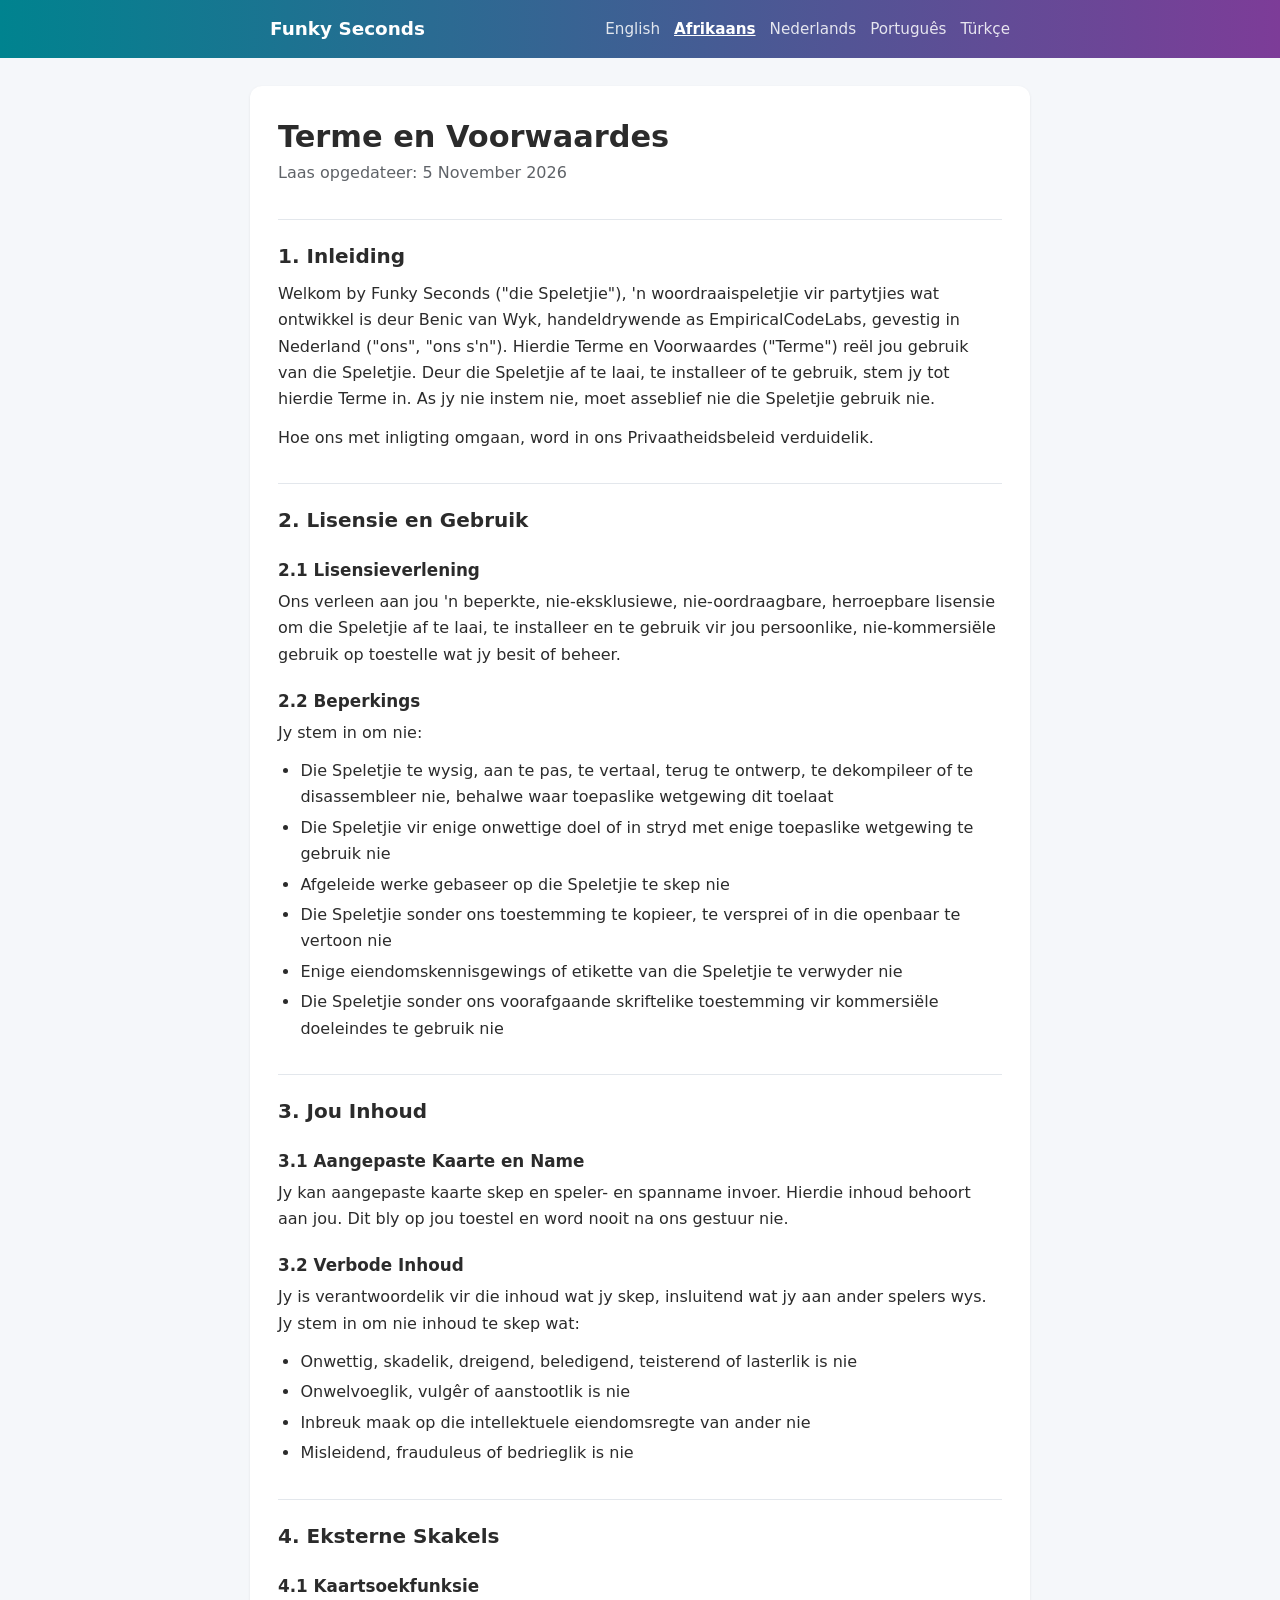
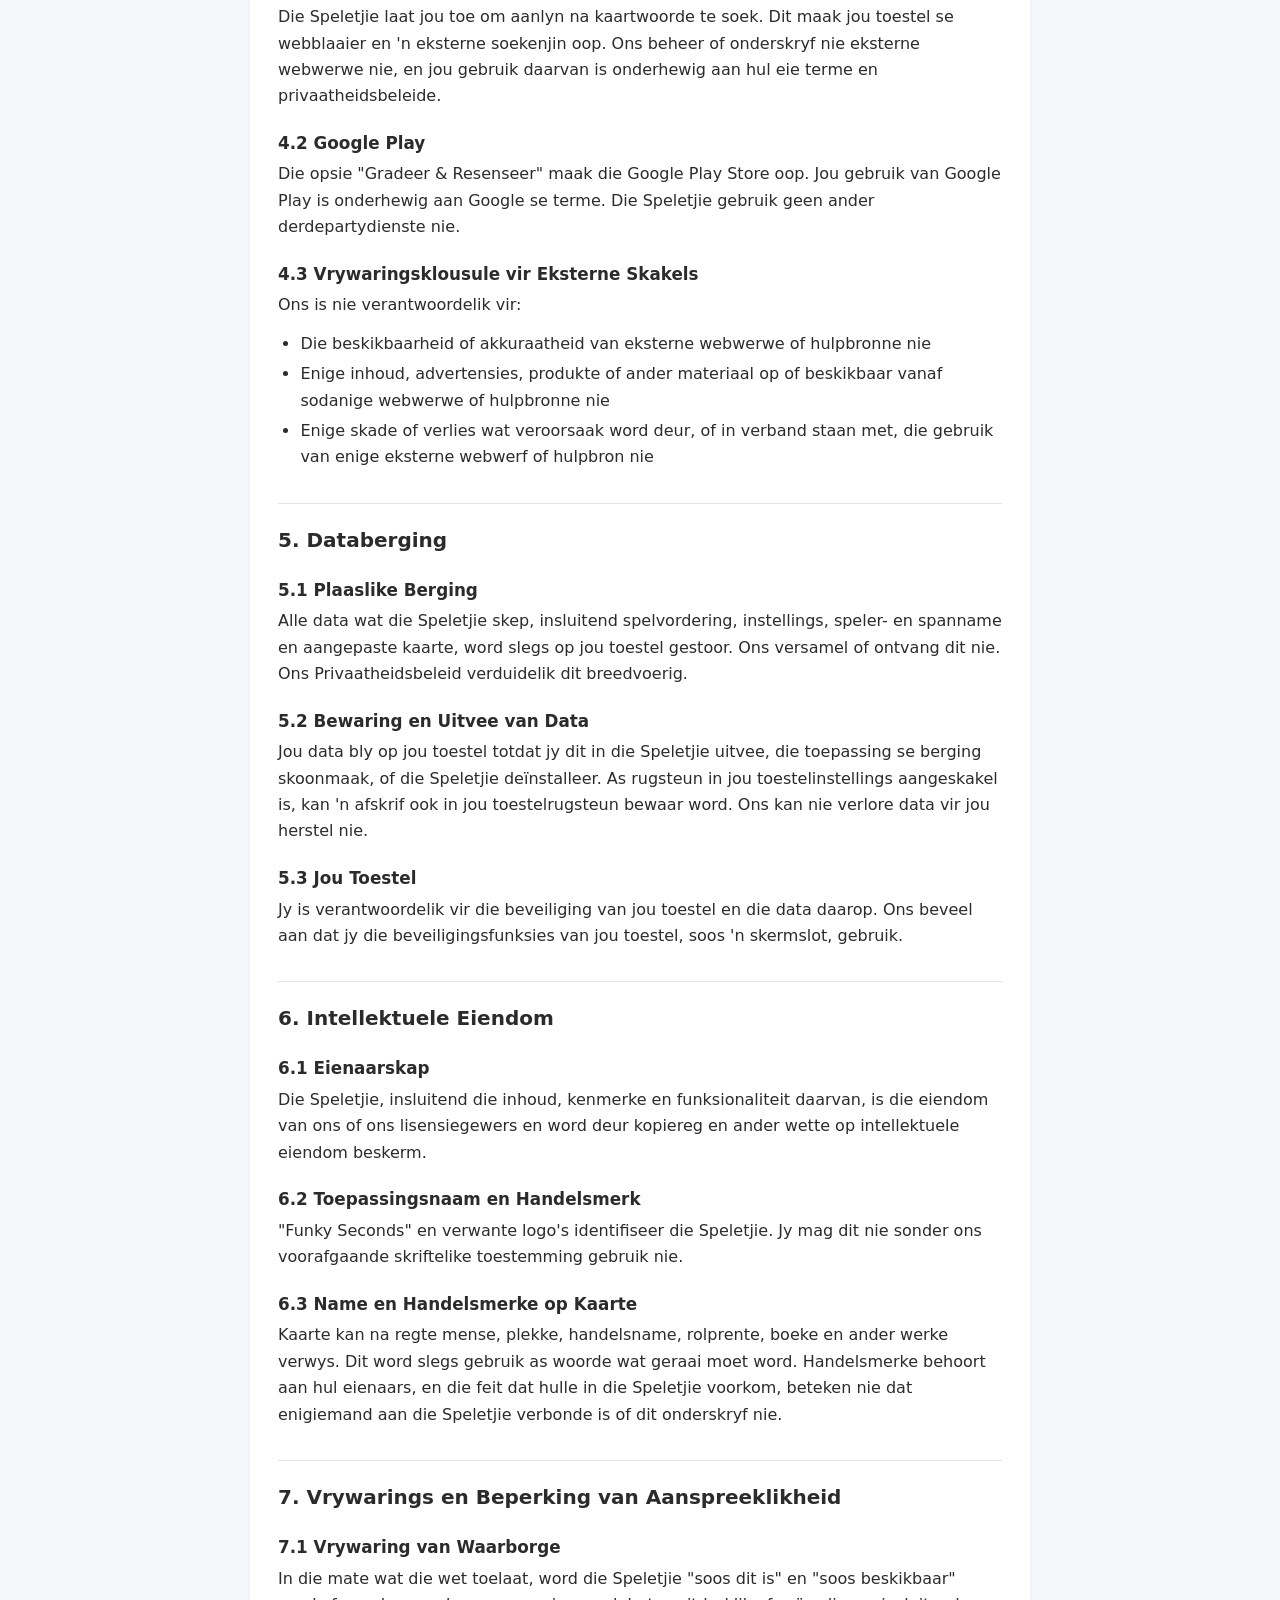
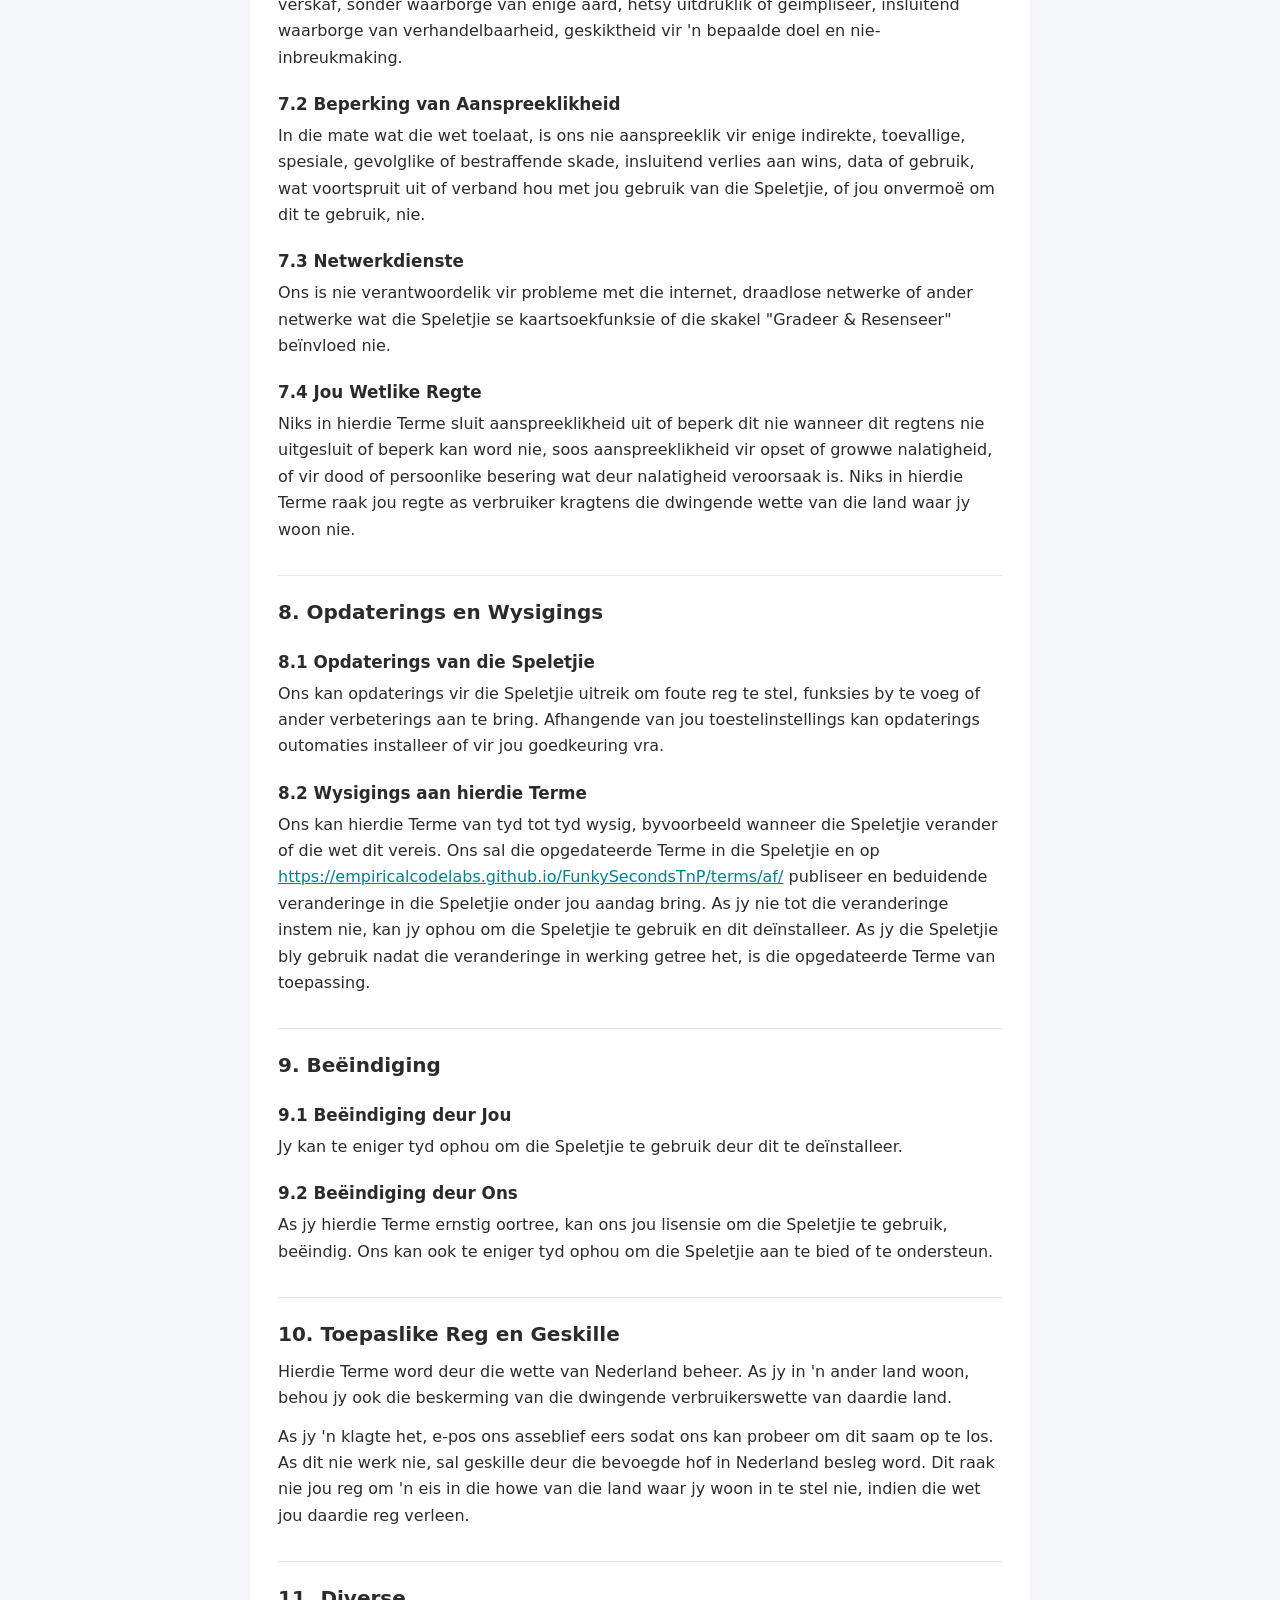
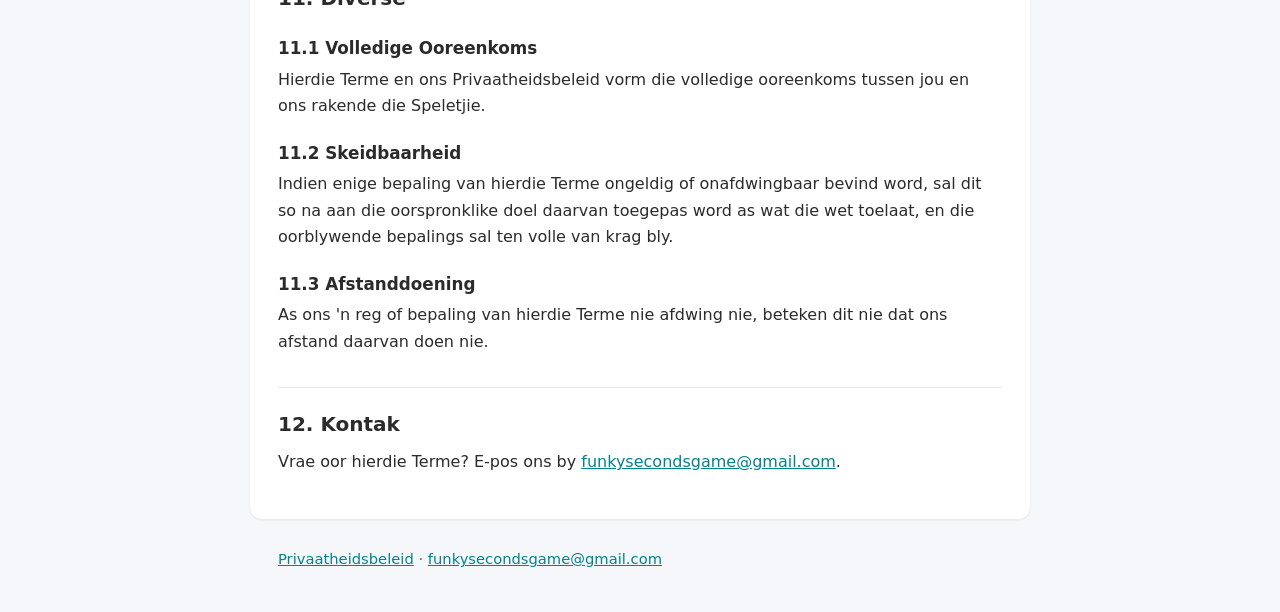
<file: terms/af/index.html>
<!DOCTYPE html>
<html lang="af">
<head>
  <meta charset="utf-8">
  <meta name="viewport" content="width=device-width, initial-scale=1">
  <title>Terme en Voorwaardes – Funky Seconds</title>
  <link rel="stylesheet" href="../../style.css">
</head>
<body>
  <header>
    <div class="bar">
      <a class="brand" href="../../">Funky Seconds</a>
      <nav class="langs" aria-label="Language">
        <a href="../../terms/" lang="en" hreflang="en">English</a>
        <a href="../../terms/af/" lang="af" hreflang="af" aria-current="page">Afrikaans</a>
        <a href="../../terms/nl/" lang="nl" hreflang="nl">Nederlands</a>
        <a href="../../terms/pt/" lang="pt" hreflang="pt">Português</a>
        <a href="../../terms/tr/" lang="tr" hreflang="tr">Türkçe</a>
      </nav>
    </div>
  </header>
  <main>
    <h1>Terme en Voorwaardes</h1>
    <p class="updated">Laas opgedateer: 5 November 2026</p>
    <h2>1. Inleiding</h2>
    <p>Welkom by Funky Seconds ("die Speletjie"), 'n woordraaispeletjie vir partytjies wat ontwikkel is deur Benic van Wyk, handeldrywende as EmpiricalCodeLabs, gevestig in Nederland ("ons", "ons s'n"). Hierdie Terme en Voorwaardes ("Terme") reël jou gebruik van die Speletjie. Deur die Speletjie af te laai, te installeer of te gebruik, stem jy tot hierdie Terme in. As jy nie instem nie, moet asseblief nie die Speletjie gebruik nie.</p>
    <p>Hoe ons met inligting omgaan, word in ons Privaatheidsbeleid verduidelik.</p>
    <h2>2. Lisensie en Gebruik</h2>
    <h3>2.1 Lisensieverlening</h3>
    <p>Ons verleen aan jou 'n beperkte, nie-eksklusiewe, nie-oordraagbare, herroepbare lisensie om die Speletjie af te laai, te installeer en te gebruik vir jou persoonlike, nie-kommersiële gebruik op toestelle wat jy besit of beheer.</p>
    <h3>2.2 Beperkings</h3>
    <p>Jy stem in om nie:</p>
    <ul>
      <li>Die Speletjie te wysig, aan te pas, te vertaal, terug te ontwerp, te dekompileer of te disassembleer nie, behalwe waar toepaslike wetgewing dit toelaat</li>
      <li>Die Speletjie vir enige onwettige doel of in stryd met enige toepaslike wetgewing te gebruik nie</li>
      <li>Afgeleide werke gebaseer op die Speletjie te skep nie</li>
      <li>Die Speletjie sonder ons toestemming te kopieer, te versprei of in die openbaar te vertoon nie</li>
      <li>Enige eiendomskennisgewings of etikette van die Speletjie te verwyder nie</li>
      <li>Die Speletjie sonder ons voorafgaande skriftelike toestemming vir kommersiële doeleindes te gebruik nie</li>
    </ul>
    <h2>3. Jou Inhoud</h2>
    <h3>3.1 Aangepaste Kaarte en Name</h3>
    <p>Jy kan aangepaste kaarte skep en speler- en spanname invoer. Hierdie inhoud behoort aan jou. Dit bly op jou toestel en word nooit na ons gestuur nie.</p>
    <h3>3.2 Verbode Inhoud</h3>
    <p>Jy is verantwoordelik vir die inhoud wat jy skep, insluitend wat jy aan ander spelers wys. Jy stem in om nie inhoud te skep wat:</p>
    <ul>
      <li>Onwettig, skadelik, dreigend, beledigend, teisterend of lasterlik is nie</li>
      <li>Onwelvoeglik, vulgêr of aanstootlik is nie</li>
      <li>Inbreuk maak op die intellektuele eiendomsregte van ander nie</li>
      <li>Misleidend, frauduleus of bedrieglik is nie</li>
    </ul>
    <h2>4. Eksterne Skakels</h2>
    <h3>4.1 Kaartsoekfunksie</h3>
    <p>Die Speletjie laat jou toe om aanlyn na kaartwoorde te soek. Dit maak jou toestel se webblaaier en 'n eksterne soekenjin oop. Ons beheer of onderskryf nie eksterne webwerwe nie, en jou gebruik daarvan is onderhewig aan hul eie terme en privaatheidsbeleide.</p>
    <h3>4.2 Google Play</h3>
    <p>Die opsie "Gradeer &amp; Resenseer" maak die Google Play Store oop. Jou gebruik van Google Play is onderhewig aan Google se terme. Die Speletjie gebruik geen ander derdepartydienste nie.</p>
    <h3>4.3 Vrywaringsklousule vir Eksterne Skakels</h3>
    <p>Ons is nie verantwoordelik vir:</p>
    <ul>
      <li>Die beskikbaarheid of akkuraatheid van eksterne webwerwe of hulpbronne nie</li>
      <li>Enige inhoud, advertensies, produkte of ander materiaal op of beskikbaar vanaf sodanige webwerwe of hulpbronne nie</li>
      <li>Enige skade of verlies wat veroorsaak word deur, of in verband staan met, die gebruik van enige eksterne webwerf of hulpbron nie</li>
    </ul>
    <h2>5. Databerging</h2>
    <h3>5.1 Plaaslike Berging</h3>
    <p>Alle data wat die Speletjie skep, insluitend spelvordering, instellings, speler- en spanname en aangepaste kaarte, word slegs op jou toestel gestoor. Ons versamel of ontvang dit nie. Ons Privaatheidsbeleid verduidelik dit breedvoerig.</p>
    <h3>5.2 Bewaring en Uitvee van Data</h3>
    <p>Jou data bly op jou toestel totdat jy dit in die Speletjie uitvee, die toepassing se berging skoonmaak, of die Speletjie deïnstalleer. As rugsteun in jou toestelinstellings aangeskakel is, kan 'n afskrif ook in jou toestelrugsteun bewaar word. Ons kan nie verlore data vir jou herstel nie.</p>
    <h3>5.3 Jou Toestel</h3>
    <p>Jy is verantwoordelik vir die beveiliging van jou toestel en die data daarop. Ons beveel aan dat jy die beveiligingsfunksies van jou toestel, soos 'n skermslot, gebruik.</p>
    <h2>6. Intellektuele Eiendom</h2>
    <h3>6.1 Eienaarskap</h3>
    <p>Die Speletjie, insluitend die inhoud, kenmerke en funksionaliteit daarvan, is die eiendom van ons of ons lisensiegewers en word deur kopiereg en ander wette op intellektuele eiendom beskerm.</p>
    <h3>6.2 Toepassingsnaam en Handelsmerk</h3>
    <p>"Funky Seconds" en verwante logo's identifiseer die Speletjie. Jy mag dit nie sonder ons voorafgaande skriftelike toestemming gebruik nie.</p>
    <h3>6.3 Name en Handelsmerke op Kaarte</h3>
    <p>Kaarte kan na regte mense, plekke, handelsname, rolprente, boeke en ander werke verwys. Dit word slegs gebruik as woorde wat geraai moet word. Handelsmerke behoort aan hul eienaars, en die feit dat hulle in die Speletjie voorkom, beteken nie dat enigiemand aan die Speletjie verbonde is of dit onderskryf nie.</p>
    <h2>7. Vrywarings en Beperking van Aanspreeklikheid</h2>
    <h3>7.1 Vrywaring van Waarborge</h3>
    <p>In die mate wat die wet toelaat, word die Speletjie "soos dit is" en "soos beskikbaar" verskaf, sonder waarborge van enige aard, hetsy uitdruklik of geïmpliseer, insluitend waarborge van verhandelbaarheid, geskiktheid vir 'n bepaalde doel en nie-inbreukmaking.</p>
    <h3>7.2 Beperking van Aanspreeklikheid</h3>
    <p>In die mate wat die wet toelaat, is ons nie aanspreeklik vir enige indirekte, toevallige, spesiale, gevolglike of bestraffende skade, insluitend verlies aan wins, data of gebruik, wat voortspruit uit of verband hou met jou gebruik van die Speletjie, of jou onvermoë om dit te gebruik, nie.</p>
    <h3>7.3 Netwerkdienste</h3>
    <p>Ons is nie verantwoordelik vir probleme met die internet, draadlose netwerke of ander netwerke wat die Speletjie se kaartsoekfunksie of die skakel "Gradeer &amp; Resenseer" beïnvloed nie.</p>
    <h3>7.4 Jou Wetlike Regte</h3>
    <p>Niks in hierdie Terme sluit aanspreeklikheid uit of beperk dit nie wanneer dit regtens nie uitgesluit of beperk kan word nie, soos aanspreeklikheid vir opset of growwe nalatigheid, of vir dood of persoonlike besering wat deur nalatigheid veroorsaak is. Niks in hierdie Terme raak jou regte as verbruiker kragtens die dwingende wette van die land waar jy woon nie.</p>
    <h2>8. Opdaterings en Wysigings</h2>
    <h3>8.1 Opdaterings van die Speletjie</h3>
    <p>Ons kan opdaterings vir die Speletjie uitreik om foute reg te stel, funksies by te voeg of ander verbeterings aan te bring. Afhangende van jou toestelinstellings kan opdaterings outomaties installeer of vir jou goedkeuring vra.</p>
    <h3>8.2 Wysigings aan hierdie Terme</h3>
    <p>Ons kan hierdie Terme van tyd tot tyd wysig, byvoorbeeld wanneer die Speletjie verander of die wet dit vereis. Ons sal die opgedateerde Terme in die Speletjie en op <a href="https://empiricalcodelabs.github.io/FunkySecondsTnP/terms/af/">https://empiricalcodelabs.github.io/FunkySecondsTnP/terms/af/</a> publiseer en beduidende veranderinge in die Speletjie onder jou aandag bring. As jy nie tot die veranderinge instem nie, kan jy ophou om die Speletjie te gebruik en dit deïnstalleer. As jy die Speletjie bly gebruik nadat die veranderinge in werking getree het, is die opgedateerde Terme van toepassing.</p>
    <h2>9. Beëindiging</h2>
    <h3>9.1 Beëindiging deur Jou</h3>
    <p>Jy kan te eniger tyd ophou om die Speletjie te gebruik deur dit te deïnstalleer.</p>
    <h3>9.2 Beëindiging deur Ons</h3>
    <p>As jy hierdie Terme ernstig oortree, kan ons jou lisensie om die Speletjie te gebruik, beëindig. Ons kan ook te eniger tyd ophou om die Speletjie aan te bied of te ondersteun.</p>
    <h2>10. Toepaslike Reg en Geskille</h2>
    <p>Hierdie Terme word deur die wette van Nederland beheer. As jy in 'n ander land woon, behou jy ook die beskerming van die dwingende verbruikerswette van daardie land.</p>
    <p>As jy 'n klagte het, e-pos ons asseblief eers sodat ons kan probeer om dit saam op te los. As dit nie werk nie, sal geskille deur die bevoegde hof in Nederland besleg word. Dit raak nie jou reg om 'n eis in die howe van die land waar jy woon in te stel nie, indien die wet jou daardie reg verleen.</p>
    <h2>11. Diverse</h2>
    <h3>11.1 Volledige Ooreenkoms</h3>
    <p>Hierdie Terme en ons Privaatheidsbeleid vorm die volledige ooreenkoms tussen jou en ons rakende die Speletjie.</p>
    <h3>11.2 Skeidbaarheid</h3>
    <p>Indien enige bepaling van hierdie Terme ongeldig of onafdwingbaar bevind word, sal dit so na aan die oorspronklike doel daarvan toegepas word as wat die wet toelaat, en die oorblywende bepalings sal ten volle van krag bly.</p>
    <h3>11.3 Afstanddoening</h3>
    <p>As ons 'n reg of bepaling van hierdie Terme nie afdwing nie, beteken dit nie dat ons afstand daarvan doen nie.</p>
    <h2>12. Kontak</h2>
    <p>Vrae oor hierdie Terme? E-pos ons by <a href="mailto:funkysecondsgame@gmail.com">funkysecondsgame@gmail.com</a>.</p>
  </main>
  <footer>
    <a href="../../privacy/af/">Privaatheidsbeleid</a> · <a href="mailto:funkysecondsgame@gmail.com">funkysecondsgame@gmail.com</a>
  </footer>
</body>
</html>
</file>
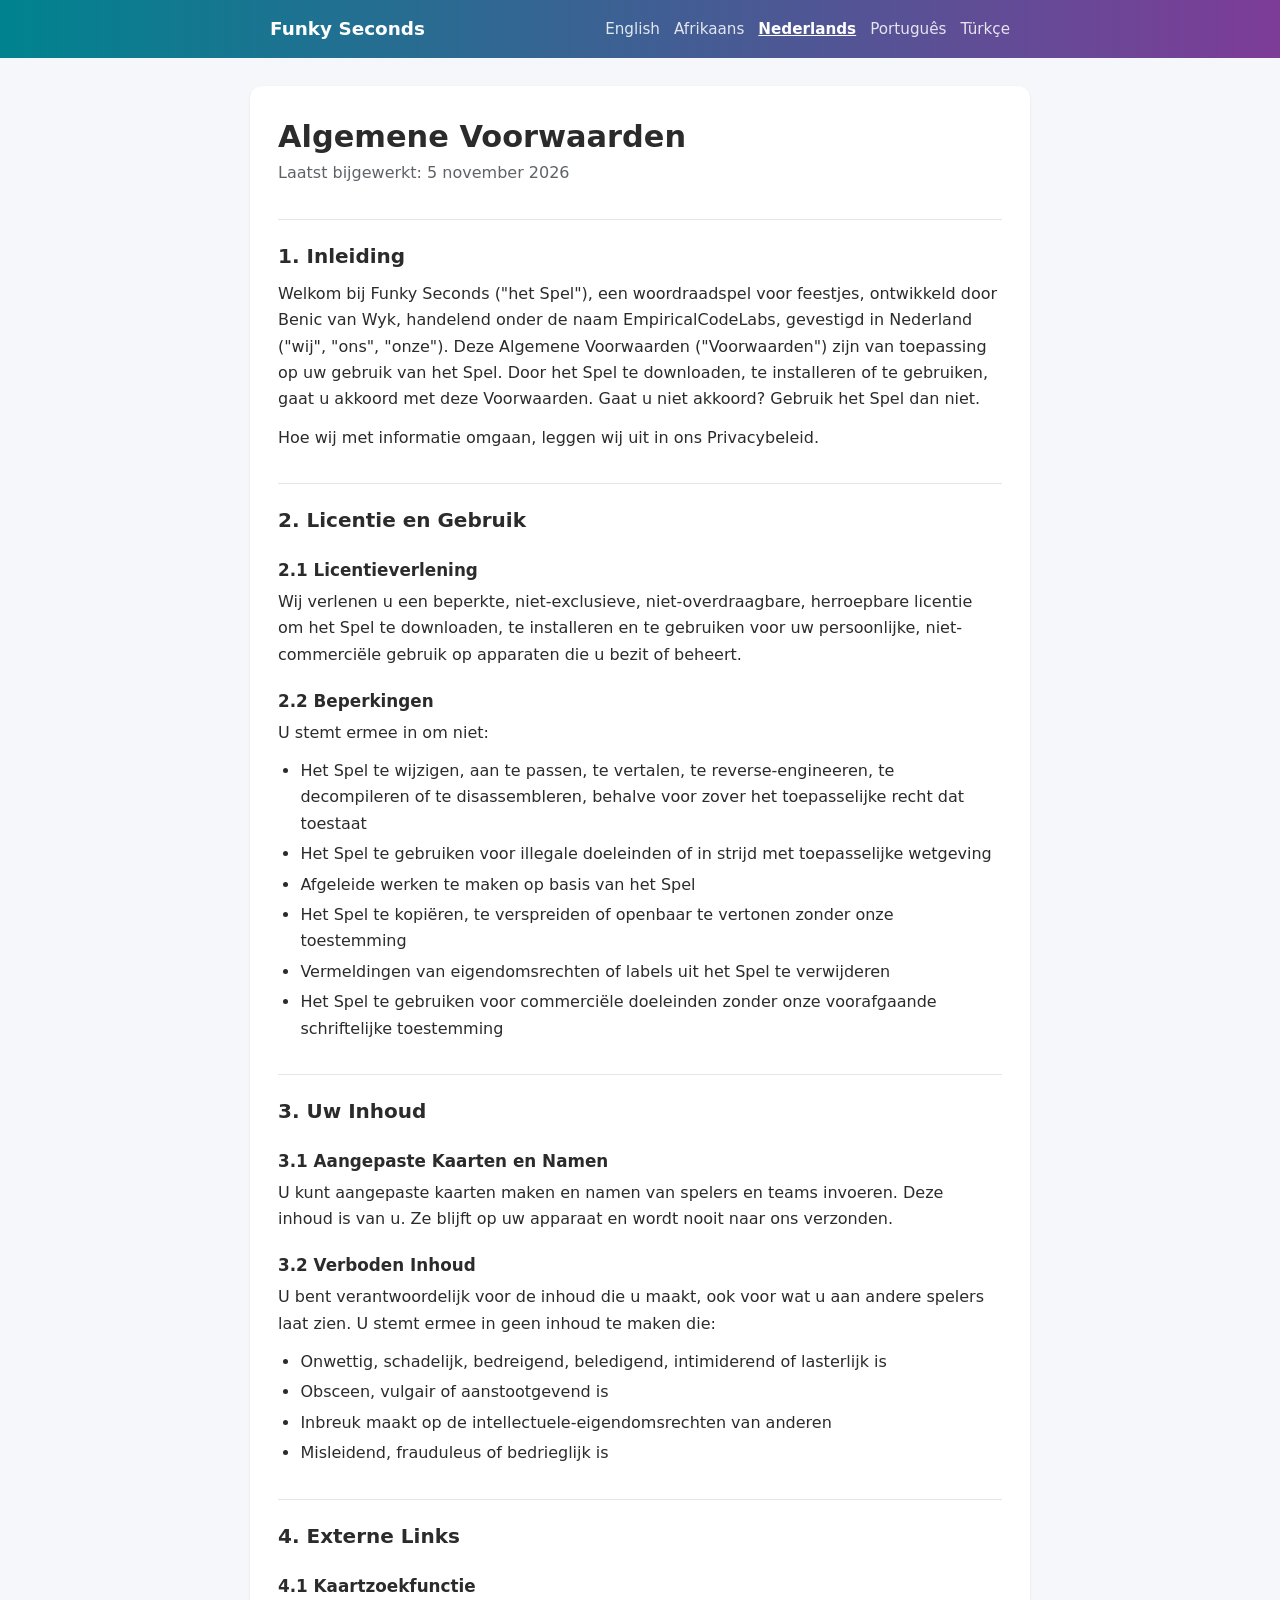
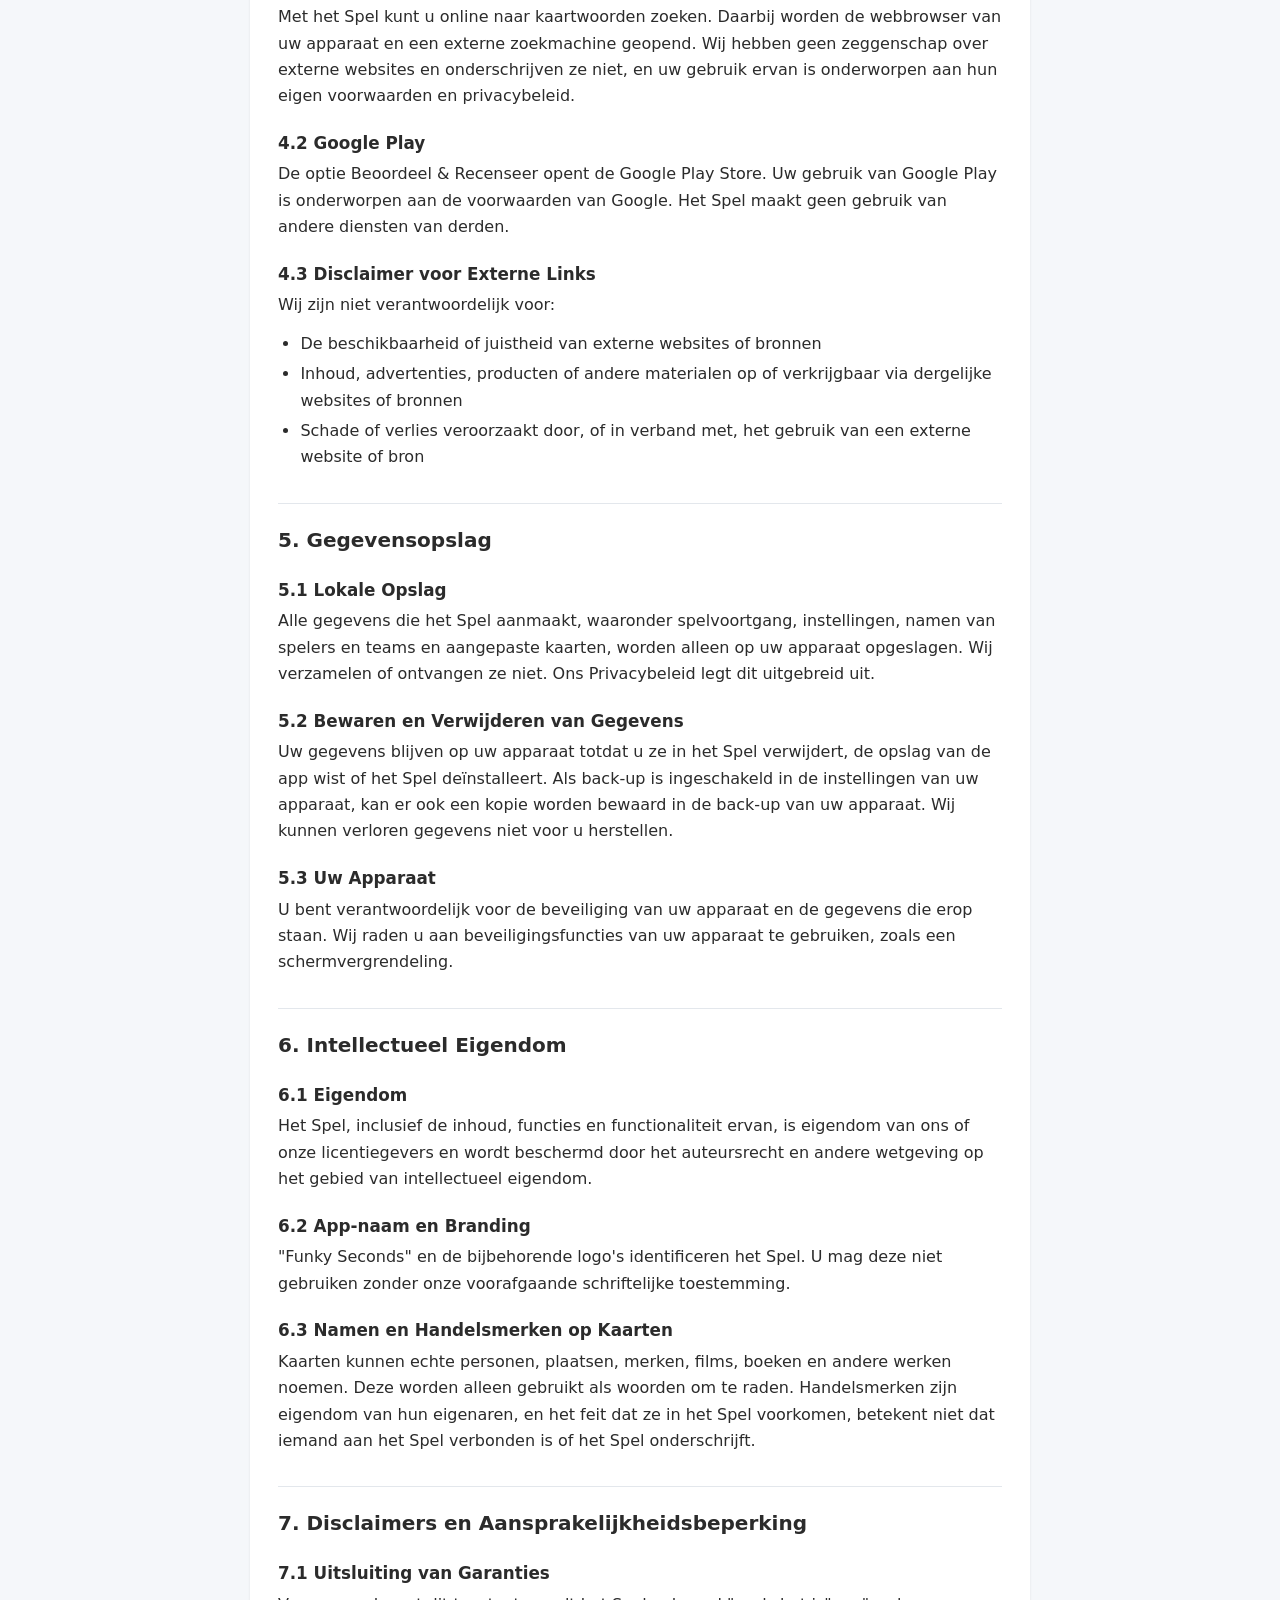
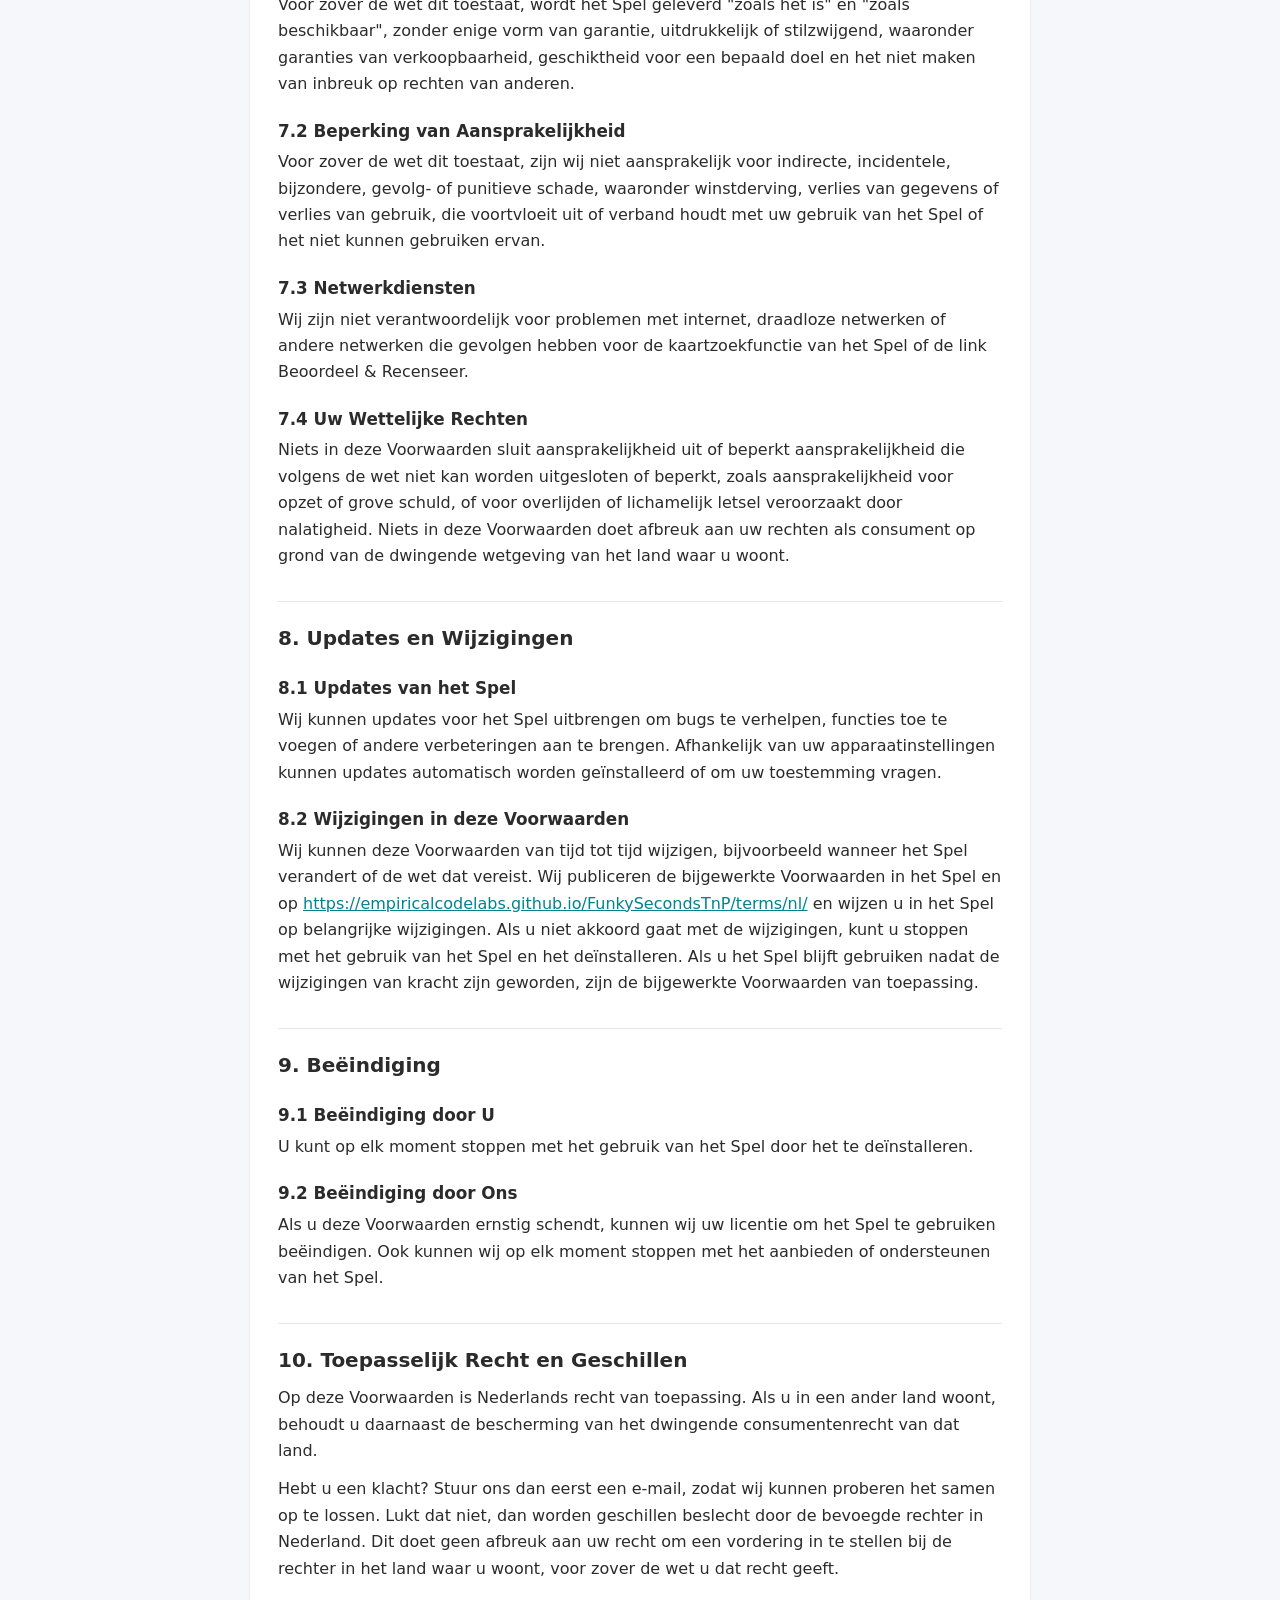
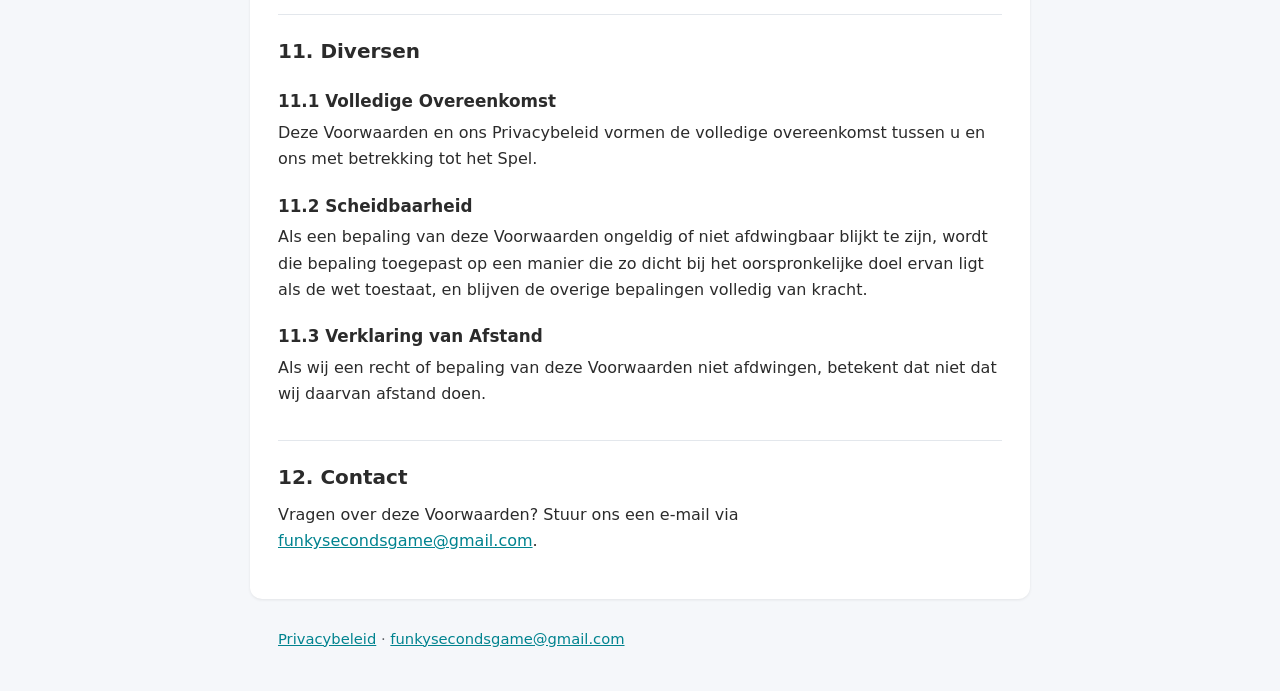
<file: terms/nl/index.html>
<!DOCTYPE html>
<html lang="nl">
<head>
  <meta charset="utf-8">
  <meta name="viewport" content="width=device-width, initial-scale=1">
  <title>Algemene Voorwaarden – Funky Seconds</title>
  <link rel="stylesheet" href="../../style.css">
</head>
<body>
  <header>
    <div class="bar">
      <a class="brand" href="../../">Funky Seconds</a>
      <nav class="langs" aria-label="Language">
        <a href="../../terms/" lang="en" hreflang="en">English</a>
        <a href="../../terms/af/" lang="af" hreflang="af">Afrikaans</a>
        <a href="../../terms/nl/" lang="nl" hreflang="nl" aria-current="page">Nederlands</a>
        <a href="../../terms/pt/" lang="pt" hreflang="pt">Português</a>
        <a href="../../terms/tr/" lang="tr" hreflang="tr">Türkçe</a>
      </nav>
    </div>
  </header>
  <main>
    <h1>Algemene Voorwaarden</h1>
    <p class="updated">Laatst bijgewerkt: 5 november 2026</p>
    <h2>1. Inleiding</h2>
    <p>Welkom bij Funky Seconds ("het Spel"), een woordraadspel voor feestjes, ontwikkeld door Benic van Wyk, handelend onder de naam EmpiricalCodeLabs, gevestigd in Nederland ("wij", "ons", "onze"). Deze Algemene Voorwaarden ("Voorwaarden") zijn van toepassing op uw gebruik van het Spel. Door het Spel te downloaden, te installeren of te gebruiken, gaat u akkoord met deze Voorwaarden. Gaat u niet akkoord? Gebruik het Spel dan niet.</p>
    <p>Hoe wij met informatie omgaan, leggen wij uit in ons Privacybeleid.</p>
    <h2>2. Licentie en Gebruik</h2>
    <h3>2.1 Licentieverlening</h3>
    <p>Wij verlenen u een beperkte, niet-exclusieve, niet-overdraagbare, herroepbare licentie om het Spel te downloaden, te installeren en te gebruiken voor uw persoonlijke, niet-commerciële gebruik op apparaten die u bezit of beheert.</p>
    <h3>2.2 Beperkingen</h3>
    <p>U stemt ermee in om niet:</p>
    <ul>
      <li>Het Spel te wijzigen, aan te passen, te vertalen, te reverse-engineeren, te decompileren of te disassembleren, behalve voor zover het toepasselijke recht dat toestaat</li>
      <li>Het Spel te gebruiken voor illegale doeleinden of in strijd met toepasselijke wetgeving</li>
      <li>Afgeleide werken te maken op basis van het Spel</li>
      <li>Het Spel te kopiëren, te verspreiden of openbaar te vertonen zonder onze toestemming</li>
      <li>Vermeldingen van eigendomsrechten of labels uit het Spel te verwijderen</li>
      <li>Het Spel te gebruiken voor commerciële doeleinden zonder onze voorafgaande schriftelijke toestemming</li>
    </ul>
    <h2>3. Uw Inhoud</h2>
    <h3>3.1 Aangepaste Kaarten en Namen</h3>
    <p>U kunt aangepaste kaarten maken en namen van spelers en teams invoeren. Deze inhoud is van u. Ze blijft op uw apparaat en wordt nooit naar ons verzonden.</p>
    <h3>3.2 Verboden Inhoud</h3>
    <p>U bent verantwoordelijk voor de inhoud die u maakt, ook voor wat u aan andere spelers laat zien. U stemt ermee in geen inhoud te maken die:</p>
    <ul>
      <li>Onwettig, schadelijk, bedreigend, beledigend, intimiderend of lasterlijk is</li>
      <li>Obsceen, vulgair of aanstootgevend is</li>
      <li>Inbreuk maakt op de intellectuele-eigendomsrechten van anderen</li>
      <li>Misleidend, frauduleus of bedrieglijk is</li>
    </ul>
    <h2>4. Externe Links</h2>
    <h3>4.1 Kaartzoekfunctie</h3>
    <p>Met het Spel kunt u online naar kaartwoorden zoeken. Daarbij worden de webbrowser van uw apparaat en een externe zoekmachine geopend. Wij hebben geen zeggenschap over externe websites en onderschrijven ze niet, en uw gebruik ervan is onderworpen aan hun eigen voorwaarden en privacybeleid.</p>
    <h3>4.2 Google Play</h3>
    <p>De optie Beoordeel &amp; Recenseer opent de Google Play Store. Uw gebruik van Google Play is onderworpen aan de voorwaarden van Google. Het Spel maakt geen gebruik van andere diensten van derden.</p>
    <h3>4.3 Disclaimer voor Externe Links</h3>
    <p>Wij zijn niet verantwoordelijk voor:</p>
    <ul>
      <li>De beschikbaarheid of juistheid van externe websites of bronnen</li>
      <li>Inhoud, advertenties, producten of andere materialen op of verkrijgbaar via dergelijke websites of bronnen</li>
      <li>Schade of verlies veroorzaakt door, of in verband met, het gebruik van een externe website of bron</li>
    </ul>
    <h2>5. Gegevensopslag</h2>
    <h3>5.1 Lokale Opslag</h3>
    <p>Alle gegevens die het Spel aanmaakt, waaronder spelvoortgang, instellingen, namen van spelers en teams en aangepaste kaarten, worden alleen op uw apparaat opgeslagen. Wij verzamelen of ontvangen ze niet. Ons Privacybeleid legt dit uitgebreid uit.</p>
    <h3>5.2 Bewaren en Verwijderen van Gegevens</h3>
    <p>Uw gegevens blijven op uw apparaat totdat u ze in het Spel verwijdert, de opslag van de app wist of het Spel deïnstalleert. Als back-up is ingeschakeld in de instellingen van uw apparaat, kan er ook een kopie worden bewaard in de back-up van uw apparaat. Wij kunnen verloren gegevens niet voor u herstellen.</p>
    <h3>5.3 Uw Apparaat</h3>
    <p>U bent verantwoordelijk voor de beveiliging van uw apparaat en de gegevens die erop staan. Wij raden u aan beveiligingsfuncties van uw apparaat te gebruiken, zoals een schermvergrendeling.</p>
    <h2>6. Intellectueel Eigendom</h2>
    <h3>6.1 Eigendom</h3>
    <p>Het Spel, inclusief de inhoud, functies en functionaliteit ervan, is eigendom van ons of onze licentiegevers en wordt beschermd door het auteursrecht en andere wetgeving op het gebied van intellectueel eigendom.</p>
    <h3>6.2 App-naam en Branding</h3>
    <p>"Funky Seconds" en de bijbehorende logo's identificeren het Spel. U mag deze niet gebruiken zonder onze voorafgaande schriftelijke toestemming.</p>
    <h3>6.3 Namen en Handelsmerken op Kaarten</h3>
    <p>Kaarten kunnen echte personen, plaatsen, merken, films, boeken en andere werken noemen. Deze worden alleen gebruikt als woorden om te raden. Handelsmerken zijn eigendom van hun eigenaren, en het feit dat ze in het Spel voorkomen, betekent niet dat iemand aan het Spel verbonden is of het Spel onderschrijft.</p>
    <h2>7. Disclaimers en Aansprakelijkheidsbeperking</h2>
    <h3>7.1 Uitsluiting van Garanties</h3>
    <p>Voor zover de wet dit toestaat, wordt het Spel geleverd "zoals het is" en "zoals beschikbaar", zonder enige vorm van garantie, uitdrukkelijk of stilzwijgend, waaronder garanties van verkoopbaarheid, geschiktheid voor een bepaald doel en het niet maken van inbreuk op rechten van anderen.</p>
    <h3>7.2 Beperking van Aansprakelijkheid</h3>
    <p>Voor zover de wet dit toestaat, zijn wij niet aansprakelijk voor indirecte, incidentele, bijzondere, gevolg- of punitieve schade, waaronder winstderving, verlies van gegevens of verlies van gebruik, die voortvloeit uit of verband houdt met uw gebruik van het Spel of het niet kunnen gebruiken ervan.</p>
    <h3>7.3 Netwerkdiensten</h3>
    <p>Wij zijn niet verantwoordelijk voor problemen met internet, draadloze netwerken of andere netwerken die gevolgen hebben voor de kaartzoekfunctie van het Spel of de link Beoordeel &amp; Recenseer.</p>
    <h3>7.4 Uw Wettelijke Rechten</h3>
    <p>Niets in deze Voorwaarden sluit aansprakelijkheid uit of beperkt aansprakelijkheid die volgens de wet niet kan worden uitgesloten of beperkt, zoals aansprakelijkheid voor opzet of grove schuld, of voor overlijden of lichamelijk letsel veroorzaakt door nalatigheid. Niets in deze Voorwaarden doet afbreuk aan uw rechten als consument op grond van de dwingende wetgeving van het land waar u woont.</p>
    <h2>8. Updates en Wijzigingen</h2>
    <h3>8.1 Updates van het Spel</h3>
    <p>Wij kunnen updates voor het Spel uitbrengen om bugs te verhelpen, functies toe te voegen of andere verbeteringen aan te brengen. Afhankelijk van uw apparaatinstellingen kunnen updates automatisch worden geïnstalleerd of om uw toestemming vragen.</p>
    <h3>8.2 Wijzigingen in deze Voorwaarden</h3>
    <p>Wij kunnen deze Voorwaarden van tijd tot tijd wijzigen, bijvoorbeeld wanneer het Spel verandert of de wet dat vereist. Wij publiceren de bijgewerkte Voorwaarden in het Spel en op <a href="https://empiricalcodelabs.github.io/FunkySecondsTnP/terms/nl/">https://empiricalcodelabs.github.io/FunkySecondsTnP/terms/nl/</a> en wijzen u in het Spel op belangrijke wijzigingen. Als u niet akkoord gaat met de wijzigingen, kunt u stoppen met het gebruik van het Spel en het deïnstalleren. Als u het Spel blijft gebruiken nadat de wijzigingen van kracht zijn geworden, zijn de bijgewerkte Voorwaarden van toepassing.</p>
    <h2>9. Beëindiging</h2>
    <h3>9.1 Beëindiging door U</h3>
    <p>U kunt op elk moment stoppen met het gebruik van het Spel door het te deïnstalleren.</p>
    <h3>9.2 Beëindiging door Ons</h3>
    <p>Als u deze Voorwaarden ernstig schendt, kunnen wij uw licentie om het Spel te gebruiken beëindigen. Ook kunnen wij op elk moment stoppen met het aanbieden of ondersteunen van het Spel.</p>
    <h2>10. Toepasselijk Recht en Geschillen</h2>
    <p>Op deze Voorwaarden is Nederlands recht van toepassing. Als u in een ander land woont, behoudt u daarnaast de bescherming van het dwingende consumentenrecht van dat land.</p>
    <p>Hebt u een klacht? Stuur ons dan eerst een e-mail, zodat wij kunnen proberen het samen op te lossen. Lukt dat niet, dan worden geschillen beslecht door de bevoegde rechter in Nederland. Dit doet geen afbreuk aan uw recht om een vordering in te stellen bij de rechter in het land waar u woont, voor zover de wet u dat recht geeft.</p>
    <h2>11. Diversen</h2>
    <h3>11.1 Volledige Overeenkomst</h3>
    <p>Deze Voorwaarden en ons Privacybeleid vormen de volledige overeenkomst tussen u en ons met betrekking tot het Spel.</p>
    <h3>11.2 Scheidbaarheid</h3>
    <p>Als een bepaling van deze Voorwaarden ongeldig of niet afdwingbaar blijkt te zijn, wordt die bepaling toegepast op een manier die zo dicht bij het oorspronkelijke doel ervan ligt als de wet toestaat, en blijven de overige bepalingen volledig van kracht.</p>
    <h3>11.3 Verklaring van Afstand</h3>
    <p>Als wij een recht of bepaling van deze Voorwaarden niet afdwingen, betekent dat niet dat wij daarvan afstand doen.</p>
    <h2>12. Contact</h2>
    <p>Vragen over deze Voorwaarden? Stuur ons een e-mail via <a href="mailto:funkysecondsgame@gmail.com">funkysecondsgame@gmail.com</a>.</p>
  </main>
  <footer>
    <a href="../../privacy/nl/">Privacybeleid</a> · <a href="mailto:funkysecondsgame@gmail.com">funkysecondsgame@gmail.com</a>
  </footer>
</body>
</html>
</file>
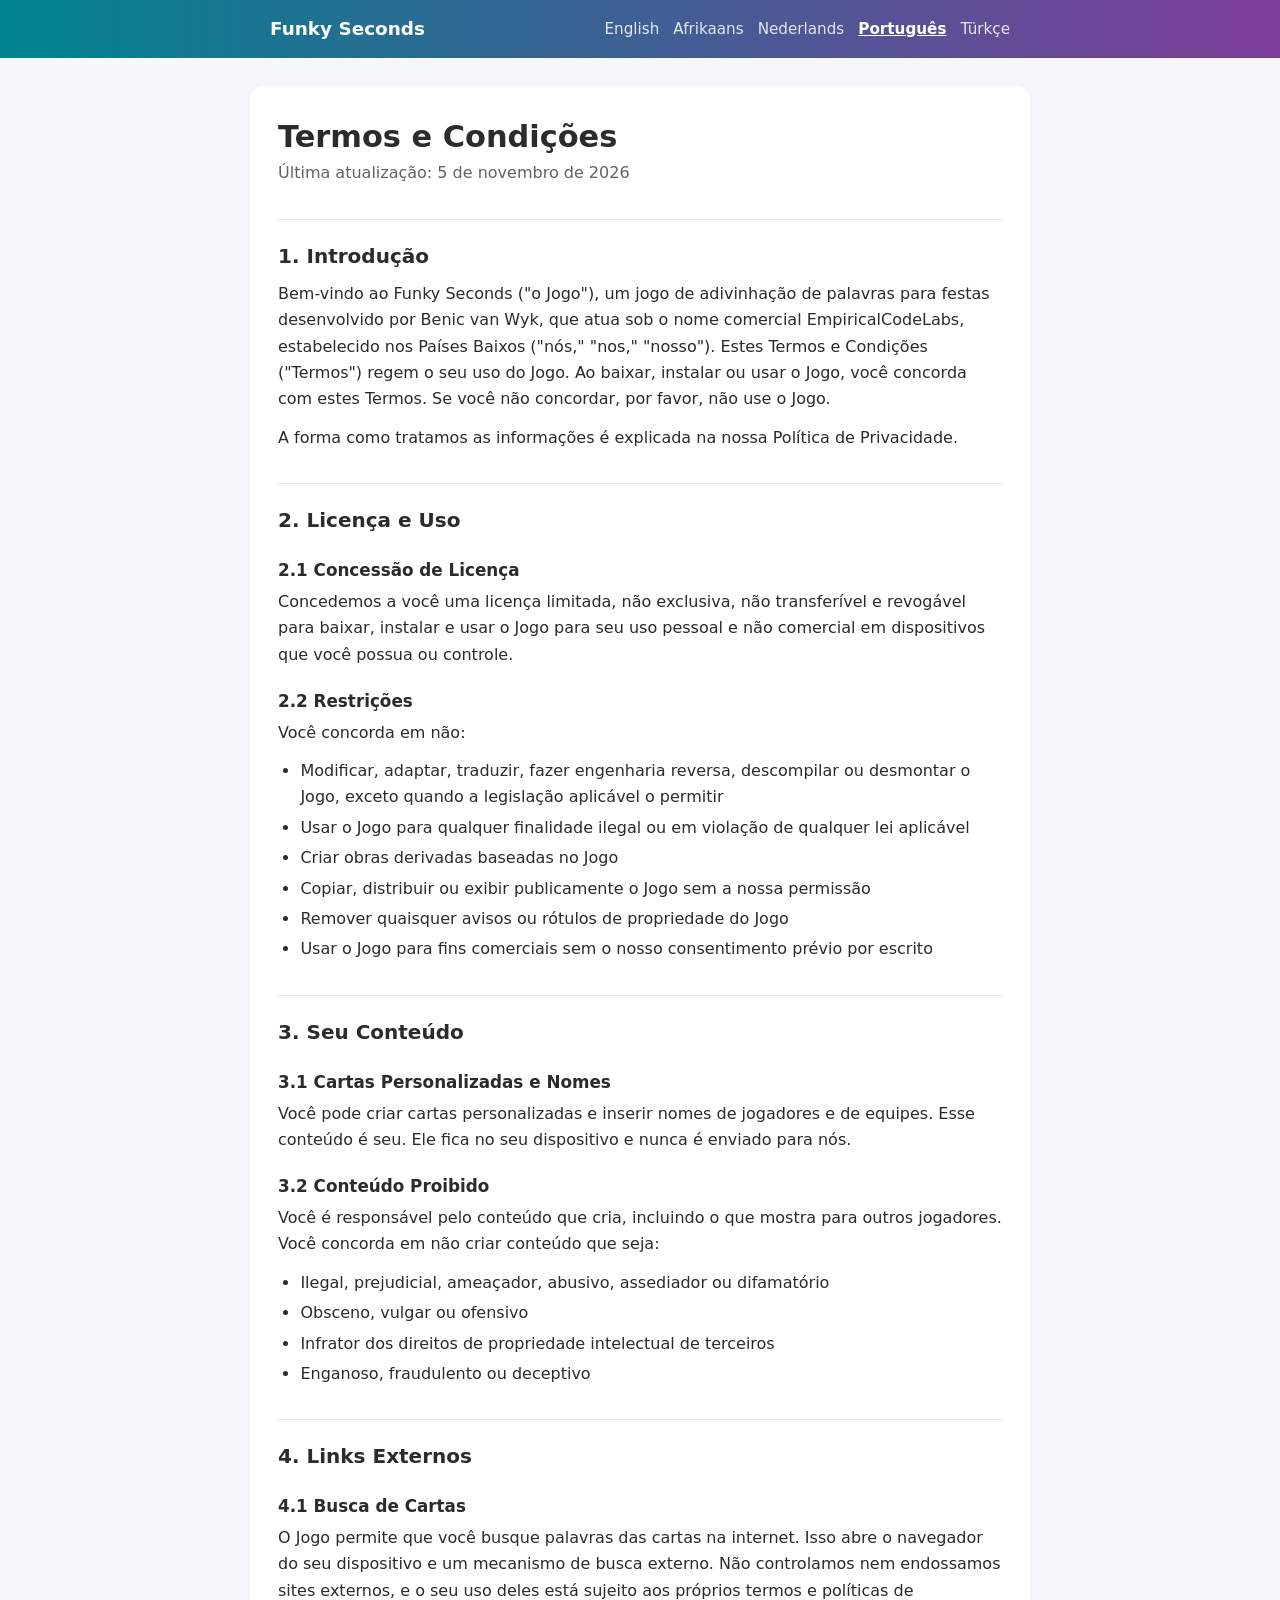
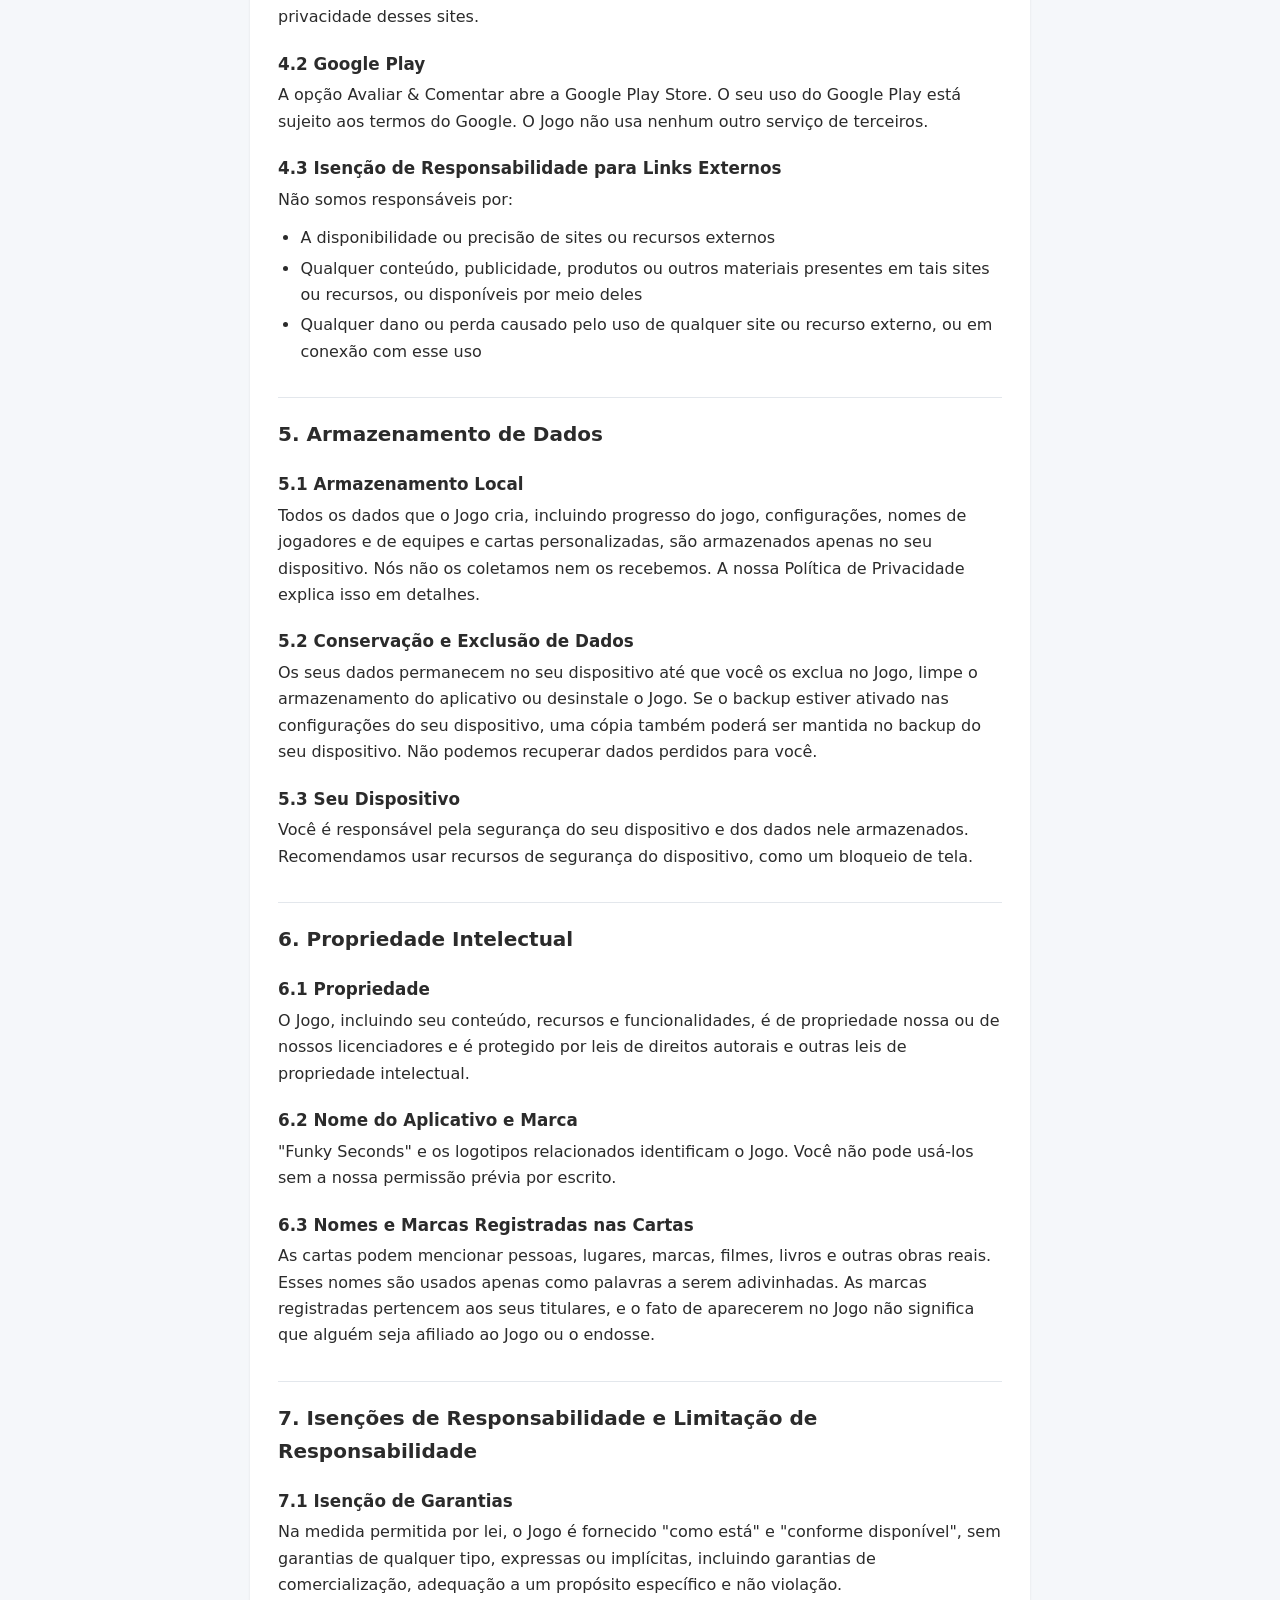
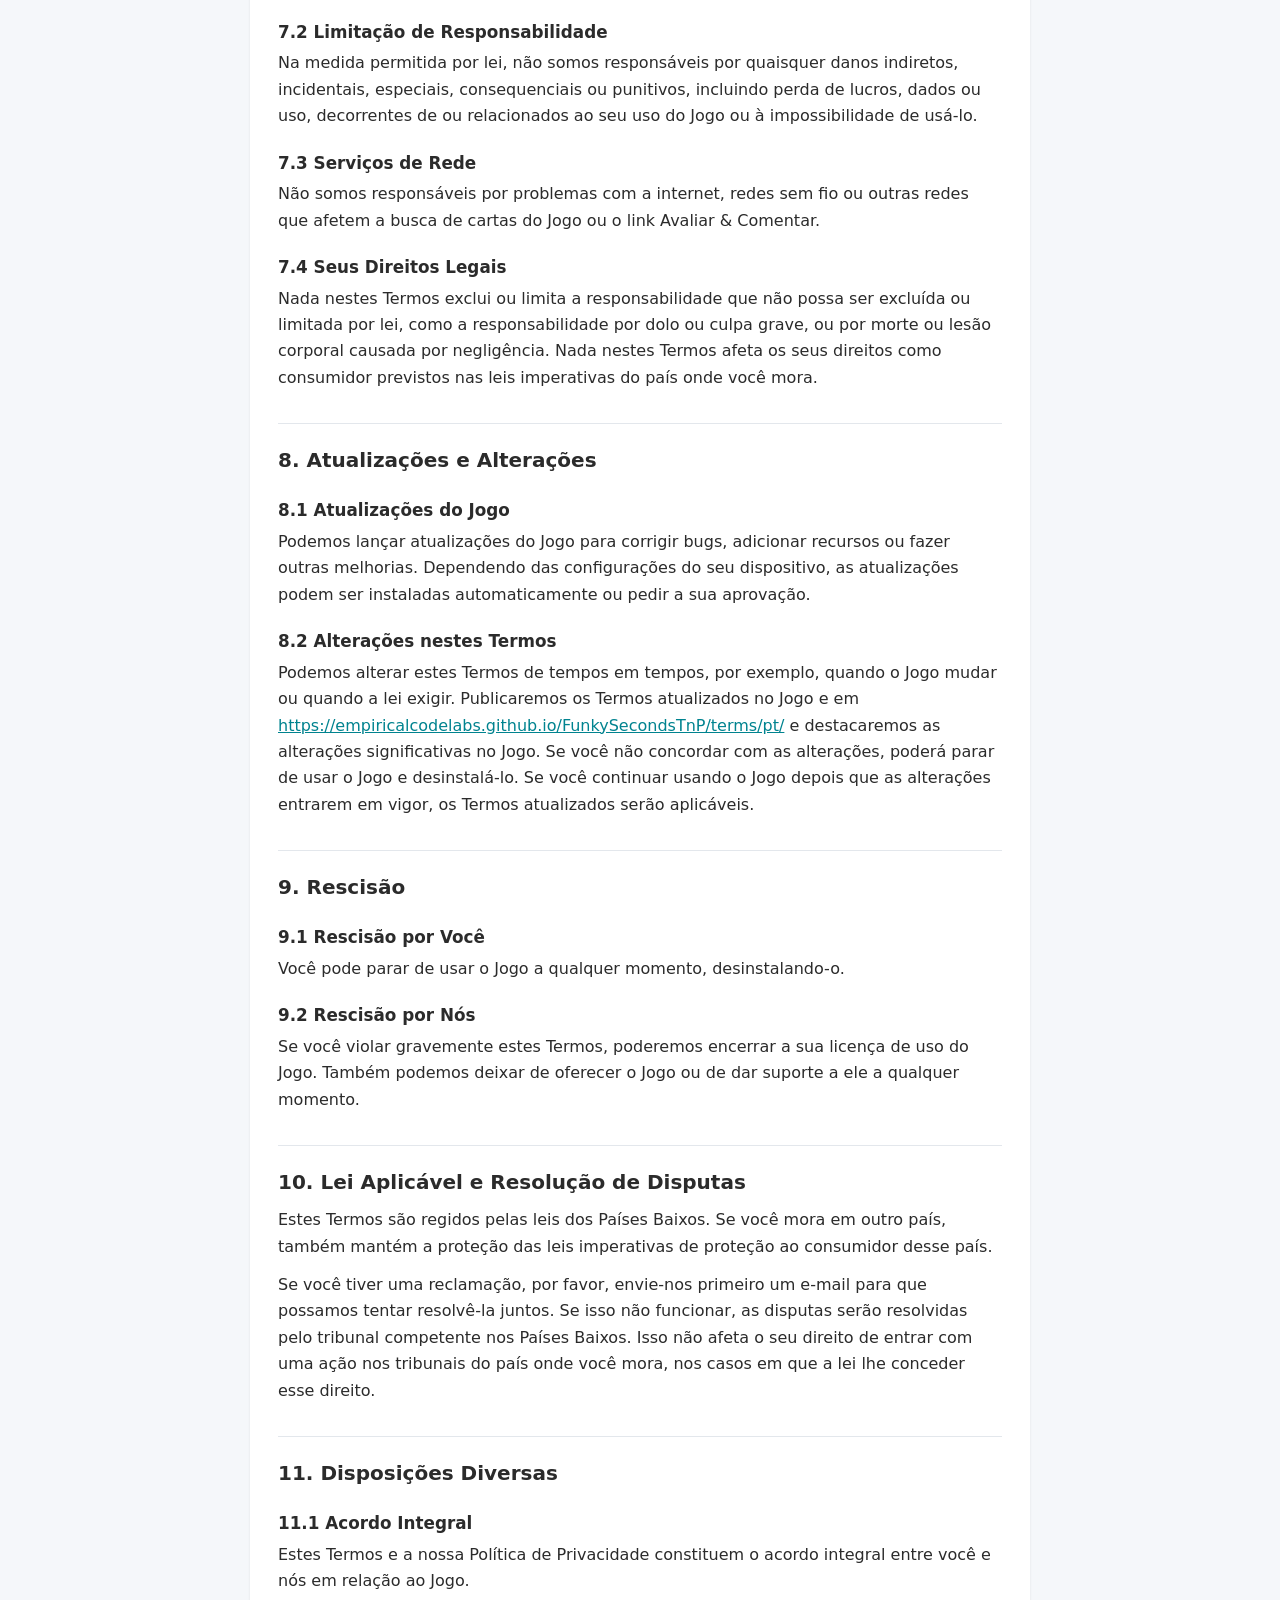
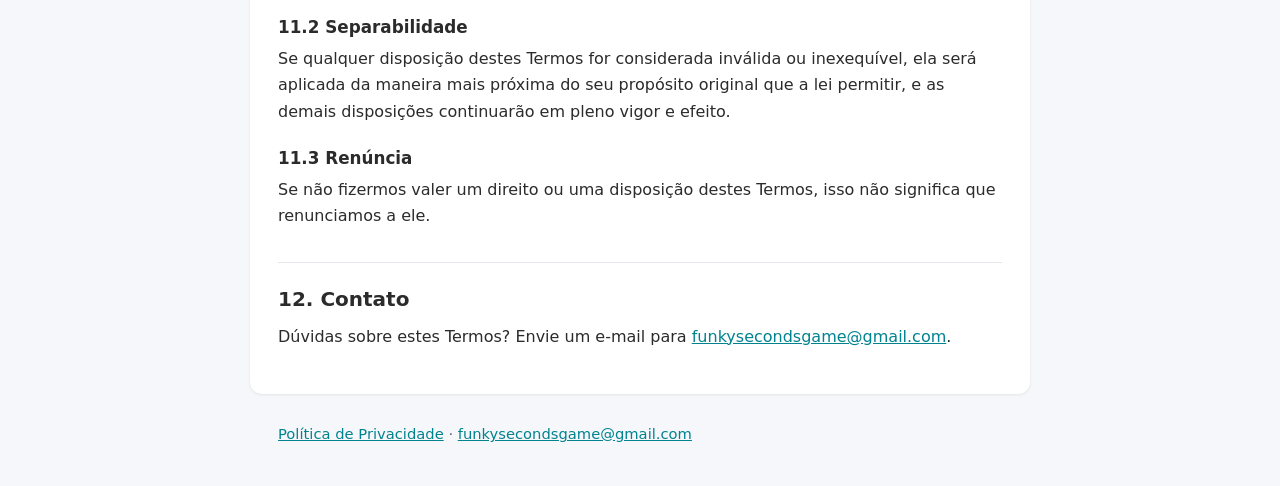
<file: terms/pt/index.html>
<!DOCTYPE html>
<html lang="pt">
<head>
  <meta charset="utf-8">
  <meta name="viewport" content="width=device-width, initial-scale=1">
  <title>Termos e Condições – Funky Seconds</title>
  <link rel="stylesheet" href="../../style.css">
</head>
<body>
  <header>
    <div class="bar">
      <a class="brand" href="../../">Funky Seconds</a>
      <nav class="langs" aria-label="Language">
        <a href="../../terms/" lang="en" hreflang="en">English</a>
        <a href="../../terms/af/" lang="af" hreflang="af">Afrikaans</a>
        <a href="../../terms/nl/" lang="nl" hreflang="nl">Nederlands</a>
        <a href="../../terms/pt/" lang="pt" hreflang="pt" aria-current="page">Português</a>
        <a href="../../terms/tr/" lang="tr" hreflang="tr">Türkçe</a>
      </nav>
    </div>
  </header>
  <main>
    <h1>Termos e Condições</h1>
    <p class="updated">Última atualização: 5 de novembro de 2026</p>
    <h2>1. Introdução</h2>
    <p>Bem-vindo ao Funky Seconds ("o Jogo"), um jogo de adivinhação de palavras para festas desenvolvido por Benic van Wyk, que atua sob o nome comercial EmpiricalCodeLabs, estabelecido nos Países Baixos ("nós," "nos," "nosso"). Estes Termos e Condições ("Termos") regem o seu uso do Jogo. Ao baixar, instalar ou usar o Jogo, você concorda com estes Termos. Se você não concordar, por favor, não use o Jogo.</p>
    <p>A forma como tratamos as informações é explicada na nossa Política de Privacidade.</p>
    <h2>2. Licença e Uso</h2>
    <h3>2.1 Concessão de Licença</h3>
    <p>Concedemos a você uma licença limitada, não exclusiva, não transferível e revogável para baixar, instalar e usar o Jogo para seu uso pessoal e não comercial em dispositivos que você possua ou controle.</p>
    <h3>2.2 Restrições</h3>
    <p>Você concorda em não:</p>
    <ul>
      <li>Modificar, adaptar, traduzir, fazer engenharia reversa, descompilar ou desmontar o Jogo, exceto quando a legislação aplicável o permitir</li>
      <li>Usar o Jogo para qualquer finalidade ilegal ou em violação de qualquer lei aplicável</li>
      <li>Criar obras derivadas baseadas no Jogo</li>
      <li>Copiar, distribuir ou exibir publicamente o Jogo sem a nossa permissão</li>
      <li>Remover quaisquer avisos ou rótulos de propriedade do Jogo</li>
      <li>Usar o Jogo para fins comerciais sem o nosso consentimento prévio por escrito</li>
    </ul>
    <h2>3. Seu Conteúdo</h2>
    <h3>3.1 Cartas Personalizadas e Nomes</h3>
    <p>Você pode criar cartas personalizadas e inserir nomes de jogadores e de equipes. Esse conteúdo é seu. Ele fica no seu dispositivo e nunca é enviado para nós.</p>
    <h3>3.2 Conteúdo Proibido</h3>
    <p>Você é responsável pelo conteúdo que cria, incluindo o que mostra para outros jogadores. Você concorda em não criar conteúdo que seja:</p>
    <ul>
      <li>Ilegal, prejudicial, ameaçador, abusivo, assediador ou difamatório</li>
      <li>Obsceno, vulgar ou ofensivo</li>
      <li>Infrator dos direitos de propriedade intelectual de terceiros</li>
      <li>Enganoso, fraudulento ou deceptivo</li>
    </ul>
    <h2>4. Links Externos</h2>
    <h3>4.1 Busca de Cartas</h3>
    <p>O Jogo permite que você busque palavras das cartas na internet. Isso abre o navegador do seu dispositivo e um mecanismo de busca externo. Não controlamos nem endossamos sites externos, e o seu uso deles está sujeito aos próprios termos e políticas de privacidade desses sites.</p>
    <h3>4.2 Google Play</h3>
    <p>A opção Avaliar &amp; Comentar abre a Google Play Store. O seu uso do Google Play está sujeito aos termos do Google. O Jogo não usa nenhum outro serviço de terceiros.</p>
    <h3>4.3 Isenção de Responsabilidade para Links Externos</h3>
    <p>Não somos responsáveis por:</p>
    <ul>
      <li>A disponibilidade ou precisão de sites ou recursos externos</li>
      <li>Qualquer conteúdo, publicidade, produtos ou outros materiais presentes em tais sites ou recursos, ou disponíveis por meio deles</li>
      <li>Qualquer dano ou perda causado pelo uso de qualquer site ou recurso externo, ou em conexão com esse uso</li>
    </ul>
    <h2>5. Armazenamento de Dados</h2>
    <h3>5.1 Armazenamento Local</h3>
    <p>Todos os dados que o Jogo cria, incluindo progresso do jogo, configurações, nomes de jogadores e de equipes e cartas personalizadas, são armazenados apenas no seu dispositivo. Nós não os coletamos nem os recebemos. A nossa Política de Privacidade explica isso em detalhes.</p>
    <h3>5.2 Conservação e Exclusão de Dados</h3>
    <p>Os seus dados permanecem no seu dispositivo até que você os exclua no Jogo, limpe o armazenamento do aplicativo ou desinstale o Jogo. Se o backup estiver ativado nas configurações do seu dispositivo, uma cópia também poderá ser mantida no backup do seu dispositivo. Não podemos recuperar dados perdidos para você.</p>
    <h3>5.3 Seu Dispositivo</h3>
    <p>Você é responsável pela segurança do seu dispositivo e dos dados nele armazenados. Recomendamos usar recursos de segurança do dispositivo, como um bloqueio de tela.</p>
    <h2>6. Propriedade Intelectual</h2>
    <h3>6.1 Propriedade</h3>
    <p>O Jogo, incluindo seu conteúdo, recursos e funcionalidades, é de propriedade nossa ou de nossos licenciadores e é protegido por leis de direitos autorais e outras leis de propriedade intelectual.</p>
    <h3>6.2 Nome do Aplicativo e Marca</h3>
    <p>"Funky Seconds" e os logotipos relacionados identificam o Jogo. Você não pode usá-los sem a nossa permissão prévia por escrito.</p>
    <h3>6.3 Nomes e Marcas Registradas nas Cartas</h3>
    <p>As cartas podem mencionar pessoas, lugares, marcas, filmes, livros e outras obras reais. Esses nomes são usados apenas como palavras a serem adivinhadas. As marcas registradas pertencem aos seus titulares, e o fato de aparecerem no Jogo não significa que alguém seja afiliado ao Jogo ou o endosse.</p>
    <h2>7. Isenções de Responsabilidade e Limitação de Responsabilidade</h2>
    <h3>7.1 Isenção de Garantias</h3>
    <p>Na medida permitida por lei, o Jogo é fornecido "como está" e "conforme disponível", sem garantias de qualquer tipo, expressas ou implícitas, incluindo garantias de comercialização, adequação a um propósito específico e não violação.</p>
    <h3>7.2 Limitação de Responsabilidade</h3>
    <p>Na medida permitida por lei, não somos responsáveis por quaisquer danos indiretos, incidentais, especiais, consequenciais ou punitivos, incluindo perda de lucros, dados ou uso, decorrentes de ou relacionados ao seu uso do Jogo ou à impossibilidade de usá-lo.</p>
    <h3>7.3 Serviços de Rede</h3>
    <p>Não somos responsáveis por problemas com a internet, redes sem fio ou outras redes que afetem a busca de cartas do Jogo ou o link Avaliar &amp; Comentar.</p>
    <h3>7.4 Seus Direitos Legais</h3>
    <p>Nada nestes Termos exclui ou limita a responsabilidade que não possa ser excluída ou limitada por lei, como a responsabilidade por dolo ou culpa grave, ou por morte ou lesão corporal causada por negligência. Nada nestes Termos afeta os seus direitos como consumidor previstos nas leis imperativas do país onde você mora.</p>
    <h2>8. Atualizações e Alterações</h2>
    <h3>8.1 Atualizações do Jogo</h3>
    <p>Podemos lançar atualizações do Jogo para corrigir bugs, adicionar recursos ou fazer outras melhorias. Dependendo das configurações do seu dispositivo, as atualizações podem ser instaladas automaticamente ou pedir a sua aprovação.</p>
    <h3>8.2 Alterações nestes Termos</h3>
    <p>Podemos alterar estes Termos de tempos em tempos, por exemplo, quando o Jogo mudar ou quando a lei exigir. Publicaremos os Termos atualizados no Jogo e em <a href="https://empiricalcodelabs.github.io/FunkySecondsTnP/terms/pt/">https://empiricalcodelabs.github.io/FunkySecondsTnP/terms/pt/</a> e destacaremos as alterações significativas no Jogo. Se você não concordar com as alterações, poderá parar de usar o Jogo e desinstalá-lo. Se você continuar usando o Jogo depois que as alterações entrarem em vigor, os Termos atualizados serão aplicáveis.</p>
    <h2>9. Rescisão</h2>
    <h3>9.1 Rescisão por Você</h3>
    <p>Você pode parar de usar o Jogo a qualquer momento, desinstalando-o.</p>
    <h3>9.2 Rescisão por Nós</h3>
    <p>Se você violar gravemente estes Termos, poderemos encerrar a sua licença de uso do Jogo. Também podemos deixar de oferecer o Jogo ou de dar suporte a ele a qualquer momento.</p>
    <h2>10. Lei Aplicável e Resolução de Disputas</h2>
    <p>Estes Termos são regidos pelas leis dos Países Baixos. Se você mora em outro país, também mantém a proteção das leis imperativas de proteção ao consumidor desse país.</p>
    <p>Se você tiver uma reclamação, por favor, envie-nos primeiro um e-mail para que possamos tentar resolvê-la juntos. Se isso não funcionar, as disputas serão resolvidas pelo tribunal competente nos Países Baixos. Isso não afeta o seu direito de entrar com uma ação nos tribunais do país onde você mora, nos casos em que a lei lhe conceder esse direito.</p>
    <h2>11. Disposições Diversas</h2>
    <h3>11.1 Acordo Integral</h3>
    <p>Estes Termos e a nossa Política de Privacidade constituem o acordo integral entre você e nós em relação ao Jogo.</p>
    <h3>11.2 Separabilidade</h3>
    <p>Se qualquer disposição destes Termos for considerada inválida ou inexequível, ela será aplicada da maneira mais próxima do seu propósito original que a lei permitir, e as demais disposições continuarão em pleno vigor e efeito.</p>
    <h3>11.3 Renúncia</h3>
    <p>Se não fizermos valer um direito ou uma disposição destes Termos, isso não significa que renunciamos a ele.</p>
    <h2>12. Contato</h2>
    <p>Dúvidas sobre estes Termos? Envie um e-mail para <a href="mailto:funkysecondsgame@gmail.com">funkysecondsgame@gmail.com</a>.</p>
  </main>
  <footer>
    <a href="../../privacy/pt/">Política de Privacidade</a> · <a href="mailto:funkysecondsgame@gmail.com">funkysecondsgame@gmail.com</a>
  </footer>
</body>
</html>
</file>
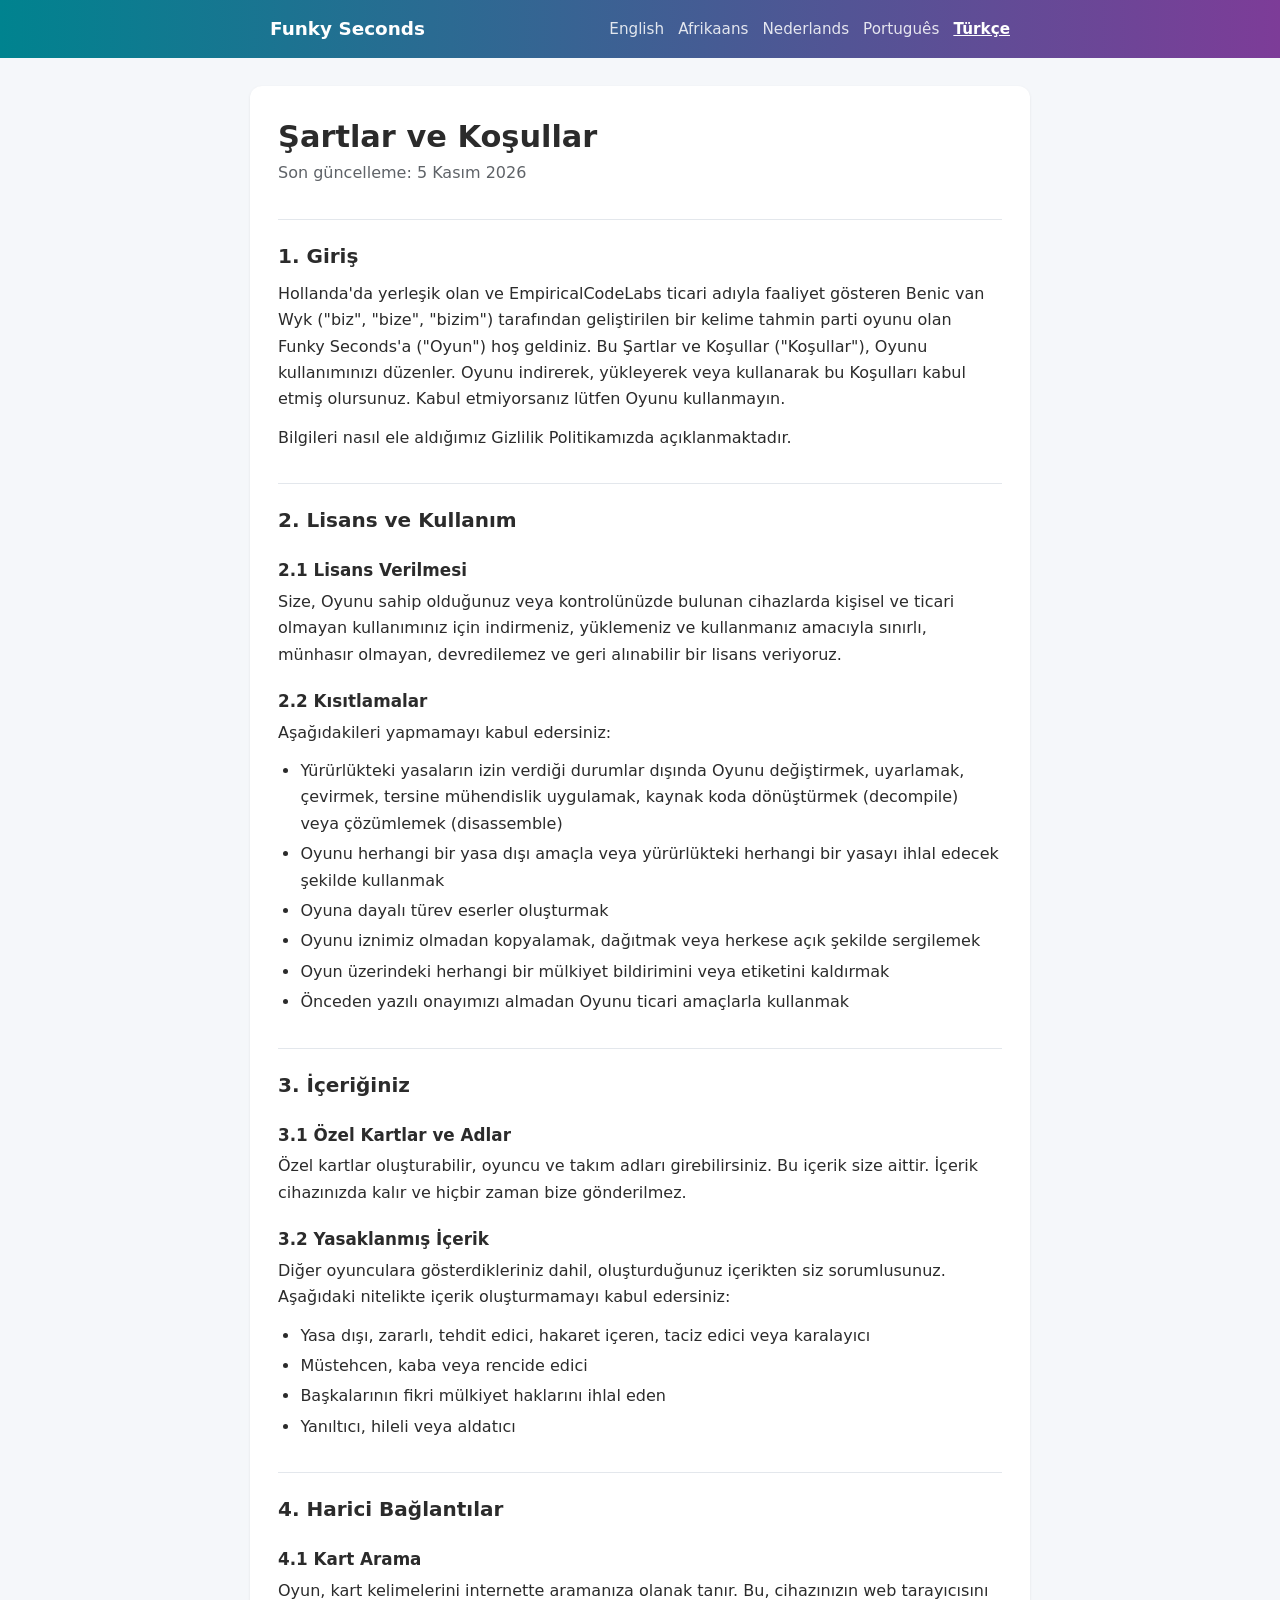
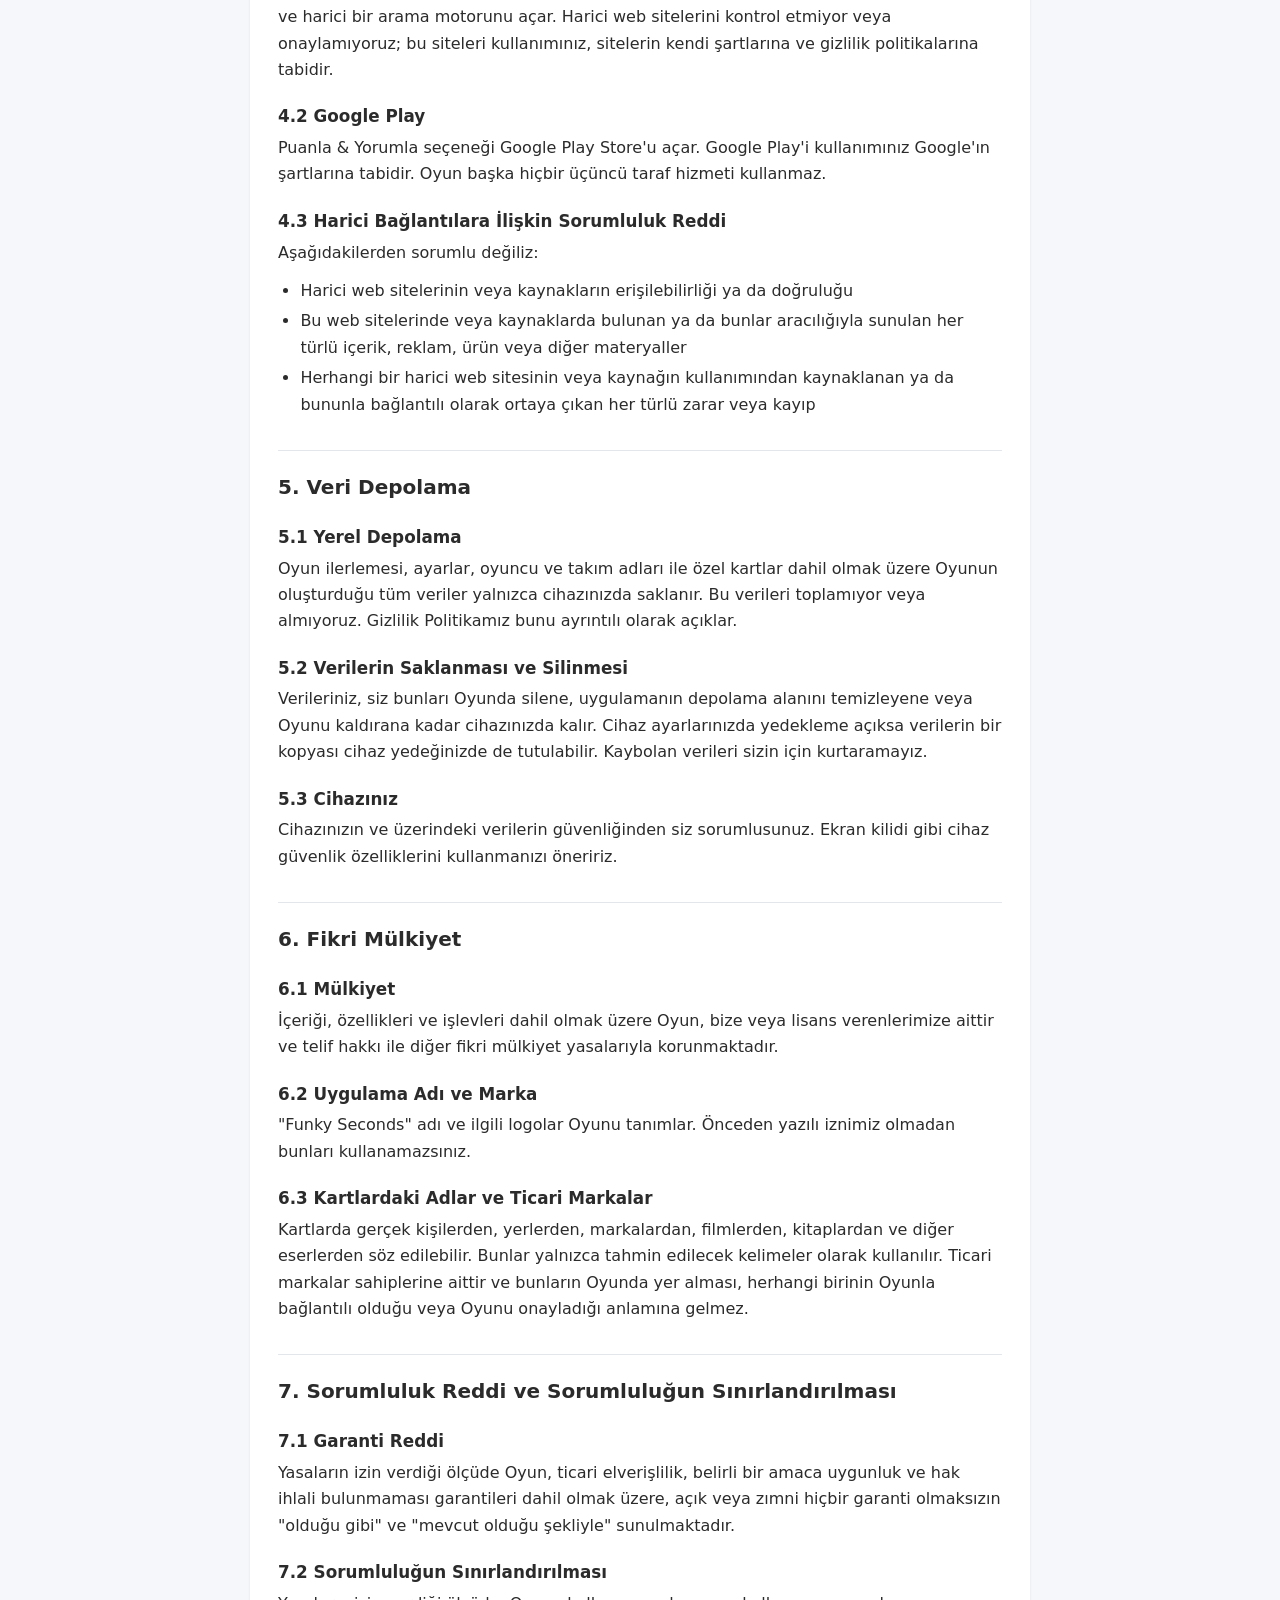
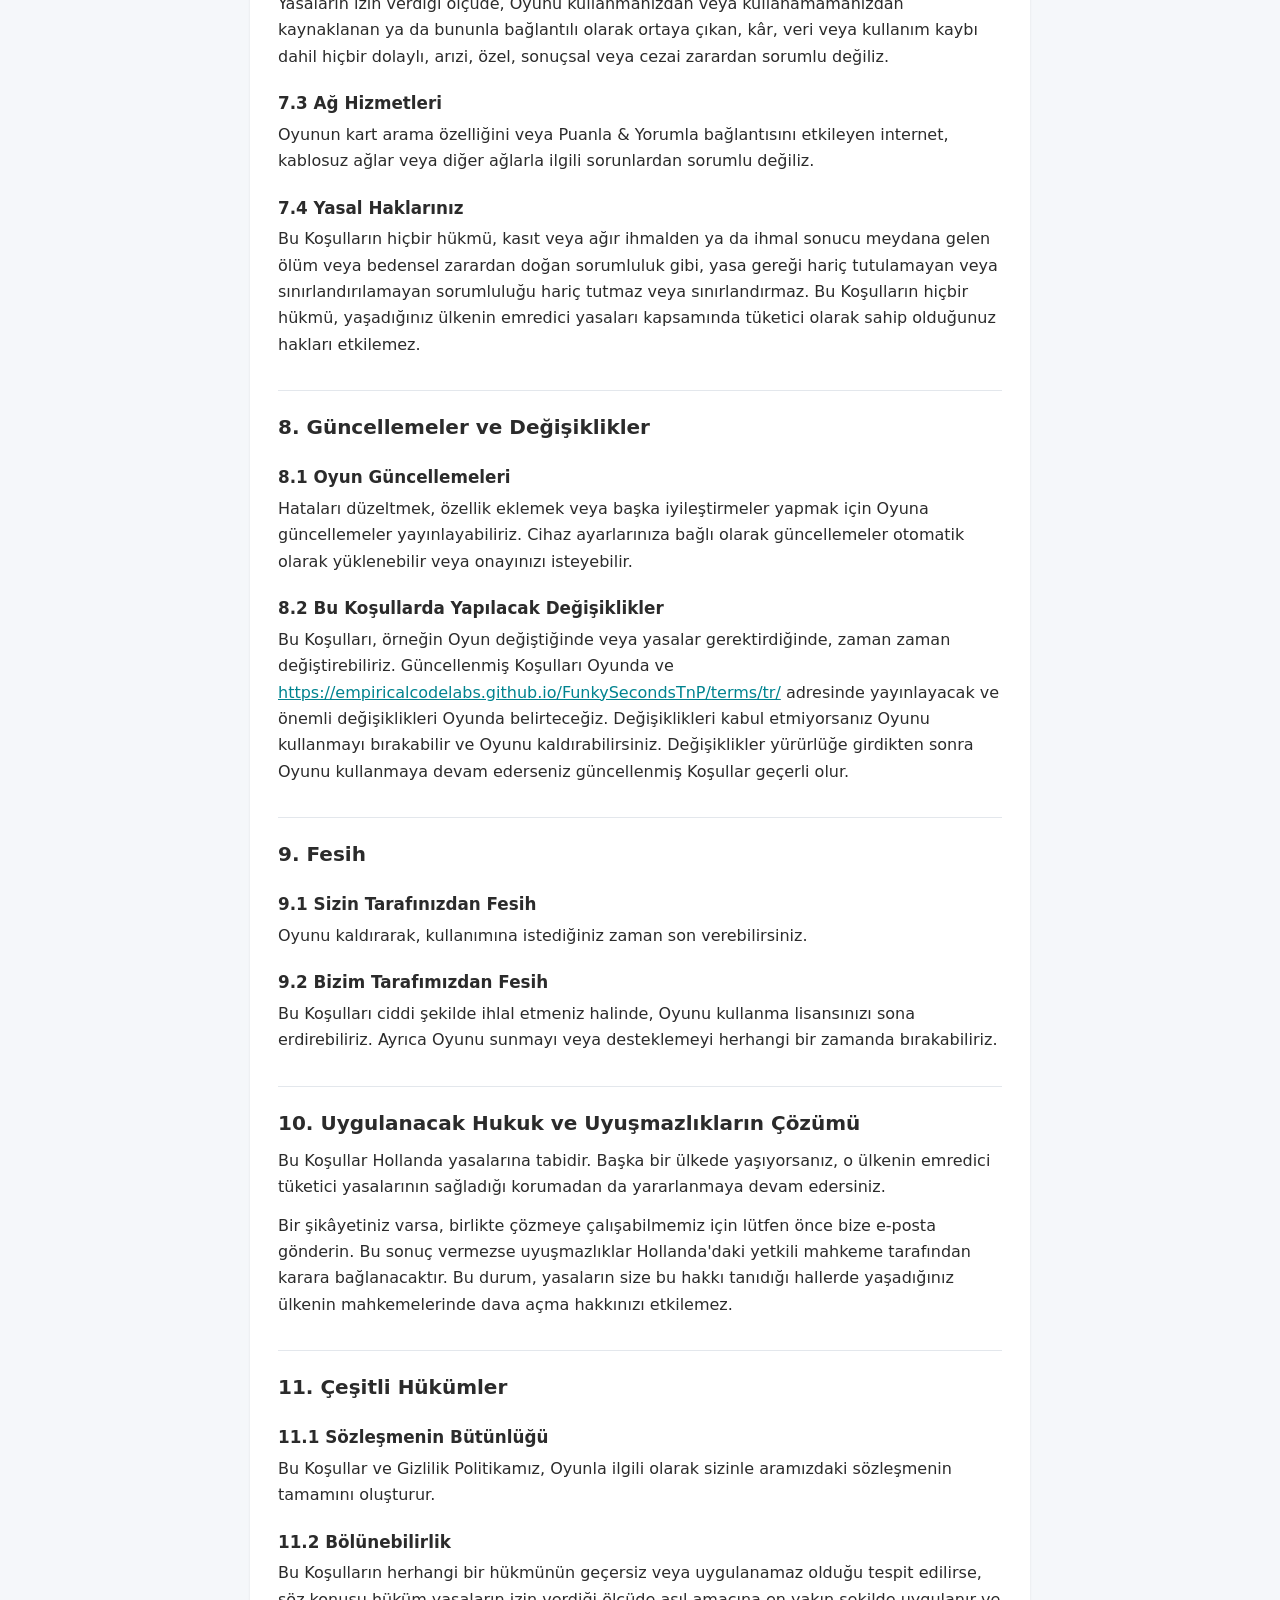
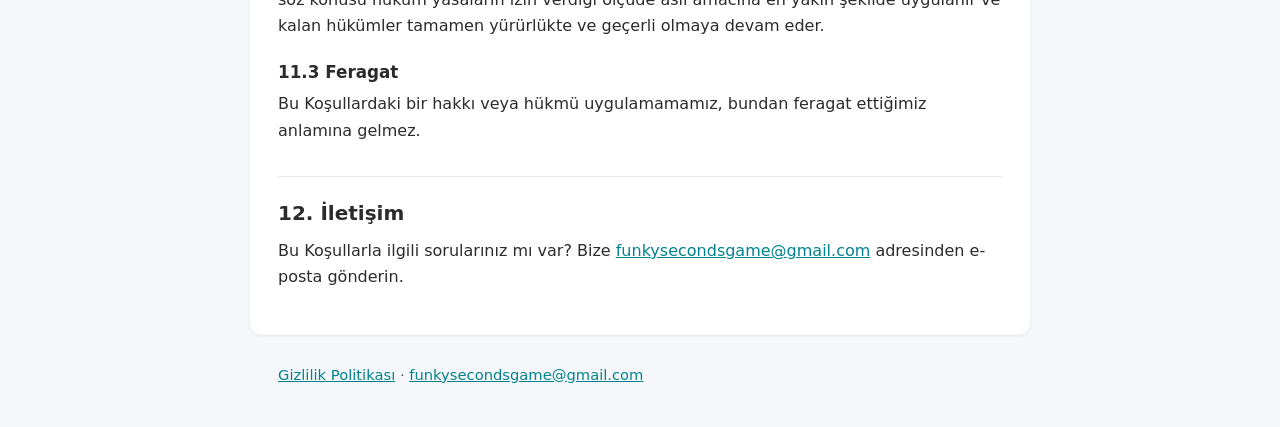
<file: terms/tr/index.html>
<!DOCTYPE html>
<html lang="tr">
<head>
  <meta charset="utf-8">
  <meta name="viewport" content="width=device-width, initial-scale=1">
  <title>Şartlar ve Koşullar – Funky Seconds</title>
  <link rel="stylesheet" href="../../style.css">
</head>
<body>
  <header>
    <div class="bar">
      <a class="brand" href="../../">Funky Seconds</a>
      <nav class="langs" aria-label="Language">
        <a href="../../terms/" lang="en" hreflang="en">English</a>
        <a href="../../terms/af/" lang="af" hreflang="af">Afrikaans</a>
        <a href="../../terms/nl/" lang="nl" hreflang="nl">Nederlands</a>
        <a href="../../terms/pt/" lang="pt" hreflang="pt">Português</a>
        <a href="../../terms/tr/" lang="tr" hreflang="tr" aria-current="page">Türkçe</a>
      </nav>
    </div>
  </header>
  <main>
    <h1>Şartlar ve Koşullar</h1>
    <p class="updated">Son güncelleme: 5 Kasım 2026</p>
    <h2>1. Giriş</h2>
    <p>Hollanda'da yerleşik olan ve EmpiricalCodeLabs ticari adıyla faaliyet gösteren Benic van Wyk ("biz", "bize", "bizim") tarafından geliştirilen bir kelime tahmin parti oyunu olan Funky Seconds'a ("Oyun") hoş geldiniz. Bu Şartlar ve Koşullar ("Koşullar"), Oyunu kullanımınızı düzenler. Oyunu indirerek, yükleyerek veya kullanarak bu Koşulları kabul etmiş olursunuz. Kabul etmiyorsanız lütfen Oyunu kullanmayın.</p>
    <p>Bilgileri nasıl ele aldığımız Gizlilik Politikamızda açıklanmaktadır.</p>
    <h2>2. Lisans ve Kullanım</h2>
    <h3>2.1 Lisans Verilmesi</h3>
    <p>Size, Oyunu sahip olduğunuz veya kontrolünüzde bulunan cihazlarda kişisel ve ticari olmayan kullanımınız için indirmeniz, yüklemeniz ve kullanmanız amacıyla sınırlı, münhasır olmayan, devredilemez ve geri alınabilir bir lisans veriyoruz.</p>
    <h3>2.2 Kısıtlamalar</h3>
    <p>Aşağıdakileri yapmamayı kabul edersiniz:</p>
    <ul>
      <li>Yürürlükteki yasaların izin verdiği durumlar dışında Oyunu değiştirmek, uyarlamak, çevirmek, tersine mühendislik uygulamak, kaynak koda dönüştürmek (decompile) veya çözümlemek (disassemble)</li>
      <li>Oyunu herhangi bir yasa dışı amaçla veya yürürlükteki herhangi bir yasayı ihlal edecek şekilde kullanmak</li>
      <li>Oyuna dayalı türev eserler oluşturmak</li>
      <li>Oyunu iznimiz olmadan kopyalamak, dağıtmak veya herkese açık şekilde sergilemek</li>
      <li>Oyun üzerindeki herhangi bir mülkiyet bildirimini veya etiketini kaldırmak</li>
      <li>Önceden yazılı onayımızı almadan Oyunu ticari amaçlarla kullanmak</li>
    </ul>
    <h2>3. İçeriğiniz</h2>
    <h3>3.1 Özel Kartlar ve Adlar</h3>
    <p>Özel kartlar oluşturabilir, oyuncu ve takım adları girebilirsiniz. Bu içerik size aittir. İçerik cihazınızda kalır ve hiçbir zaman bize gönderilmez.</p>
    <h3>3.2 Yasaklanmış İçerik</h3>
    <p>Diğer oyunculara gösterdikleriniz dahil, oluşturduğunuz içerikten siz sorumlusunuz. Aşağıdaki nitelikte içerik oluşturmamayı kabul edersiniz:</p>
    <ul>
      <li>Yasa dışı, zararlı, tehdit edici, hakaret içeren, taciz edici veya karalayıcı</li>
      <li>Müstehcen, kaba veya rencide edici</li>
      <li>Başkalarının fikri mülkiyet haklarını ihlal eden</li>
      <li>Yanıltıcı, hileli veya aldatıcı</li>
    </ul>
    <h2>4. Harici Bağlantılar</h2>
    <h3>4.1 Kart Arama</h3>
    <p>Oyun, kart kelimelerini internette aramanıza olanak tanır. Bu, cihazınızın web tarayıcısını ve harici bir arama motorunu açar. Harici web sitelerini kontrol etmiyor veya onaylamıyoruz; bu siteleri kullanımınız, sitelerin kendi şartlarına ve gizlilik politikalarına tabidir.</p>
    <h3>4.2 Google Play</h3>
    <p>Puanla &amp; Yorumla seçeneği Google Play Store'u açar. Google Play'i kullanımınız Google'ın şartlarına tabidir. Oyun başka hiçbir üçüncü taraf hizmeti kullanmaz.</p>
    <h3>4.3 Harici Bağlantılara İlişkin Sorumluluk Reddi</h3>
    <p>Aşağıdakilerden sorumlu değiliz:</p>
    <ul>
      <li>Harici web sitelerinin veya kaynakların erişilebilirliği ya da doğruluğu</li>
      <li>Bu web sitelerinde veya kaynaklarda bulunan ya da bunlar aracılığıyla sunulan her türlü içerik, reklam, ürün veya diğer materyaller</li>
      <li>Herhangi bir harici web sitesinin veya kaynağın kullanımından kaynaklanan ya da bununla bağlantılı olarak ortaya çıkan her türlü zarar veya kayıp</li>
    </ul>
    <h2>5. Veri Depolama</h2>
    <h3>5.1 Yerel Depolama</h3>
    <p>Oyun ilerlemesi, ayarlar, oyuncu ve takım adları ile özel kartlar dahil olmak üzere Oyunun oluşturduğu tüm veriler yalnızca cihazınızda saklanır. Bu verileri toplamıyor veya almıyoruz. Gizlilik Politikamız bunu ayrıntılı olarak açıklar.</p>
    <h3>5.2 Verilerin Saklanması ve Silinmesi</h3>
    <p>Verileriniz, siz bunları Oyunda silene, uygulamanın depolama alanını temizleyene veya Oyunu kaldırana kadar cihazınızda kalır. Cihaz ayarlarınızda yedekleme açıksa verilerin bir kopyası cihaz yedeğinizde de tutulabilir. Kaybolan verileri sizin için kurtaramayız.</p>
    <h3>5.3 Cihazınız</h3>
    <p>Cihazınızın ve üzerindeki verilerin güvenliğinden siz sorumlusunuz. Ekran kilidi gibi cihaz güvenlik özelliklerini kullanmanızı öneririz.</p>
    <h2>6. Fikri Mülkiyet</h2>
    <h3>6.1 Mülkiyet</h3>
    <p>İçeriği, özellikleri ve işlevleri dahil olmak üzere Oyun, bize veya lisans verenlerimize aittir ve telif hakkı ile diğer fikri mülkiyet yasalarıyla korunmaktadır.</p>
    <h3>6.2 Uygulama Adı ve Marka</h3>
    <p>"Funky Seconds" adı ve ilgili logolar Oyunu tanımlar. Önceden yazılı iznimiz olmadan bunları kullanamazsınız.</p>
    <h3>6.3 Kartlardaki Adlar ve Ticari Markalar</h3>
    <p>Kartlarda gerçek kişilerden, yerlerden, markalardan, filmlerden, kitaplardan ve diğer eserlerden söz edilebilir. Bunlar yalnızca tahmin edilecek kelimeler olarak kullanılır. Ticari markalar sahiplerine aittir ve bunların Oyunda yer alması, herhangi birinin Oyunla bağlantılı olduğu veya Oyunu onayladığı anlamına gelmez.</p>
    <h2>7. Sorumluluk Reddi ve Sorumluluğun Sınırlandırılması</h2>
    <h3>7.1 Garanti Reddi</h3>
    <p>Yasaların izin verdiği ölçüde Oyun, ticari elverişlilik, belirli bir amaca uygunluk ve hak ihlali bulunmaması garantileri dahil olmak üzere, açık veya zımni hiçbir garanti olmaksızın "olduğu gibi" ve "mevcut olduğu şekliyle" sunulmaktadır.</p>
    <h3>7.2 Sorumluluğun Sınırlandırılması</h3>
    <p>Yasaların izin verdiği ölçüde, Oyunu kullanmanızdan veya kullanamamanızdan kaynaklanan ya da bununla bağlantılı olarak ortaya çıkan, kâr, veri veya kullanım kaybı dahil hiçbir dolaylı, arızi, özel, sonuçsal veya cezai zarardan sorumlu değiliz.</p>
    <h3>7.3 Ağ Hizmetleri</h3>
    <p>Oyunun kart arama özelliğini veya Puanla &amp; Yorumla bağlantısını etkileyen internet, kablosuz ağlar veya diğer ağlarla ilgili sorunlardan sorumlu değiliz.</p>
    <h3>7.4 Yasal Haklarınız</h3>
    <p>Bu Koşulların hiçbir hükmü, kasıt veya ağır ihmalden ya da ihmal sonucu meydana gelen ölüm veya bedensel zarardan doğan sorumluluk gibi, yasa gereği hariç tutulamayan veya sınırlandırılamayan sorumluluğu hariç tutmaz veya sınırlandırmaz. Bu Koşulların hiçbir hükmü, yaşadığınız ülkenin emredici yasaları kapsamında tüketici olarak sahip olduğunuz hakları etkilemez.</p>
    <h2>8. Güncellemeler ve Değişiklikler</h2>
    <h3>8.1 Oyun Güncellemeleri</h3>
    <p>Hataları düzeltmek, özellik eklemek veya başka iyileştirmeler yapmak için Oyuna güncellemeler yayınlayabiliriz. Cihaz ayarlarınıza bağlı olarak güncellemeler otomatik olarak yüklenebilir veya onayınızı isteyebilir.</p>
    <h3>8.2 Bu Koşullarda Yapılacak Değişiklikler</h3>
    <p>Bu Koşulları, örneğin Oyun değiştiğinde veya yasalar gerektirdiğinde, zaman zaman değiştirebiliriz. Güncellenmiş Koşulları Oyunda ve <a href="https://empiricalcodelabs.github.io/FunkySecondsTnP/terms/tr/">https://empiricalcodelabs.github.io/FunkySecondsTnP/terms/tr/</a> adresinde yayınlayacak ve önemli değişiklikleri Oyunda belirteceğiz. Değişiklikleri kabul etmiyorsanız Oyunu kullanmayı bırakabilir ve Oyunu kaldırabilirsiniz. Değişiklikler yürürlüğe girdikten sonra Oyunu kullanmaya devam ederseniz güncellenmiş Koşullar geçerli olur.</p>
    <h2>9. Fesih</h2>
    <h3>9.1 Sizin Tarafınızdan Fesih</h3>
    <p>Oyunu kaldırarak, kullanımına istediğiniz zaman son verebilirsiniz.</p>
    <h3>9.2 Bizim Tarafımızdan Fesih</h3>
    <p>Bu Koşulları ciddi şekilde ihlal etmeniz halinde, Oyunu kullanma lisansınızı sona erdirebiliriz. Ayrıca Oyunu sunmayı veya desteklemeyi herhangi bir zamanda bırakabiliriz.</p>
    <h2>10. Uygulanacak Hukuk ve Uyuşmazlıkların Çözümü</h2>
    <p>Bu Koşullar Hollanda yasalarına tabidir. Başka bir ülkede yaşıyorsanız, o ülkenin emredici tüketici yasalarının sağladığı korumadan da yararlanmaya devam edersiniz.</p>
    <p>Bir şikâyetiniz varsa, birlikte çözmeye çalışabilmemiz için lütfen önce bize e-posta gönderin. Bu sonuç vermezse uyuşmazlıklar Hollanda'daki yetkili mahkeme tarafından karara bağlanacaktır. Bu durum, yasaların size bu hakkı tanıdığı hallerde yaşadığınız ülkenin mahkemelerinde dava açma hakkınızı etkilemez.</p>
    <h2>11. Çeşitli Hükümler</h2>
    <h3>11.1 Sözleşmenin Bütünlüğü</h3>
    <p>Bu Koşullar ve Gizlilik Politikamız, Oyunla ilgili olarak sizinle aramızdaki sözleşmenin tamamını oluşturur.</p>
    <h3>11.2 Bölünebilirlik</h3>
    <p>Bu Koşulların herhangi bir hükmünün geçersiz veya uygulanamaz olduğu tespit edilirse, söz konusu hüküm yasaların izin verdiği ölçüde asıl amacına en yakın şekilde uygulanır ve kalan hükümler tamamen yürürlükte ve geçerli olmaya devam eder.</p>
    <h3>11.3 Feragat</h3>
    <p>Bu Koşullardaki bir hakkı veya hükmü uygulamamamız, bundan feragat ettiğimiz anlamına gelmez.</p>
    <h2>12. İletişim</h2>
    <p>Bu Koşullarla ilgili sorularınız mı var? Bize <a href="mailto:funkysecondsgame@gmail.com">funkysecondsgame@gmail.com</a> adresinden e-posta gönderin.</p>
  </main>
  <footer>
    <a href="../../privacy/tr/">Gizlilik Politikası</a> · <a href="mailto:funkysecondsgame@gmail.com">funkysecondsgame@gmail.com</a>
  </footer>
</body>
</html>
</file>
<file: style.css>
:root {
  --accent: #00838F;
  --bg: #F5F7FA;
  --card: #FFFFFF;
  --text: #2B2B2B;
  --muted: #5F6368;
  --line: #E3E7EC;
  color-scheme: light dark;
}
@media (prefers-color-scheme: dark) {
  :root {
    --accent: #4DD0E1;
    --bg: #121417;
    --card: #1C1F24;
    --text: #E6E6E6;
    --muted: #9AA0A6;
    --line: #2C3036;
  }
}
* { box-sizing: border-box; }
body {
  margin: 0;
  background: var(--bg);
  color: var(--text);
  font: 16px/1.65 system-ui, -apple-system, "Segoe UI", Roboto, sans-serif;
}
a { color: var(--accent); }
header { background: linear-gradient(90deg, #00838F, #7D3C98); }
.bar {
  max-width: 780px;
  margin: 0 auto;
  padding: 14px 20px;
  display: flex;
  flex-wrap: wrap;
  gap: 6px 20px;
  align-items: center;
  justify-content: space-between;
}
.brand { color: #FFF; font-weight: 700; font-size: 1.15rem; text-decoration: none; }
.langs { display: flex; flex-wrap: wrap; gap: 4px 14px; }
.langs a { color: #FFF; opacity: .85; text-decoration: none; font-size: .95rem; }
.langs a:hover { opacity: 1; text-decoration: underline; }
.langs a[aria-current] { opacity: 1; font-weight: 700; text-decoration: underline; }
main {
  max-width: 780px;
  margin: 28px auto;
  padding: 32px 28px;
  background: var(--card);
  border-radius: 12px;
  box-shadow: 0 1px 3px rgba(0, 0, 0, .08);
}
h1 { margin: 0 0 4px; font-size: 1.9rem; line-height: 1.25; }
.updated { margin: 0 0 8px; color: var(--muted); }
h2 {
  margin: 32px 0 8px;
  padding-top: 20px;
  border-top: 1px solid var(--line);
  font-size: 1.25rem;
}
h3 { margin: 20px 0 4px; font-size: 1.05rem; }
p { margin: 0 0 12px; }
ul { margin: 0 0 12px; padding-left: 1.4em; }
li { margin-bottom: 4px; }
.language-list { list-style: none; padding: 0; margin-top: 24px; }
.language-list li {
  display: flex;
  flex-wrap: wrap;
  gap: 4px 20px;
  padding: 14px 0;
  border-top: 1px solid var(--line);
}
.lang-name { min-width: 120px; font-weight: 600; }
.doc-links { display: flex; flex-wrap: wrap; gap: 4px 20px; }
footer {
  max-width: 780px;
  margin: 0 auto 40px;
  padding: 0 28px;
  color: var(--muted);
  font-size: .92rem;
}
@media (max-width: 640px) {
  main { margin: 0; padding: 22px 18px; border-radius: 0; box-shadow: none; }
  footer { padding: 18px; }
}
</file>
